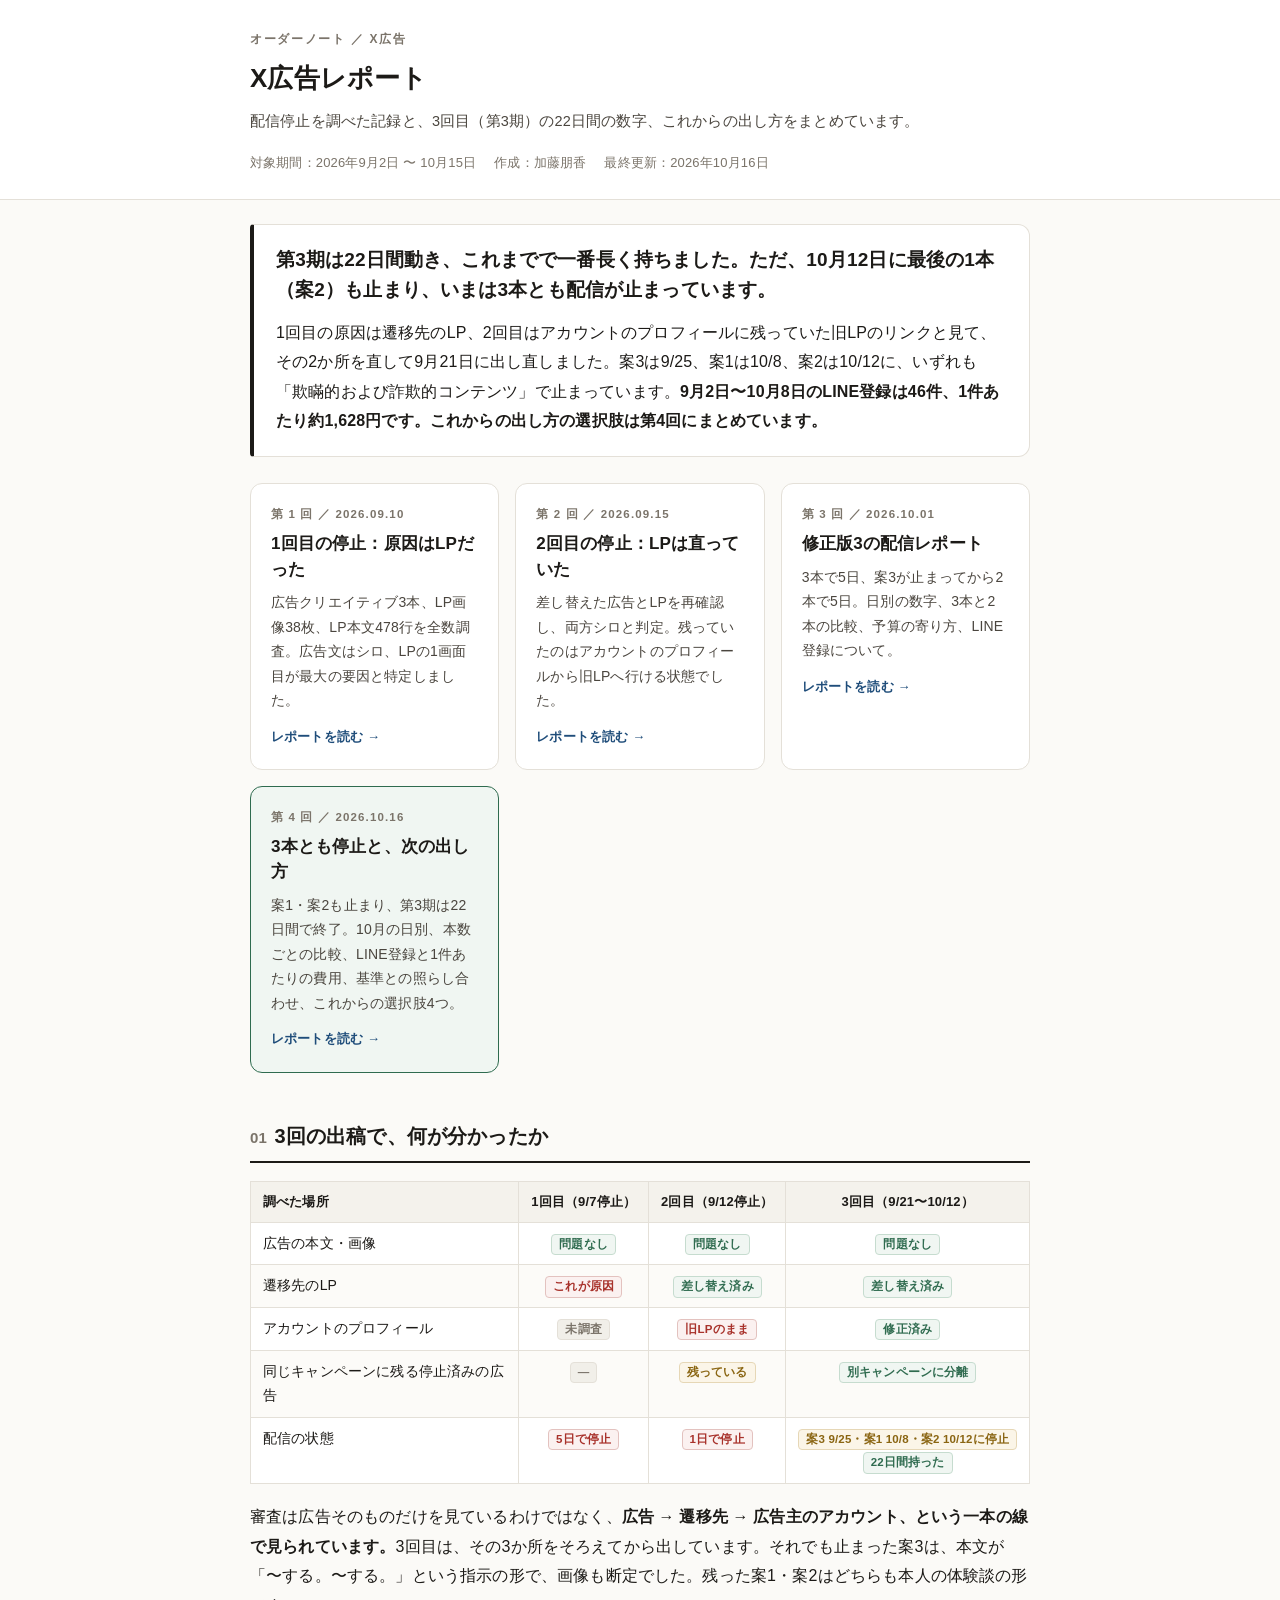
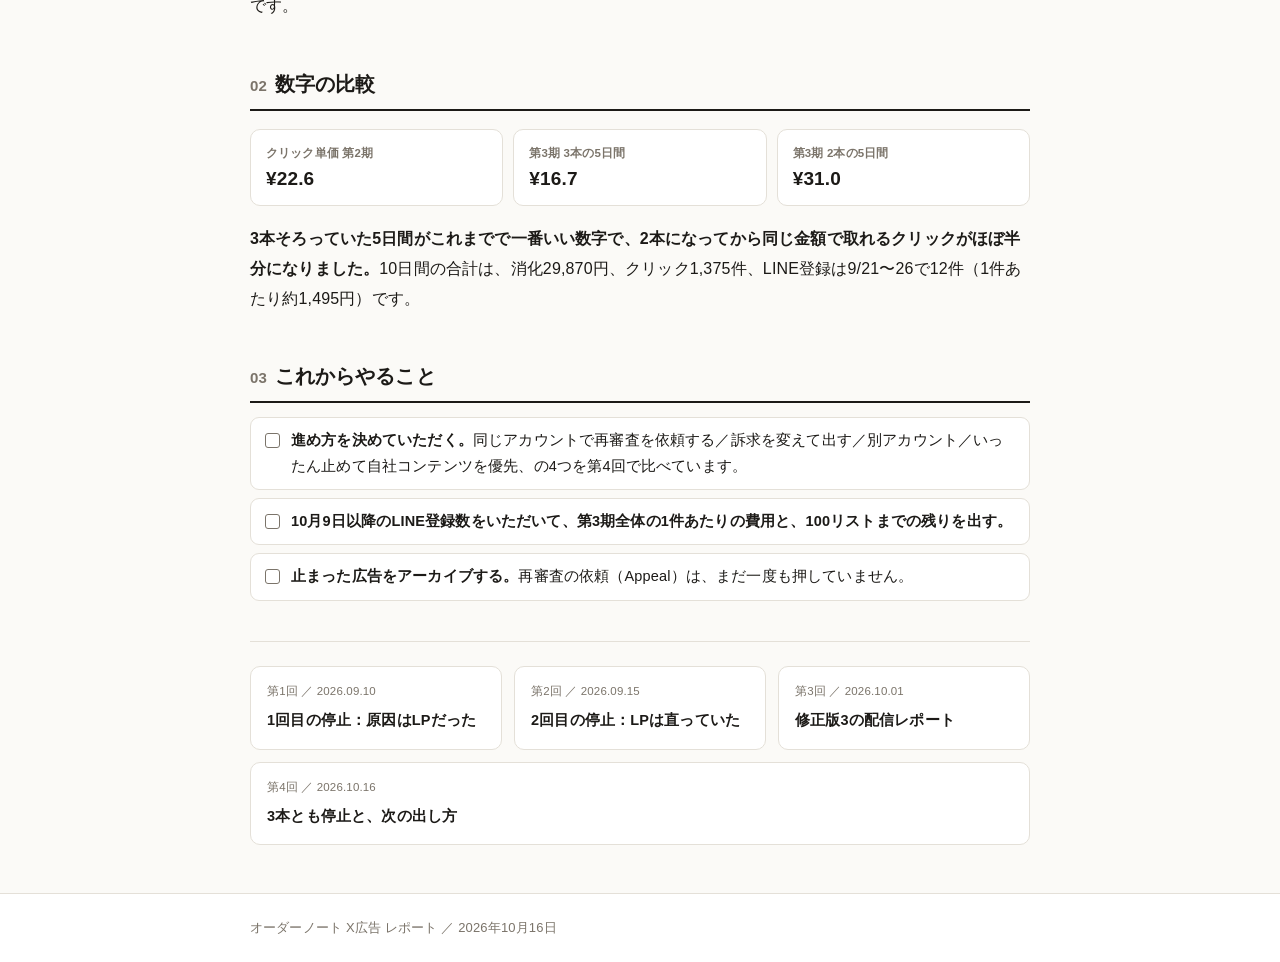
<file: index.html>
<!doctype html>
<html lang="ja">
<head>
<meta charset="utf-8">
<meta name="viewport" content="width=device-width,initial-scale=1,viewport-fit=cover">
<meta name="robots" content="noindex,nofollow">
<title>X広告レポート｜オーダーノート</title>
<link rel="stylesheet" href="style.css">
<style>
.cards.three{gap:16px}
@media(min-width:660px){.cards.three{grid-template-columns:1fr 1fr}}
@media(min-width:900px){.cards.three{grid-template-columns:repeat(3,1fr)}}
.card.now{border-color:var(--ok);background:var(--ok-bg)}
</style>
</head>
<body>

<header class="masthead">
  <div class="wrap">
    <p class="eyebrow">オーダーノート ／ X広告</p>
    <h1>X広告レポート</h1>
    <p class="sub">配信停止を調べた記録と、3回目（第3期）の22日間の数字、これからの出し方をまとめています。</p>
    <ul class="meta">
      <li>対象期間：2026年9月2日 〜 10月15日</li>
      <li>作成：加藤朋香</li>
      <li>最終更新：2026年10月16日</li>
    </ul>
  </div>
</header>

<main class="wrap">

  <div class="verdict">
    <p class="lead">第3期は22日間動き、これまでで一番長く持ちました。ただ、10月12日に最後の1本（案2）も止まり、いまは3本とも配信が止まっています。</p>
    <p>1回目の原因は遷移先のLP、2回目はアカウントのプロフィールに残っていた旧LPのリンクと見て、その2か所を直して9月21日に出し直しました。案3は9/25、案1は10/8、案2は10/12に、いずれも「欺瞞的および詐欺的コンテンツ」で止まっています。<strong>9月2日〜10月8日のLINE登録は46件、1件あたり約1,628円です。これからの出し方の選択肢は第4回にまとめています。</strong></p>
  </div>

  <div class="cards three">
    <a class="card" href="report1.html">
      <span class="k">第 1 回 ／ 2026.09.10</span>
      <span class="h">1回目の停止：原因はLPだった</span>
      <p class="d">広告クリエイティブ3本、LP画像38枚、LP本文478行を全数調査。広告文はシロ、LPの1画面目が最大の要因と特定しました。</p>
      <span class="go">レポートを読む →</span>
    </a>
    <a class="card" href="report2.html">
      <span class="k">第 2 回 ／ 2026.09.15</span>
      <span class="h">2回目の停止：LPは直っていた</span>
      <p class="d">差し替えた広告とLPを再確認し、両方シロと判定。残っていたのはアカウントのプロフィールから旧LPへ行ける状態でした。</p>
      <span class="go">レポートを読む →</span>
    </a>
    <a class="card" href="report3.html">
      <span class="k">第 3 回 ／ 2026.10.01</span>
      <span class="h">修正版3の配信レポート</span>
      <p class="d">3本で5日、案3が止まってから2本で5日。日別の数字、3本と2本の比較、予算の寄り方、LINE登録について。</p>
      <span class="go">レポートを読む →</span>
    </a>
    <a class="card now" href="report4.html">
      <span class="k">第 4 回 ／ 2026.10.16</span>
      <span class="h">3本とも停止と、次の出し方</span>
      <p class="d">案1・案2も止まり、第3期は22日間で終了。10月の日別、本数ごとの比較、LINE登録と1件あたりの費用、基準との照らし合わせ、これからの選択肢4つ。</p>
      <span class="go">レポートを読む →</span>
    </a>
  </div>

  <h2><span class="num">01</span>3回の出稿で、何が分かったか</h2>

  <div class="tw">
  <table>
    <thead>
      <tr><th>調べた場所</th><th class="c">1回目（9/7停止）</th><th class="c">2回目（9/12停止）</th><th class="c">3回目（9/21〜10/12）</th></tr>
    </thead>
    <tbody>
      <tr><td>広告の本文・画像</td><td class="c"><span class="tag ok">問題なし</span></td><td class="c"><span class="tag ok">問題なし</span></td><td class="c"><span class="tag ok">問題なし</span></td></tr>
      <tr><td>遷移先のLP</td><td class="c"><span class="tag ng">これが原因</span></td><td class="c"><span class="tag ok">差し替え済み</span></td><td class="c"><span class="tag ok">差し替え済み</span></td></tr>
      <tr><td>アカウントのプロフィール</td><td class="c"><span class="tag flat">未調査</span></td><td class="c"><span class="tag ng">旧LPのまま</span></td><td class="c"><span class="tag ok">修正済み</span></td></tr>
      <tr><td>同じキャンペーンに残る停止済みの広告</td><td class="c"><span class="tag flat">—</span></td><td class="c"><span class="tag warn">残っている</span></td><td class="c"><span class="tag ok">別キャンペーンに分離</span></td></tr>
      <tr><td>配信の状態</td><td class="c"><span class="tag ng">5日で停止</span></td><td class="c"><span class="tag ng">1日で停止</span></td><td class="c"><span class="tag warn">案3 9/25・案1 10/8・案2 10/12に停止</span><br><span class="tag ok">22日間持った</span></td></tr>
    </tbody>
  </table>
  </div>

  <p>審査は広告そのものだけを見ているわけではなく、<strong>広告 → 遷移先 → 広告主のアカウント、という一本の線で見られています。</strong>3回目は、その3か所をそろえてから出しています。それでも止まった案3は、本文が「〜する。〜する。」という指示の形で、画像も断定でした。残った案1・案2はどちらも本人の体験談の形です。</p>

  <h2><span class="num">02</span>数字の比較</h2>

  <div class="strip">
    <div class="stat"><div class="l">クリック単価 第2期</div><div class="v">¥22.6</div></div>
    <div class="stat"><div class="l">第3期 3本の5日間</div><div class="v">¥16.7</div></div>
    <div class="stat"><div class="l">第3期 2本の5日間</div><div class="v">¥31.0</div></div>
  </div>

  <p><strong>3本そろっていた5日間がこれまでで一番いい数字で、2本になってから同じ金額で取れるクリックがほぼ半分になりました。</strong>10日間の合計は、消化29,870円、クリック1,375件、LINE登録は9/21〜26で12件（1件あたり約1,495円）です。</p>

  <h2><span class="num">03</span>これからやること</h2>

  <ul class="check">
    <li><strong>進め方を決めていただく。</strong>同じアカウントで再審査を依頼する／訴求を変えて出す／別アカウント／いったん止めて自社コンテンツを優先、の4つを第4回で比べています。</li>
    <li><strong>10月9日以降のLINE登録数をいただいて、第3期全体の1件あたりの費用と、100リストまでの残りを出す。</strong></li>
    <li><strong>止まった広告をアーカイブする。</strong>再審査の依頼（Appeal）は、まだ一度も押していません。</li>
  </ul>

  <div class="pager">
    <a href="report1.html"><span class="label">第1回 ／ 2026.09.10</span><span class="name">1回目の停止：原因はLPだった</span></a>
    <a href="report2.html"><span class="label">第2回 ／ 2026.09.15</span><span class="name">2回目の停止：LPは直っていた</span></a>
    <a href="report3.html"><span class="label">第3回 ／ 2026.10.01</span><span class="name">修正版3の配信レポート</span></a>
    <a href="report4.html"><span class="label">第4回 ／ 2026.10.16</span><span class="name">3本とも停止と、次の出し方</span></a>
  </div>

</main>

<footer class="foot">
  <div class="wrap">オーダーノート X広告 レポート ／ 2026年10月16日</div>
</footer>

</body>
</html>
</file>
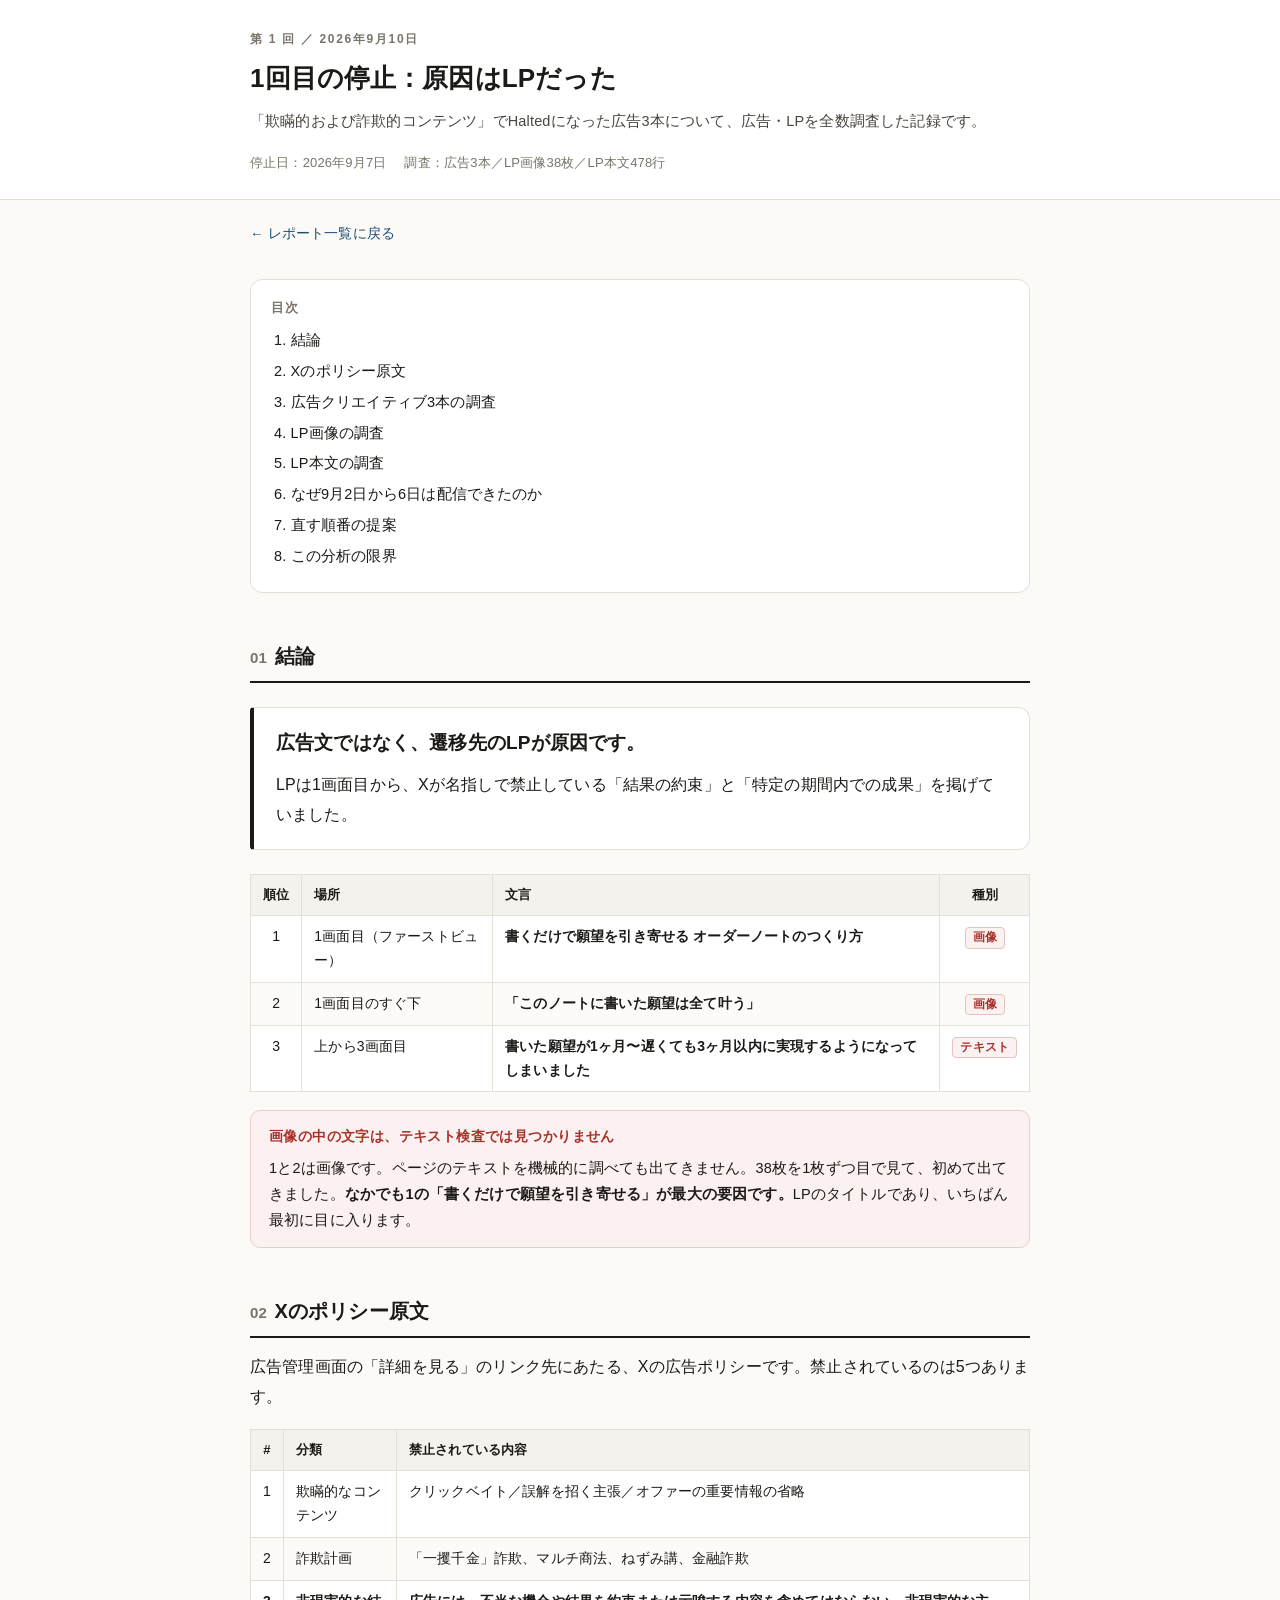
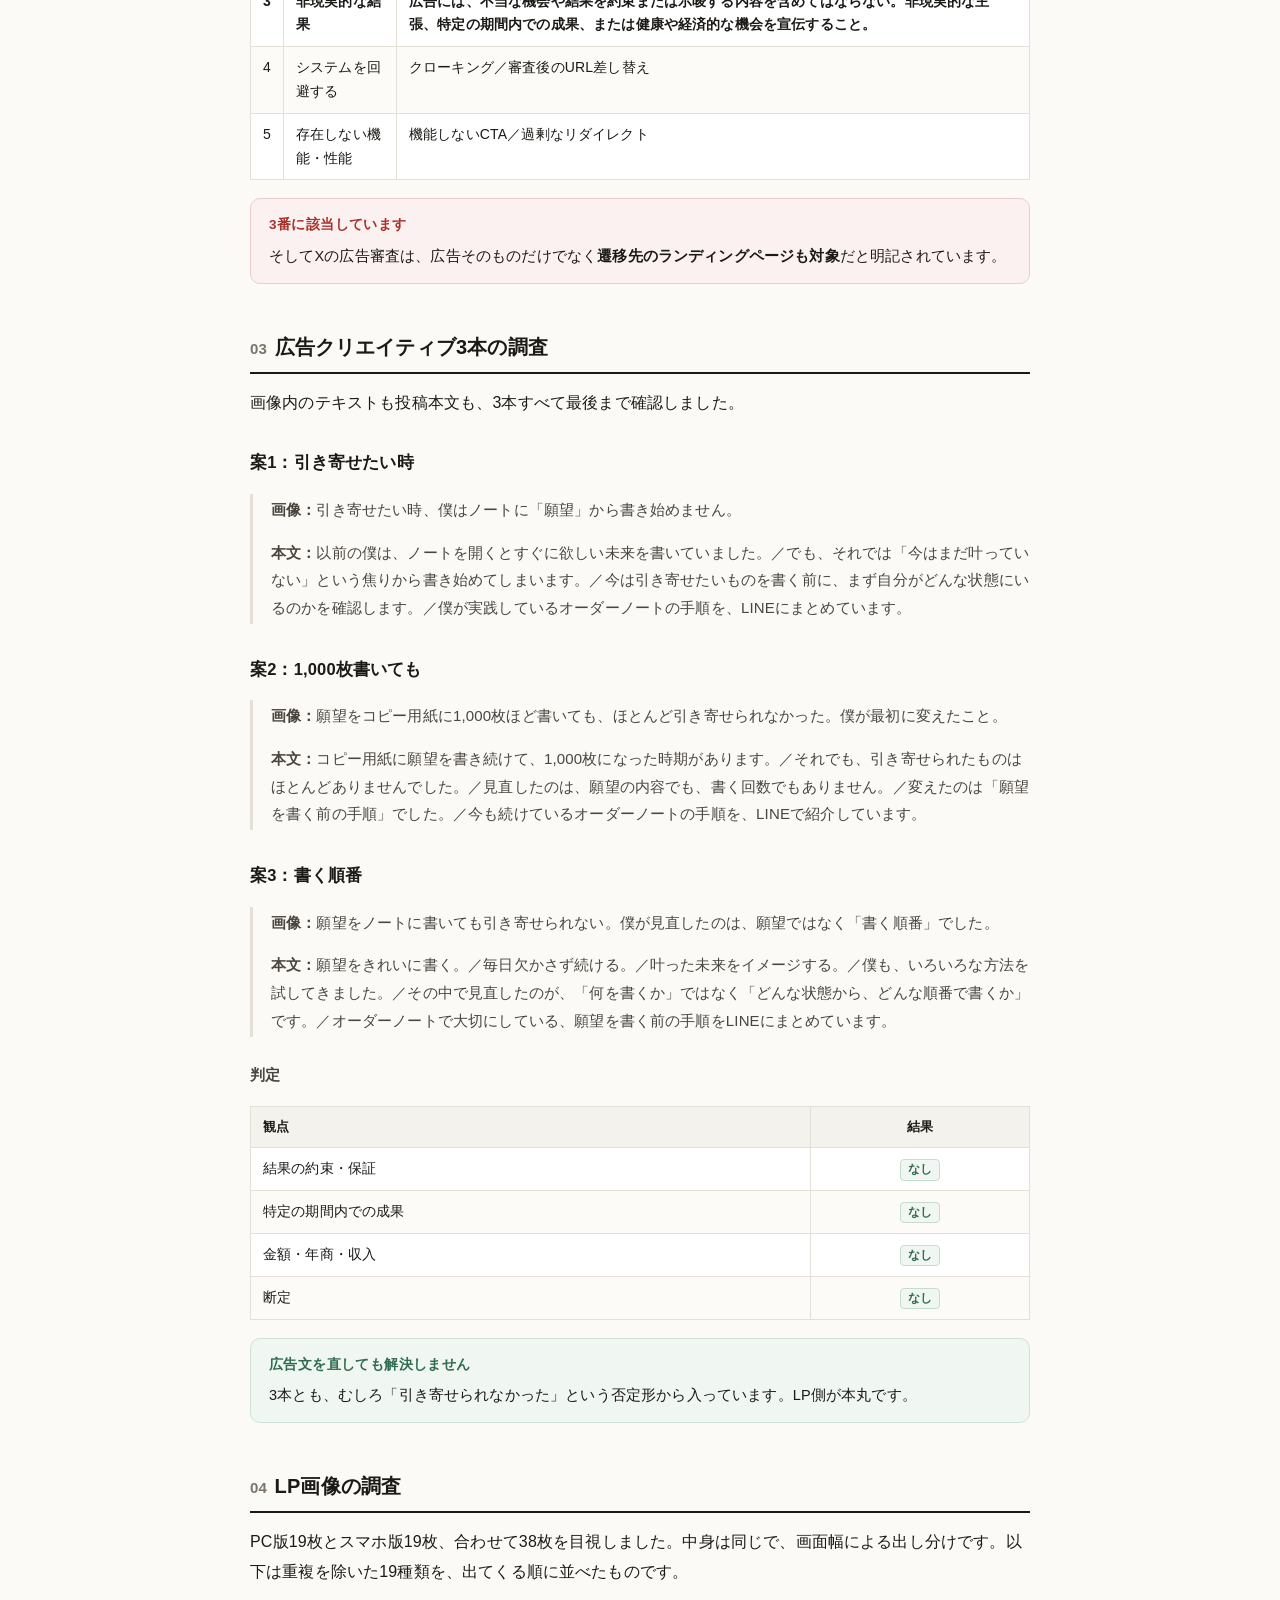
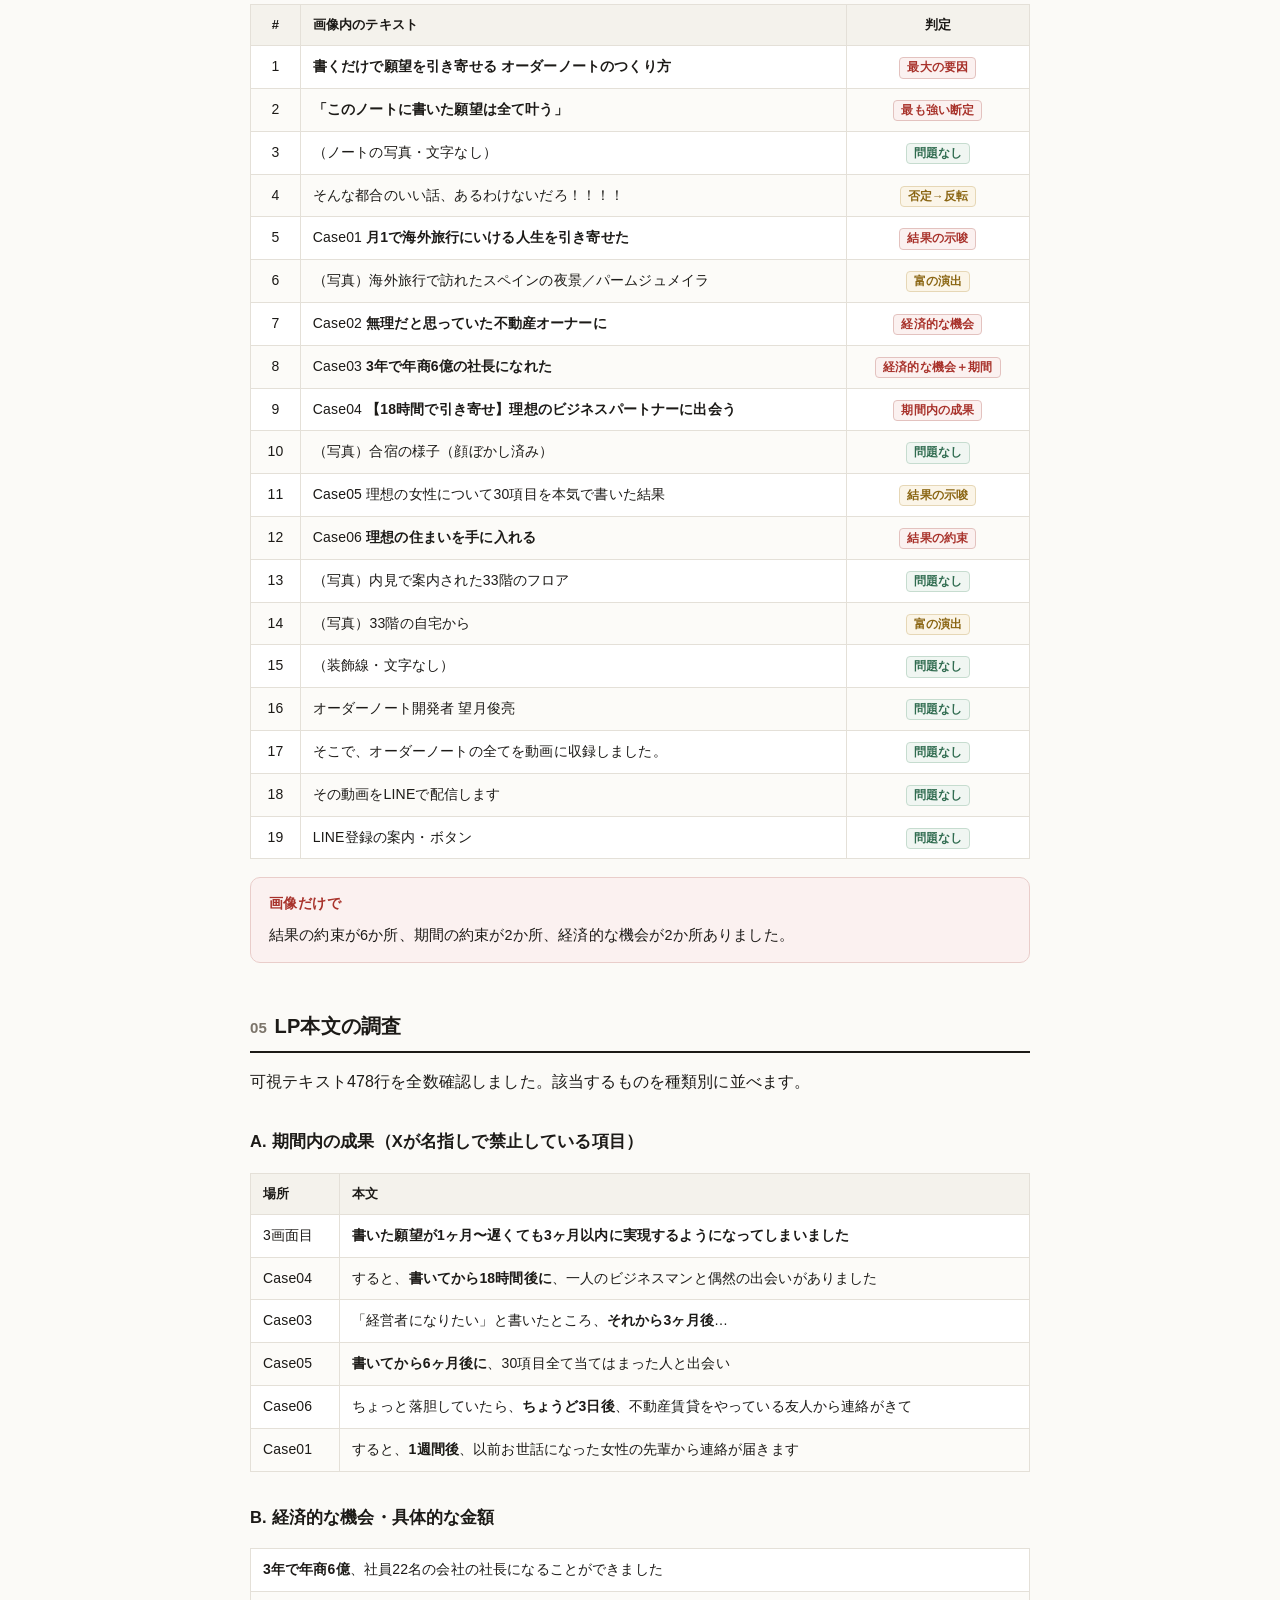
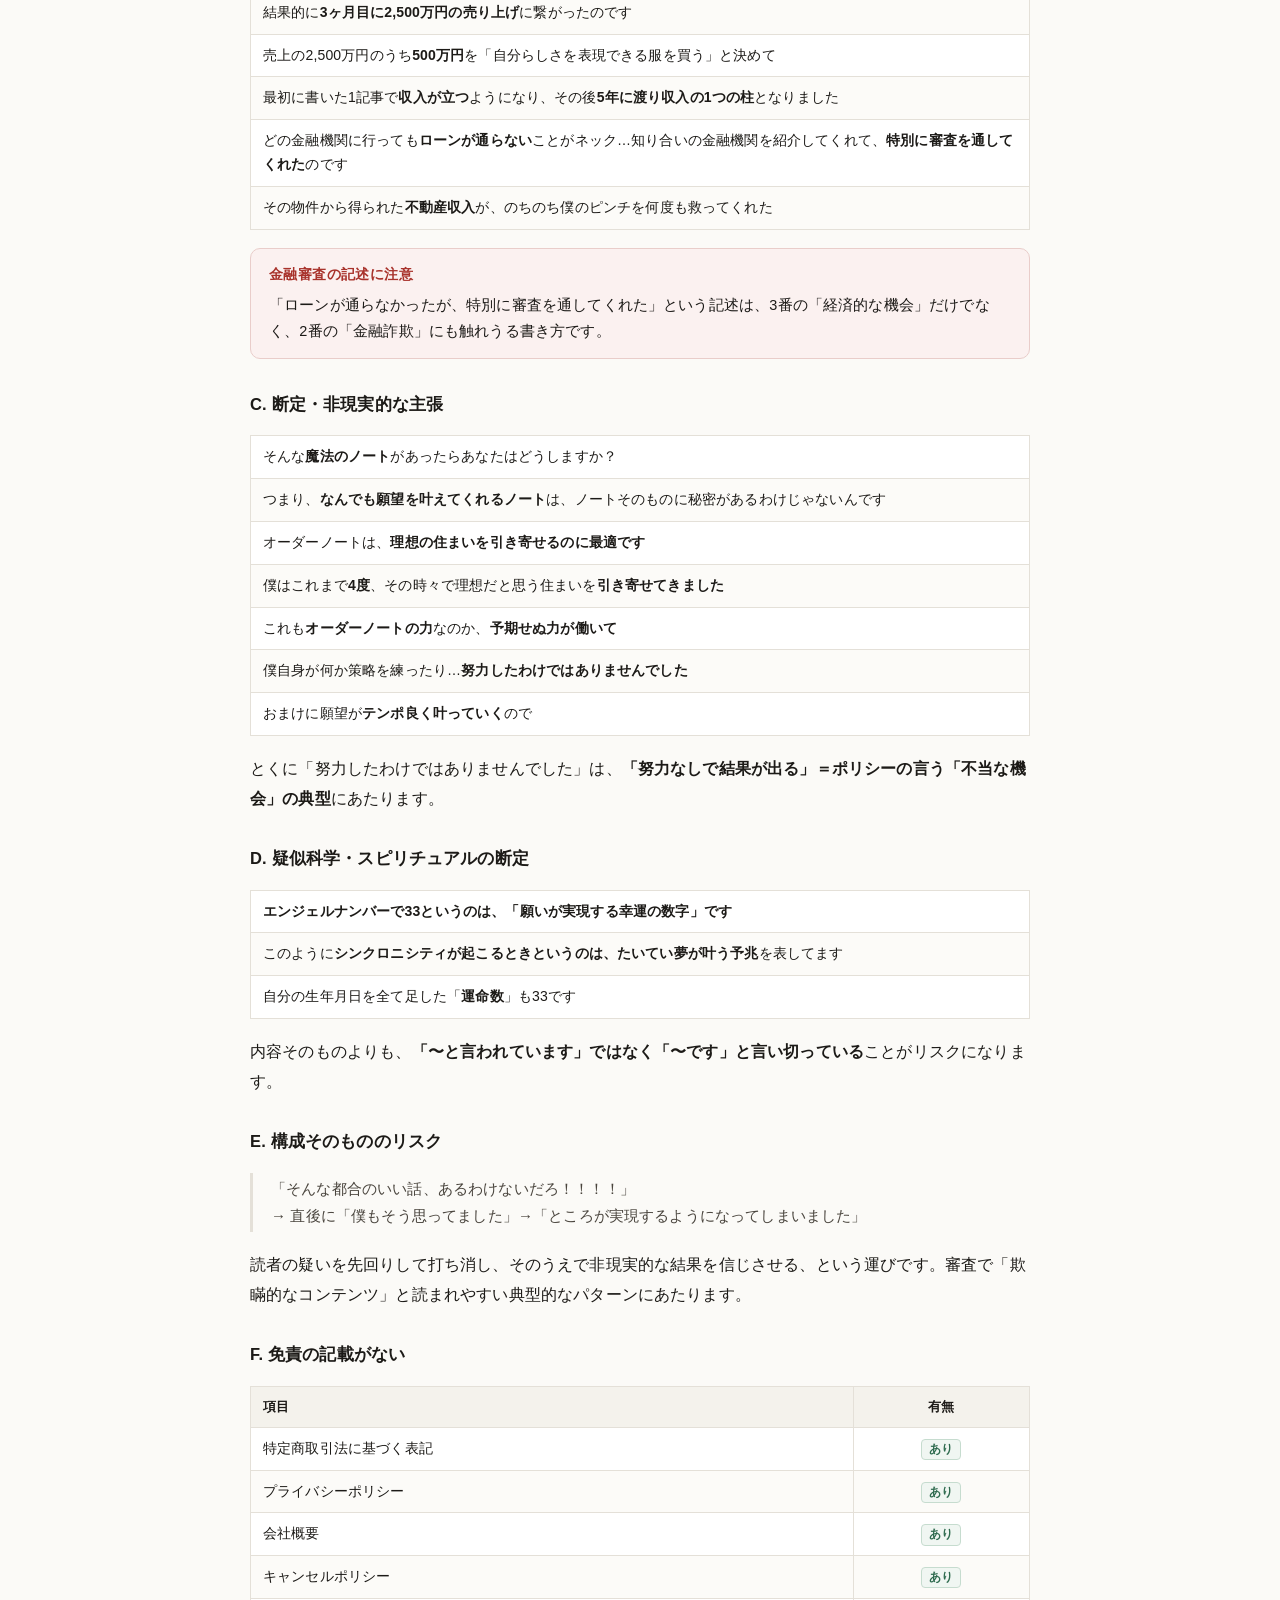
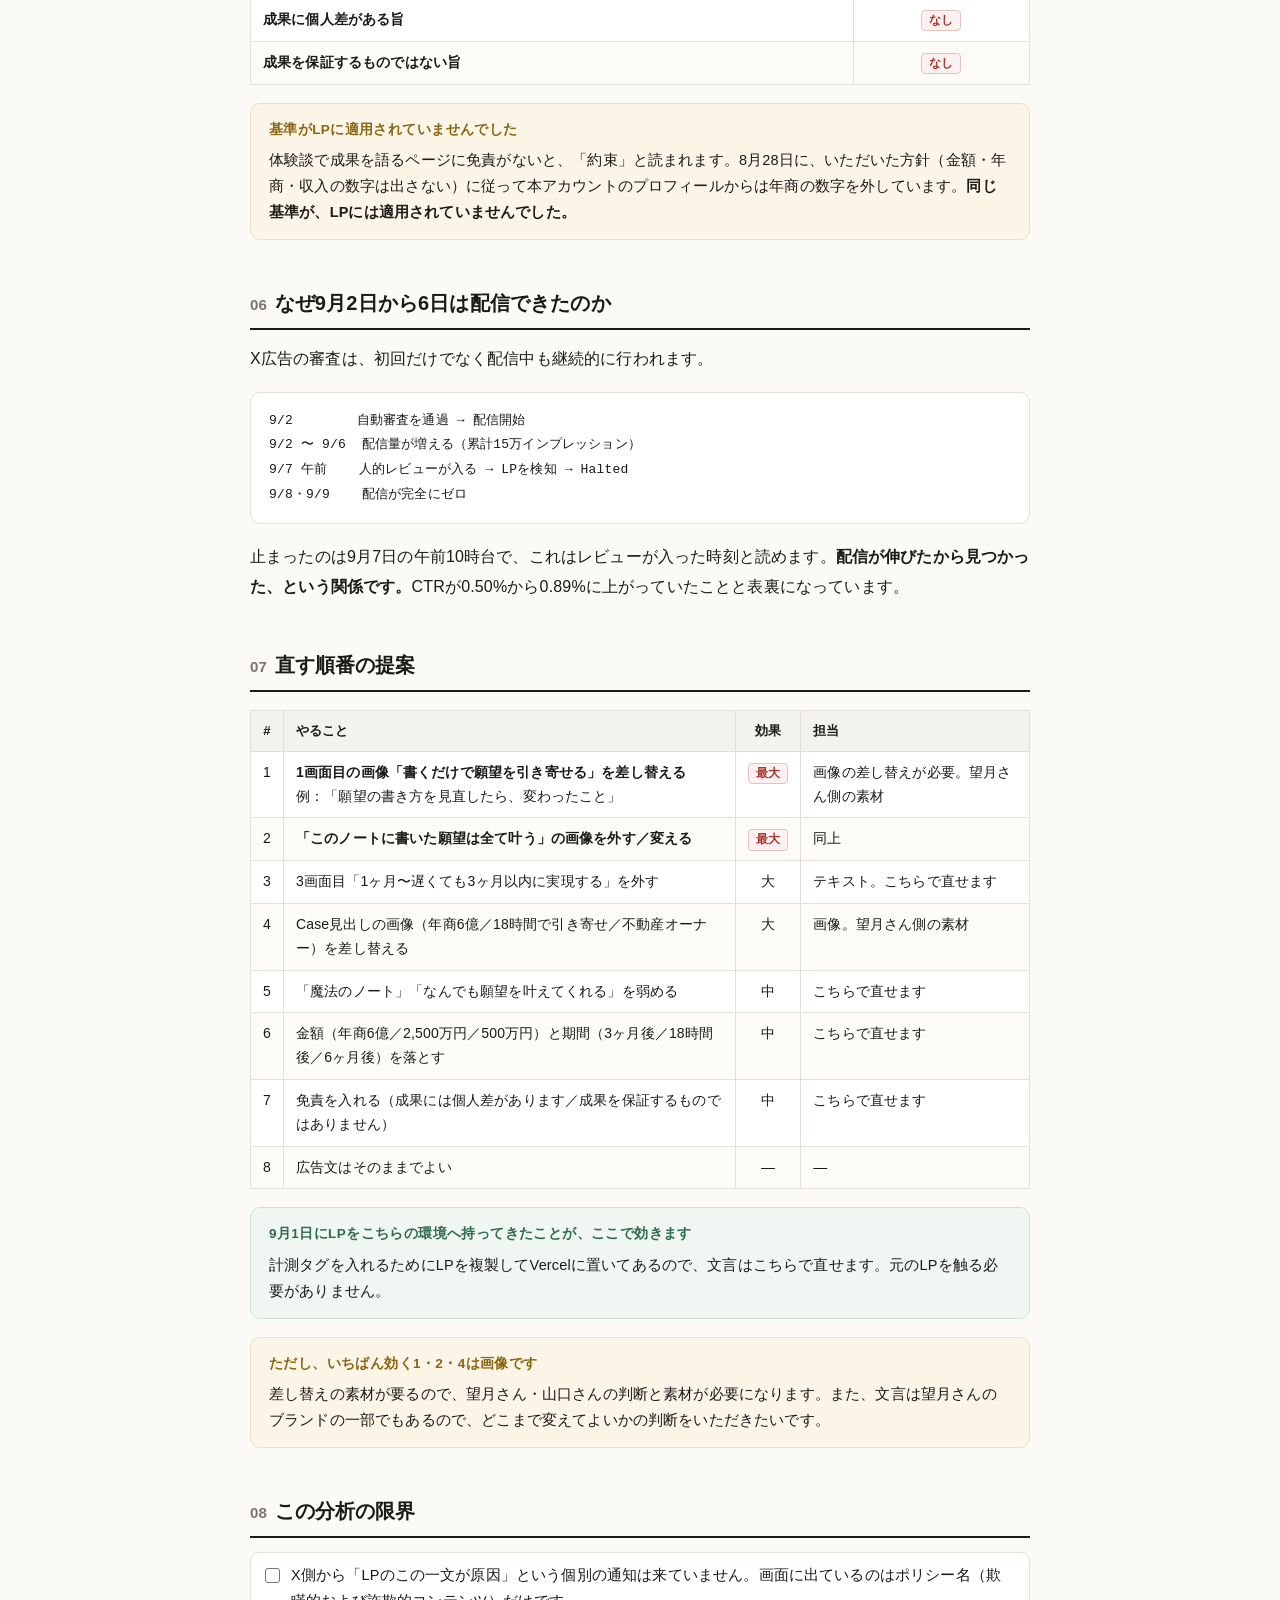
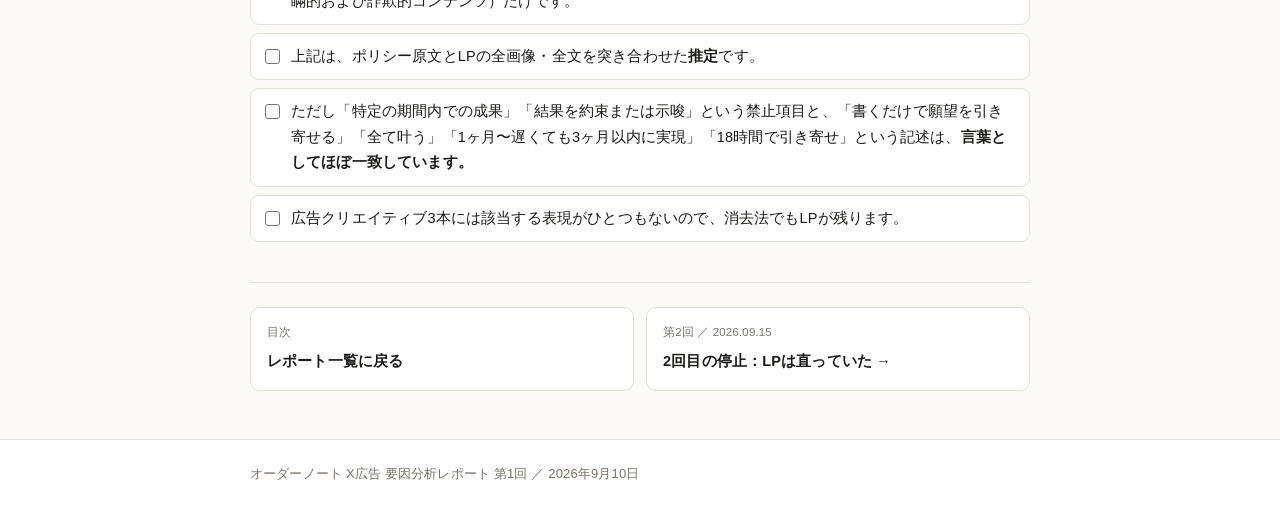
<file: report1.html>
<!doctype html>
<html lang="ja">
<head>
<meta charset="utf-8">
<meta name="viewport" content="width=device-width,initial-scale=1,viewport-fit=cover">
<meta name="robots" content="noindex,nofollow">
<title>第1回 要因分析｜X広告 審査落ち</title>
<link rel="stylesheet" href="style.css">
</head>
<body>

<header class="masthead">
  <div class="wrap">
    <p class="eyebrow">第 1 回 ／ 2026年9月10日</p>
    <h1>1回目の停止：原因はLPだった</h1>
    <p class="sub">「欺瞞的および詐欺的コンテンツ」でHaltedになった広告3本について、広告・LPを全数調査した記録です。</p>
    <ul class="meta">
      <li>停止日：2026年9月7日</li>
      <li>調査：広告3本／LP画像38枚／LP本文478行</li>
    </ul>
  </div>
</header>

<main class="wrap">

  <a class="backlink" href="index.html">← レポート一覧に戻る</a>

  <nav class="toc">
    <h2>目次</h2>
    <ol>
      <li><a href="#s1">結論</a></li>
      <li><a href="#s2">Xのポリシー原文</a></li>
      <li><a href="#s3">広告クリエイティブ3本の調査</a></li>
      <li><a href="#s4">LP画像の調査</a></li>
      <li><a href="#s5">LP本文の調査</a></li>
      <li><a href="#s6">なぜ9月2日から6日は配信できたのか</a></li>
      <li><a href="#s7">直す順番の提案</a></li>
      <li><a href="#s8">この分析の限界</a></li>
    </ol>
  </nav>

  <h2 id="s1"><span class="num">01</span>結論</h2>

  <div class="verdict">
    <p class="lead">広告文ではなく、遷移先のLPが原因です。</p>
    <p>LPは1画面目から、Xが名指しで禁止している「結果の約束」と「特定の期間内での成果」を掲げていました。</p>
  </div>

  <div class="tw">
  <table>
    <thead><tr><th class="c">順位</th><th>場所</th><th>文言</th><th class="c">種別</th></tr></thead>
    <tbody>
      <tr><td class="c">1</td><td>1画面目（ファーストビュー）</td><td><strong>書くだけで願望を引き寄せる オーダーノートのつくり方</strong></td><td class="c"><span class="tag ng">画像</span></td></tr>
      <tr><td class="c">2</td><td>1画面目のすぐ下</td><td><strong>「このノートに書いた願望は全て叶う」</strong></td><td class="c"><span class="tag ng">画像</span></td></tr>
      <tr><td class="c">3</td><td>上から3画面目</td><td><strong>書いた願望が1ヶ月〜遅くても3ヶ月以内に実現するようになってしまいました</strong></td><td class="c"><span class="tag ng">テキスト</span></td></tr>
    </tbody>
  </table>
  </div>

  <div class="note ng">
    <span class="t">画像の中の文字は、テキスト検査では見つかりません</span>
    <p>1と2は画像です。ページのテキストを機械的に調べても出てきません。38枚を1枚ずつ目で見て、初めて出てきました。<strong>なかでも1の「書くだけで願望を引き寄せる」が最大の要因です。</strong>LPのタイトルであり、いちばん最初に目に入ります。</p>
  </div>

  <h2 id="s2"><span class="num">02</span>Xのポリシー原文</h2>

  <p>広告管理画面の「詳細を見る」のリンク先にあたる、Xの広告ポリシーです。禁止されているのは5つあります。</p>

  <div class="tw">
  <table>
    <thead><tr><th class="c">#</th><th>分類</th><th>禁止されている内容</th></tr></thead>
    <tbody>
      <tr><td class="c">1</td><td>欺瞞的なコンテンツ</td><td>クリックベイト／誤解を招く主張／オファーの重要情報の省略</td></tr>
      <tr><td class="c">2</td><td>詐欺計画</td><td>「一攫千金」詐欺、マルチ商法、ねずみ講、金融詐欺</td></tr>
      <tr><td class="c"><strong>3</strong></td><td><strong>非現実的な結果</strong></td><td><strong>広告には、不当な機会や結果を約束または示唆する内容を含めてはならない。非現実的な主張、特定の期間内での成果、または健康や経済的な機会を宣伝すること。</strong></td></tr>
      <tr><td class="c">4</td><td>システムを回避する</td><td>クローキング／審査後のURL差し替え</td></tr>
      <tr><td class="c">5</td><td>存在しない機能・性能</td><td>機能しないCTA／過剰なリダイレクト</td></tr>
    </tbody>
  </table>
  </div>

  <div class="note ng">
    <span class="t">3番に該当しています</span>
    <p>そしてXの広告審査は、広告そのものだけでなく<strong>遷移先のランディングページも対象</strong>だと明記されています。</p>
  </div>

  <h2 id="s3"><span class="num">03</span>広告クリエイティブ3本の調査</h2>

  <p>画像内のテキストも投稿本文も、3本すべて最後まで確認しました。</p>

  <h3>案1：引き寄せたい時</h3>
  <blockquote>
    <p><strong>画像：</strong>引き寄せたい時、僕はノートに「願望」から書き始めません。</p>
    <p><strong>本文：</strong>以前の僕は、ノートを開くとすぐに欲しい未来を書いていました。／でも、それでは「今はまだ叶っていない」という焦りから書き始めてしまいます。／今は引き寄せたいものを書く前に、まず自分がどんな状態にいるのかを確認します。／僕が実践しているオーダーノートの手順を、LINEにまとめています。</p>
  </blockquote>

  <h3>案2：1,000枚書いても</h3>
  <blockquote>
    <p><strong>画像：</strong>願望をコピー用紙に1,000枚ほど書いても、ほとんど引き寄せられなかった。僕が最初に変えたこと。</p>
    <p><strong>本文：</strong>コピー用紙に願望を書き続けて、1,000枚になった時期があります。／それでも、引き寄せられたものはほとんどありませんでした。／見直したのは、願望の内容でも、書く回数でもありません。／変えたのは「願望を書く前の手順」でした。／今も続けているオーダーノートの手順を、LINEで紹介しています。</p>
  </blockquote>

  <h3>案3：書く順番</h3>
  <blockquote>
    <p><strong>画像：</strong>願望をノートに書いても引き寄せられない。僕が見直したのは、願望ではなく「書く順番」でした。</p>
    <p><strong>本文：</strong>願望をきれいに書く。／毎日欠かさず続ける。／叶った未来をイメージする。／僕も、いろいろな方法を試してきました。／その中で見直したのが、「何を書くか」ではなく「どんな状態から、どんな順番で書くか」です。／オーダーノートで大切にしている、願望を書く前の手順をLINEにまとめています。</p>
  </blockquote>

  <h4>判定</h4>
  <div class="tw">
  <table>
    <thead><tr><th>観点</th><th class="c">結果</th></tr></thead>
    <tbody>
      <tr><td>結果の約束・保証</td><td class="c"><span class="tag ok">なし</span></td></tr>
      <tr><td>特定の期間内での成果</td><td class="c"><span class="tag ok">なし</span></td></tr>
      <tr><td>金額・年商・収入</td><td class="c"><span class="tag ok">なし</span></td></tr>
      <tr><td>断定</td><td class="c"><span class="tag ok">なし</span></td></tr>
    </tbody>
  </table>
  </div>

  <div class="note ok">
    <span class="t">広告文を直しても解決しません</span>
    <p>3本とも、むしろ「引き寄せられなかった」という否定形から入っています。LP側が本丸です。</p>
  </div>

  <h2 id="s4"><span class="num">04</span>LP画像の調査</h2>

  <p>PC版19枚とスマホ版19枚、合わせて38枚を目視しました。中身は同じで、画面幅による出し分けです。以下は重複を除いた19種類を、出てくる順に並べたものです。</p>

  <div class="tw">
  <table>
    <thead><tr><th class="c">#</th><th>画像内のテキスト</th><th class="c">判定</th></tr></thead>
    <tbody>
      <tr><td class="c">1</td><td><strong>書くだけで願望を引き寄せる オーダーノートのつくり方</strong></td><td class="c"><span class="tag ng">最大の要因</span></td></tr>
      <tr><td class="c">2</td><td><strong>「このノートに書いた願望は全て叶う」</strong></td><td class="c"><span class="tag ng">最も強い断定</span></td></tr>
      <tr><td class="c">3</td><td>（ノートの写真・文字なし）</td><td class="c"><span class="tag ok">問題なし</span></td></tr>
      <tr><td class="c">4</td><td>そんな都合のいい話、あるわけないだろ！！！！</td><td class="c"><span class="tag warn">否定→反転</span></td></tr>
      <tr><td class="c">5</td><td>Case01 <strong>月1で海外旅行にいける人生を引き寄せた</strong></td><td class="c"><span class="tag ng">結果の示唆</span></td></tr>
      <tr><td class="c">6</td><td>（写真）海外旅行で訪れたスペインの夜景／パームジュメイラ</td><td class="c"><span class="tag warn">富の演出</span></td></tr>
      <tr><td class="c">7</td><td>Case02 <strong>無理だと思っていた不動産オーナーに</strong></td><td class="c"><span class="tag ng">経済的な機会</span></td></tr>
      <tr><td class="c">8</td><td>Case03 <strong>3年で年商6億の社長になれた</strong></td><td class="c"><span class="tag ng">経済的な機会＋期間</span></td></tr>
      <tr><td class="c">9</td><td>Case04 <strong>【18時間で引き寄せ】理想のビジネスパートナーに出会う</strong></td><td class="c"><span class="tag ng">期間内の成果</span></td></tr>
      <tr><td class="c">10</td><td>（写真）合宿の様子（顔ぼかし済み）</td><td class="c"><span class="tag ok">問題なし</span></td></tr>
      <tr><td class="c">11</td><td>Case05 理想の女性について30項目を本気で書いた結果</td><td class="c"><span class="tag warn">結果の示唆</span></td></tr>
      <tr><td class="c">12</td><td>Case06 <strong>理想の住まいを手に入れる</strong></td><td class="c"><span class="tag ng">結果の約束</span></td></tr>
      <tr><td class="c">13</td><td>（写真）内見で案内された33階のフロア</td><td class="c"><span class="tag ok">問題なし</span></td></tr>
      <tr><td class="c">14</td><td>（写真）33階の自宅から</td><td class="c"><span class="tag warn">富の演出</span></td></tr>
      <tr><td class="c">15</td><td>（装飾線・文字なし）</td><td class="c"><span class="tag ok">問題なし</span></td></tr>
      <tr><td class="c">16</td><td>オーダーノート開発者 望月俊亮</td><td class="c"><span class="tag ok">問題なし</span></td></tr>
      <tr><td class="c">17</td><td>そこで、オーダーノートの全てを動画に収録しました。</td><td class="c"><span class="tag ok">問題なし</span></td></tr>
      <tr><td class="c">18</td><td>その動画をLINEで配信します</td><td class="c"><span class="tag ok">問題なし</span></td></tr>
      <tr><td class="c">19</td><td>LINE登録の案内・ボタン</td><td class="c"><span class="tag ok">問題なし</span></td></tr>
    </tbody>
  </table>
  </div>

  <div class="note ng">
    <span class="t">画像だけで</span>
    <p>結果の約束が6か所、期間の約束が2か所、経済的な機会が2か所ありました。</p>
  </div>

  <h2 id="s5"><span class="num">05</span>LP本文の調査</h2>

  <p>可視テキスト478行を全数確認しました。該当するものを種類別に並べます。</p>

  <h3>A. 期間内の成果（Xが名指しで禁止している項目）</h3>
  <div class="tw">
  <table>
    <thead><tr><th>場所</th><th>本文</th></tr></thead>
    <tbody>
      <tr><td>3画面目</td><td><strong>書いた願望が1ヶ月〜遅くても3ヶ月以内に実現するようになってしまいました</strong></td></tr>
      <tr><td>Case04</td><td>すると、<strong>書いてから18時間後に</strong>、一人のビジネスマンと偶然の出会いがありました</td></tr>
      <tr><td>Case03</td><td>「経営者になりたい」と書いたところ、<strong>それから3ヶ月後</strong>…</td></tr>
      <tr><td>Case05</td><td><strong>書いてから6ヶ月後に</strong>、30項目全て当てはまった人と出会い</td></tr>
      <tr><td>Case06</td><td>ちょっと落胆していたら、<strong>ちょうど3日後</strong>、不動産賃貸をやっている友人から連絡がきて</td></tr>
      <tr><td>Case01</td><td>すると、<strong>1週間後</strong>、以前お世話になった女性の先輩から連絡が届きます</td></tr>
    </tbody>
  </table>
  </div>

  <h3>B. 経済的な機会・具体的な金額</h3>
  <div class="tw">
  <table>
    <tbody>
      <tr><td><strong>3年で年商6億</strong>、社員22名の会社の社長になることができました</td></tr>
      <tr><td>結果的に<strong>3ヶ月目に2,500万円の売り上げ</strong>に繋がったのです</td></tr>
      <tr><td>売上の2,500万円のうち<strong>500万円</strong>を「自分らしさを表現できる服を買う」と決めて</td></tr>
      <tr><td>最初に書いた1記事で<strong>収入が立つ</strong>ようになり、その後<strong>5年に渡り収入の1つの柱</strong>となりました</td></tr>
      <tr><td>どの金融機関に行っても<strong>ローンが通らない</strong>ことがネック…知り合いの金融機関を紹介してくれて、<strong>特別に審査を通してくれた</strong>のです</td></tr>
      <tr><td>その物件から得られた<strong>不動産収入</strong>が、のちのち僕のピンチを何度も救ってくれた</td></tr>
    </tbody>
  </table>
  </div>

  <div class="note ng">
    <span class="t">金融審査の記述に注意</span>
    <p>「ローンが通らなかったが、特別に審査を通してくれた」という記述は、3番の「経済的な機会」だけでなく、2番の「金融詐欺」にも触れうる書き方です。</p>
  </div>

  <h3>C. 断定・非現実的な主張</h3>
  <div class="tw">
  <table>
    <tbody>
      <tr><td>そんな<strong>魔法のノート</strong>があったらあなたはどうしますか？</td></tr>
      <tr><td>つまり、<strong>なんでも願望を叶えてくれるノート</strong>は、ノートそのものに秘密があるわけじゃないんです</td></tr>
      <tr><td>オーダーノートは、<strong>理想の住まいを引き寄せるのに最適です</strong></td></tr>
      <tr><td>僕はこれまで<strong>4度</strong>、その時々で理想だと思う住まいを<strong>引き寄せてきました</strong></td></tr>
      <tr><td>これも<strong>オーダーノートの力</strong>なのか、<strong>予期せぬ力が働いて</strong></td></tr>
      <tr><td>僕自身が何か策略を練ったり…<strong>努力したわけではありませんでした</strong></td></tr>
      <tr><td>おまけに願望が<strong>テンポ良く叶っていく</strong>ので</td></tr>
    </tbody>
  </table>
  </div>

  <p>とくに「努力したわけではありませんでした」は、<strong>「努力なしで結果が出る」＝ポリシーの言う「不当な機会」の典型</strong>にあたります。</p>

  <h3>D. 疑似科学・スピリチュアルの断定</h3>
  <div class="tw">
  <table>
    <tbody>
      <tr><td><strong>エンジェルナンバーで33というのは、「願いが実現する幸運の数字」です</strong></td></tr>
      <tr><td>このように<strong>シンクロニシティが起こるときというのは、たいてい夢が叶う予兆</strong>を表してます</td></tr>
      <tr><td>自分の生年月日を全て足した「<strong>運命数</strong>」も33です</td></tr>
    </tbody>
  </table>
  </div>

  <p>内容そのものよりも、<strong>「〜と言われています」ではなく「〜です」と言い切っている</strong>ことがリスクになります。</p>

  <h3>E. 構成そのもののリスク</h3>
  <blockquote>
    <p>「そんな都合のいい話、あるわけないだろ！！！！」<br>→ 直後に「僕もそう思ってました」→「ところが実現するようになってしまいました」</p>
  </blockquote>
  <p>読者の疑いを先回りして打ち消し、そのうえで非現実的な結果を信じさせる、という運びです。審査で「欺瞞的なコンテンツ」と読まれやすい典型的なパターンにあたります。</p>

  <h3>F. 免責の記載がない</h3>
  <div class="tw">
  <table>
    <thead><tr><th>項目</th><th class="c">有無</th></tr></thead>
    <tbody>
      <tr><td>特定商取引法に基づく表記</td><td class="c"><span class="tag ok">あり</span></td></tr>
      <tr><td>プライバシーポリシー</td><td class="c"><span class="tag ok">あり</span></td></tr>
      <tr><td>会社概要</td><td class="c"><span class="tag ok">あり</span></td></tr>
      <tr><td>キャンセルポリシー</td><td class="c"><span class="tag ok">あり</span></td></tr>
      <tr><td><strong>成果に個人差がある旨</strong></td><td class="c"><span class="tag ng">なし</span></td></tr>
      <tr><td><strong>成果を保証するものではない旨</strong></td><td class="c"><span class="tag ng">なし</span></td></tr>
    </tbody>
  </table>
  </div>

  <div class="note warn">
    <span class="t">基準がLPに適用されていませんでした</span>
    <p>体験談で成果を語るページに免責がないと、「約束」と読まれます。8月28日に、いただいた方針（金額・年商・収入の数字は出さない）に従って本アカウントのプロフィールからは年商の数字を外しています。<strong>同じ基準が、LPには適用されていませんでした。</strong></p>
  </div>

  <h2 id="s6"><span class="num">06</span>なぜ9月2日から6日は配信できたのか</h2>

  <p>X広告の審査は、初回だけでなく配信中も継続的に行われます。</p>

  <pre class="flow">9/2        自動審査を通過 → 配信開始
9/2 〜 9/6  配信量が増える（累計15万インプレッション）
9/7 午前    人的レビューが入る → LPを検知 → Halted
9/8・9/9    配信が完全にゼロ</pre>

  <p>止まったのは9月7日の午前10時台で、これはレビューが入った時刻と読めます。<strong>配信が伸びたから見つかった、という関係です。</strong>CTRが0.50%から0.89%に上がっていたことと表裏になっています。</p>

  <h2 id="s7"><span class="num">07</span>直す順番の提案</h2>

  <div class="tw">
  <table>
    <thead><tr><th class="c">#</th><th>やること</th><th class="c">効果</th><th>担当</th></tr></thead>
    <tbody>
      <tr><td class="c">1</td><td><strong>1画面目の画像「書くだけで願望を引き寄せる」を差し替える</strong><br>例：「願望の書き方を見直したら、変わったこと」</td><td class="c"><span class="tag ng">最大</span></td><td>画像の差し替えが必要。望月さん側の素材</td></tr>
      <tr><td class="c">2</td><td><strong>「このノートに書いた願望は全て叶う」の画像を外す／変える</strong></td><td class="c"><span class="tag ng">最大</span></td><td>同上</td></tr>
      <tr><td class="c">3</td><td>3画面目「1ヶ月〜遅くても3ヶ月以内に実現する」を外す</td><td class="c">大</td><td>テキスト。こちらで直せます</td></tr>
      <tr><td class="c">4</td><td>Case見出しの画像（年商6億／18時間で引き寄せ／不動産オーナー）を差し替える</td><td class="c">大</td><td>画像。望月さん側の素材</td></tr>
      <tr><td class="c">5</td><td>「魔法のノート」「なんでも願望を叶えてくれる」を弱める</td><td class="c">中</td><td>こちらで直せます</td></tr>
      <tr><td class="c">6</td><td>金額（年商6億／2,500万円／500万円）と期間（3ヶ月後／18時間後／6ヶ月後）を落とす</td><td class="c">中</td><td>こちらで直せます</td></tr>
      <tr><td class="c">7</td><td>免責を入れる（成果には個人差があります／成果を保証するものではありません）</td><td class="c">中</td><td>こちらで直せます</td></tr>
      <tr><td class="c">8</td><td>広告文はそのままでよい</td><td class="c">—</td><td>—</td></tr>
    </tbody>
  </table>
  </div>

  <div class="note ok">
    <span class="t">9月1日にLPをこちらの環境へ持ってきたことが、ここで効きます</span>
    <p>計測タグを入れるためにLPを複製してVercelに置いてあるので、文言はこちらで直せます。元のLPを触る必要がありません。</p>
  </div>

  <div class="note warn">
    <span class="t">ただし、いちばん効く1・2・4は画像です</span>
    <p>差し替えの素材が要るので、望月さん・山口さんの判断と素材が必要になります。また、文言は望月さんのブランドの一部でもあるので、どこまで変えてよいかの判断をいただきたいです。</p>
  </div>

  <h2 id="s8"><span class="num">08</span>この分析の限界</h2>

  <ul class="check">
    <li>X側から「LPのこの一文が原因」という個別の通知は来ていません。画面に出ているのはポリシー名（欺瞞的および詐欺的コンテンツ）だけです。</li>
    <li>上記は、ポリシー原文とLPの全画像・全文を突き合わせた<strong>推定</strong>です。</li>
    <li>ただし「特定の期間内での成果」「結果を約束または示唆」という禁止項目と、「書くだけで願望を引き寄せる」「全て叶う」「1ヶ月〜遅くても3ヶ月以内に実現」「18時間で引き寄せ」という記述は、<strong>言葉としてほぼ一致しています。</strong></li>
    <li>広告クリエイティブ3本には該当する表現がひとつもないので、消去法でもLPが残ります。</li>
  </ul>

  <div class="pager">
    <a href="index.html"><span class="label">目次</span><span class="name">レポート一覧に戻る</span></a>
    <a href="report2.html"><span class="label">第2回 ／ 2026.09.15</span><span class="name">2回目の停止：LPは直っていた →</span></a>
  </div>

</main>

<footer class="foot">
  <div class="wrap">オーダーノート X広告 要因分析レポート 第1回 ／ 2026年9月10日</div>
</footer>

</body>
</html>
</file>
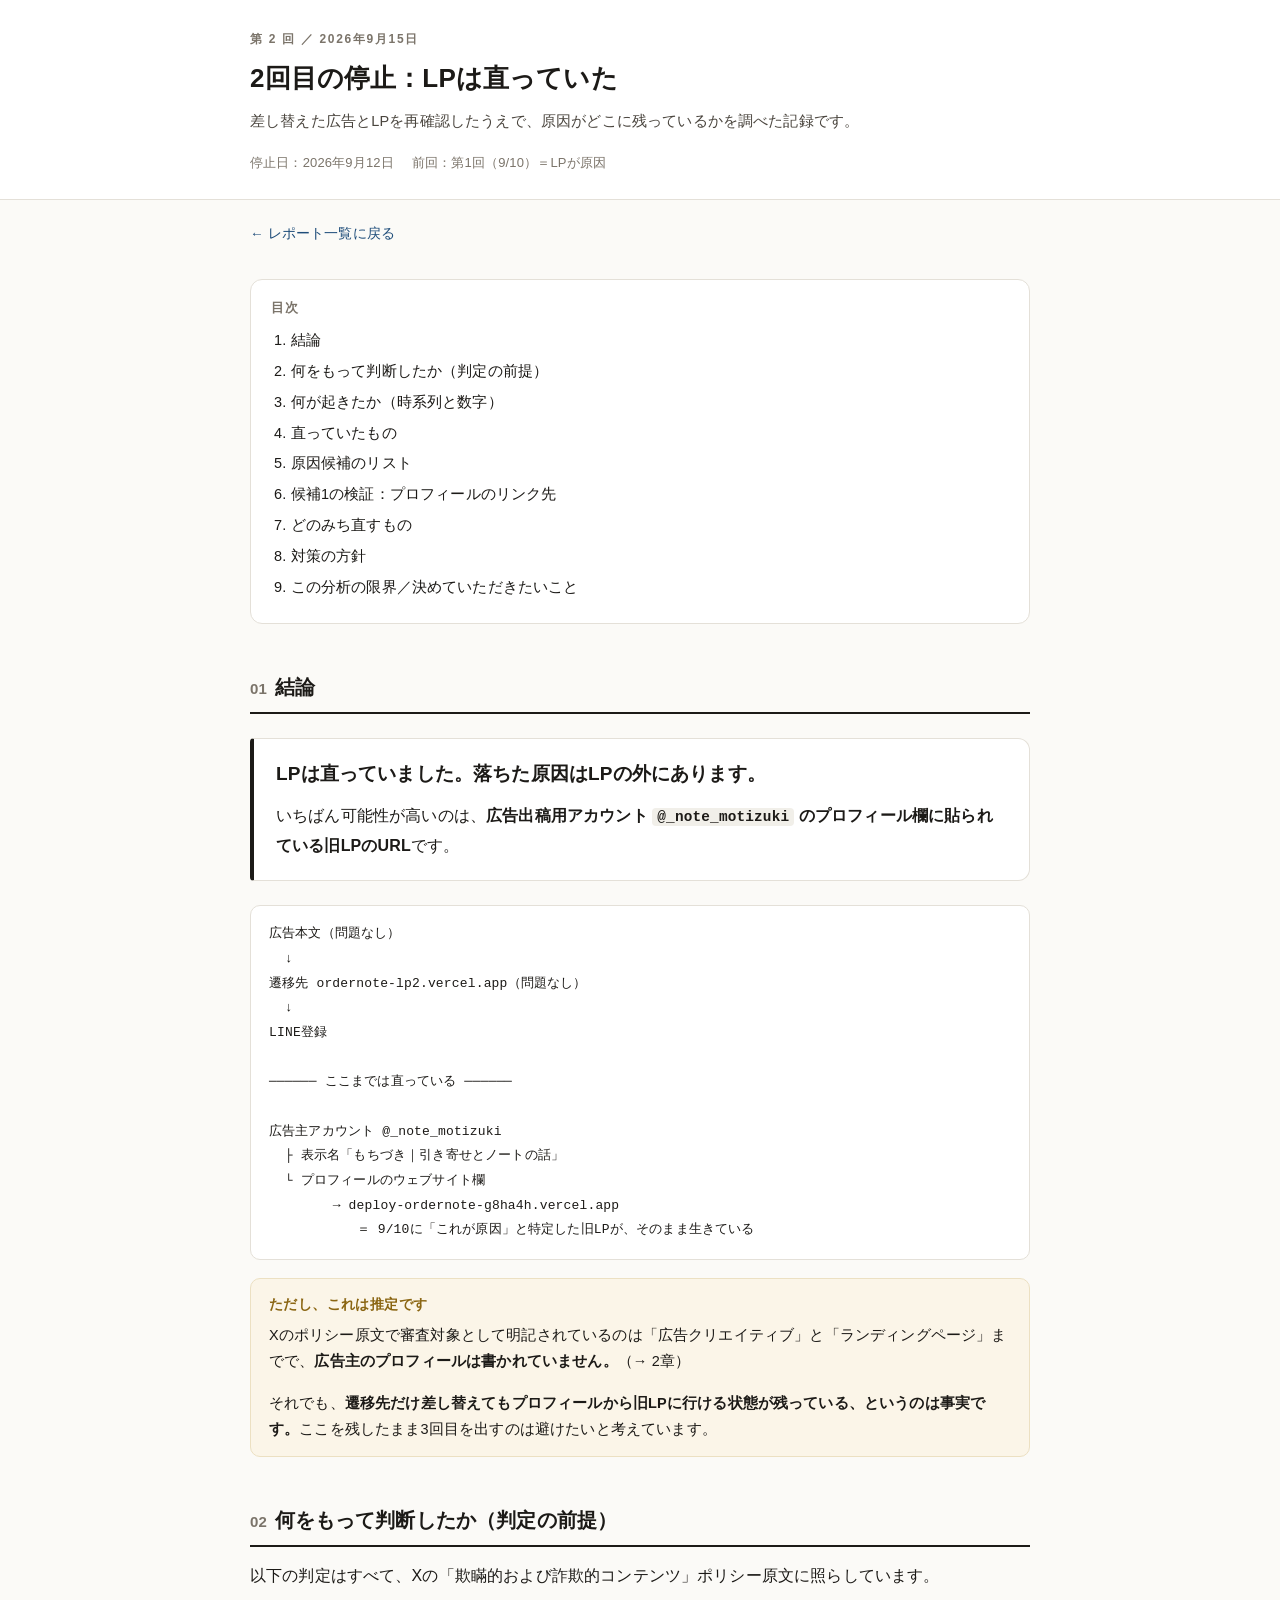
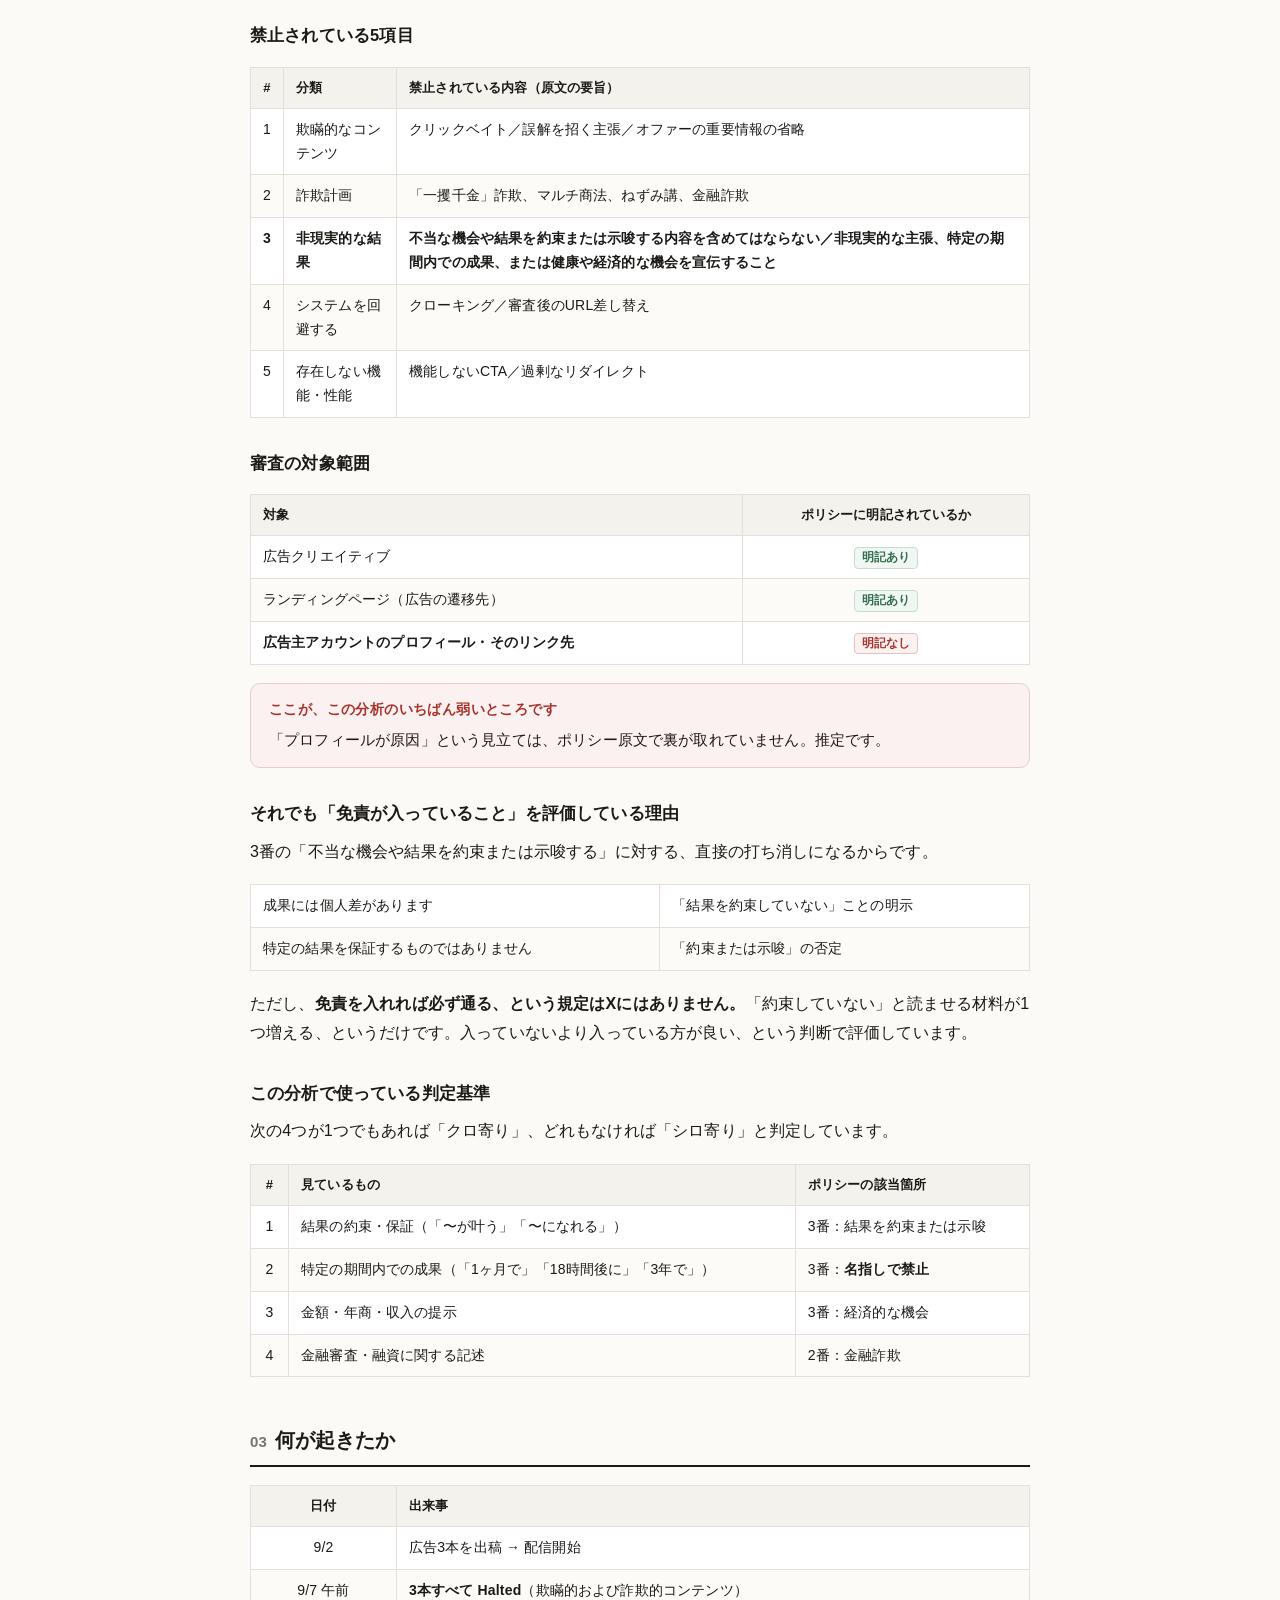
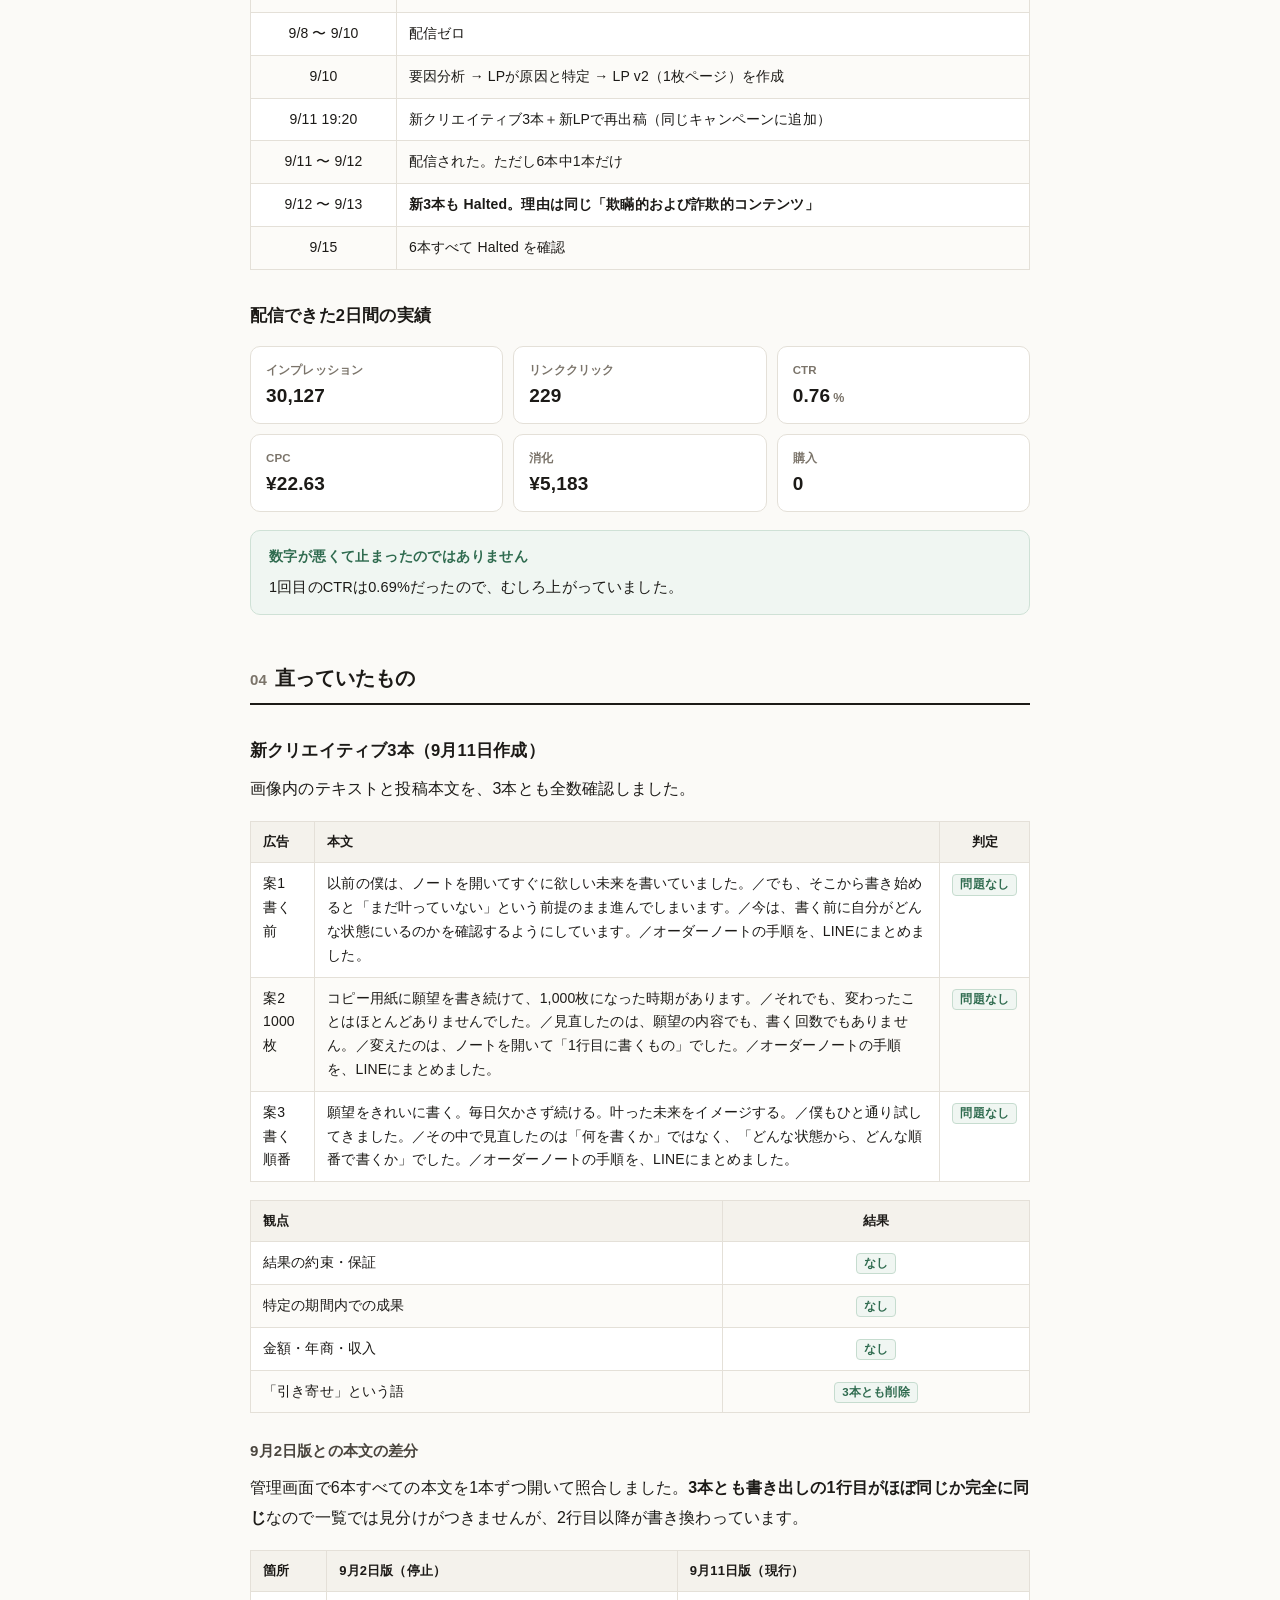
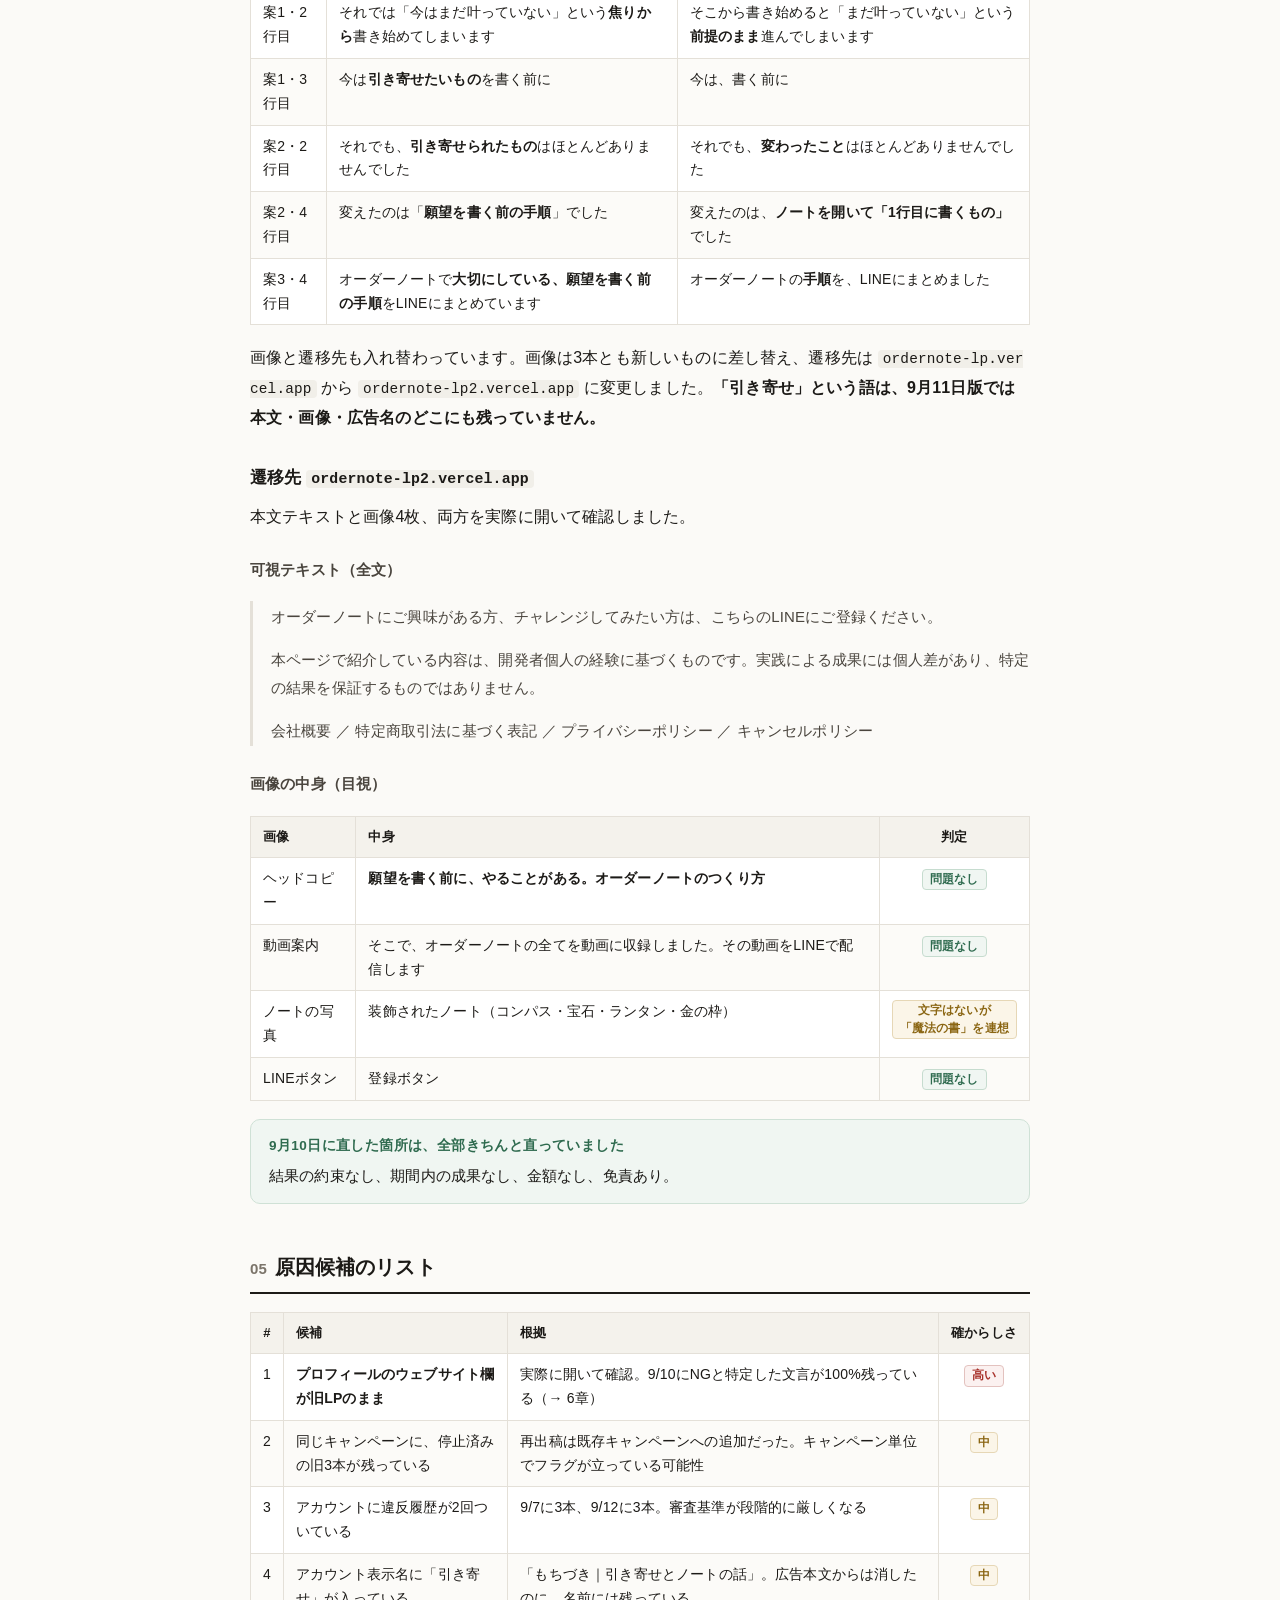
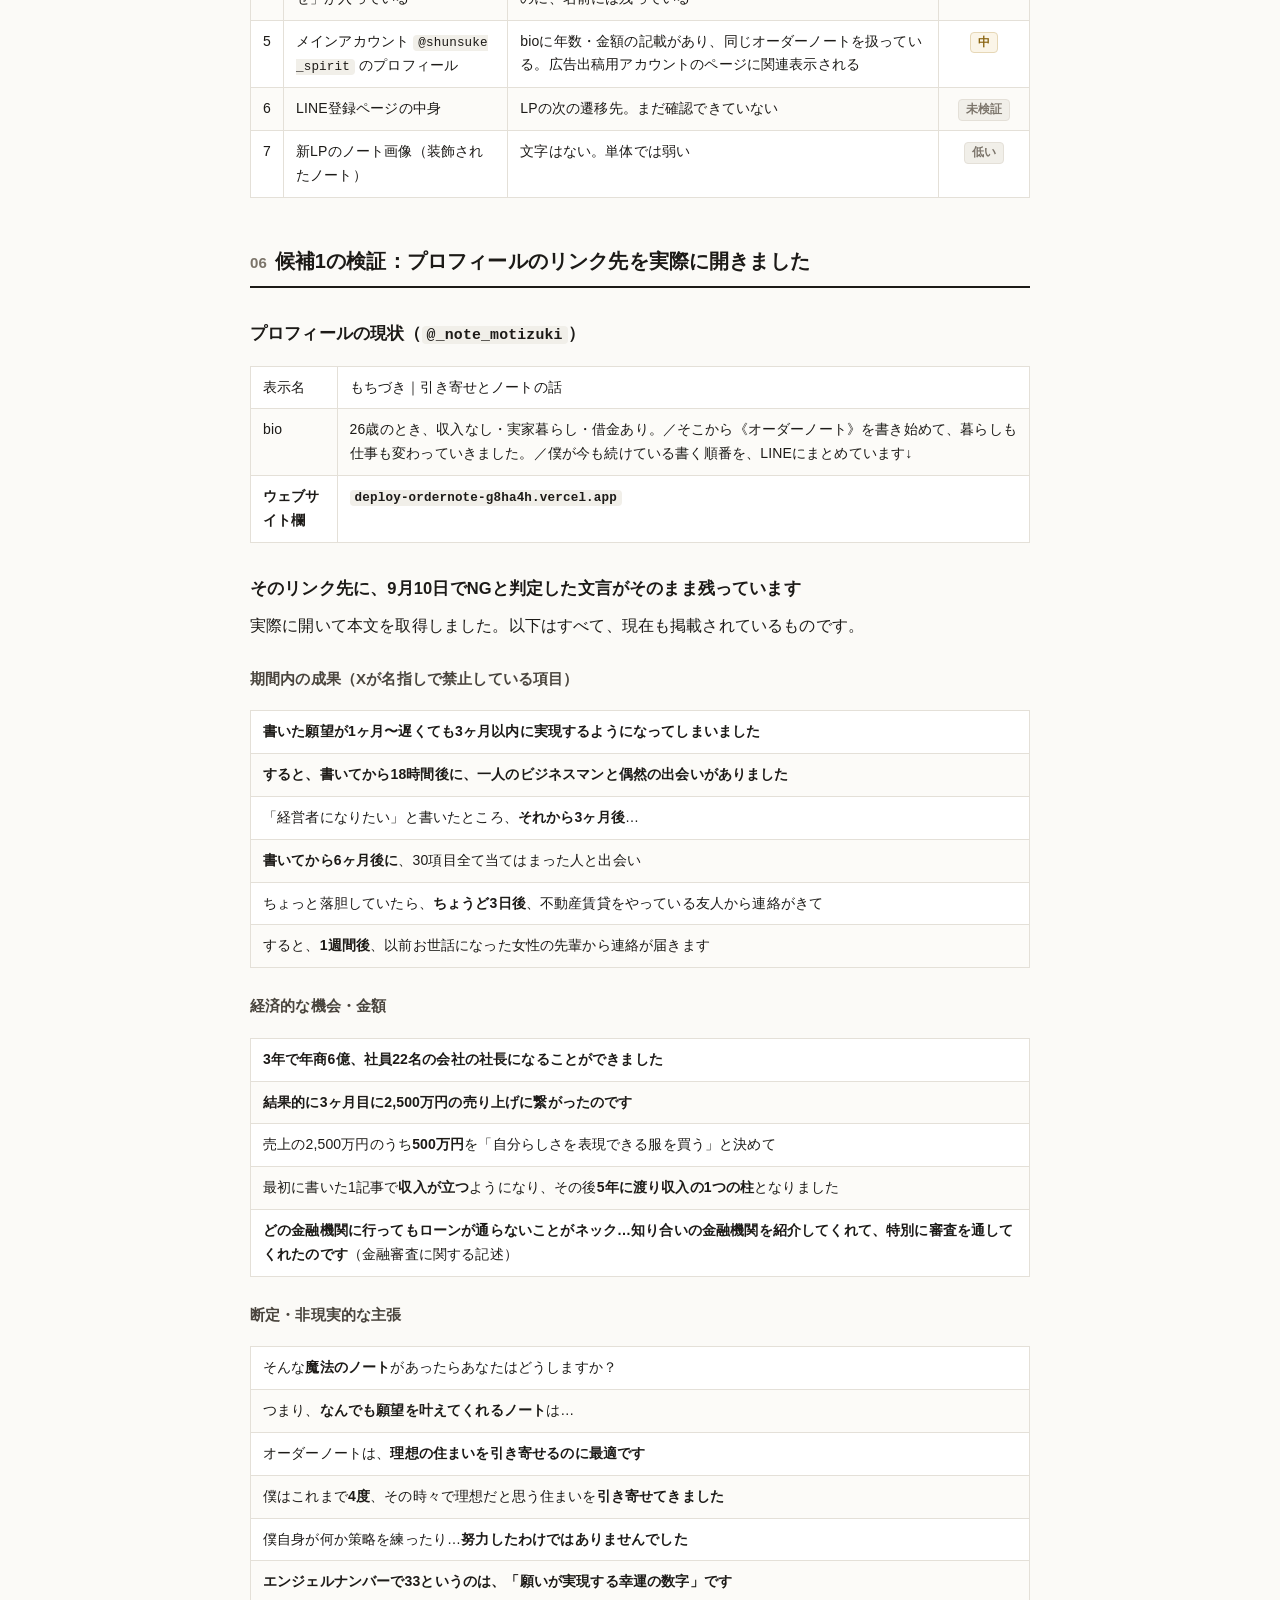
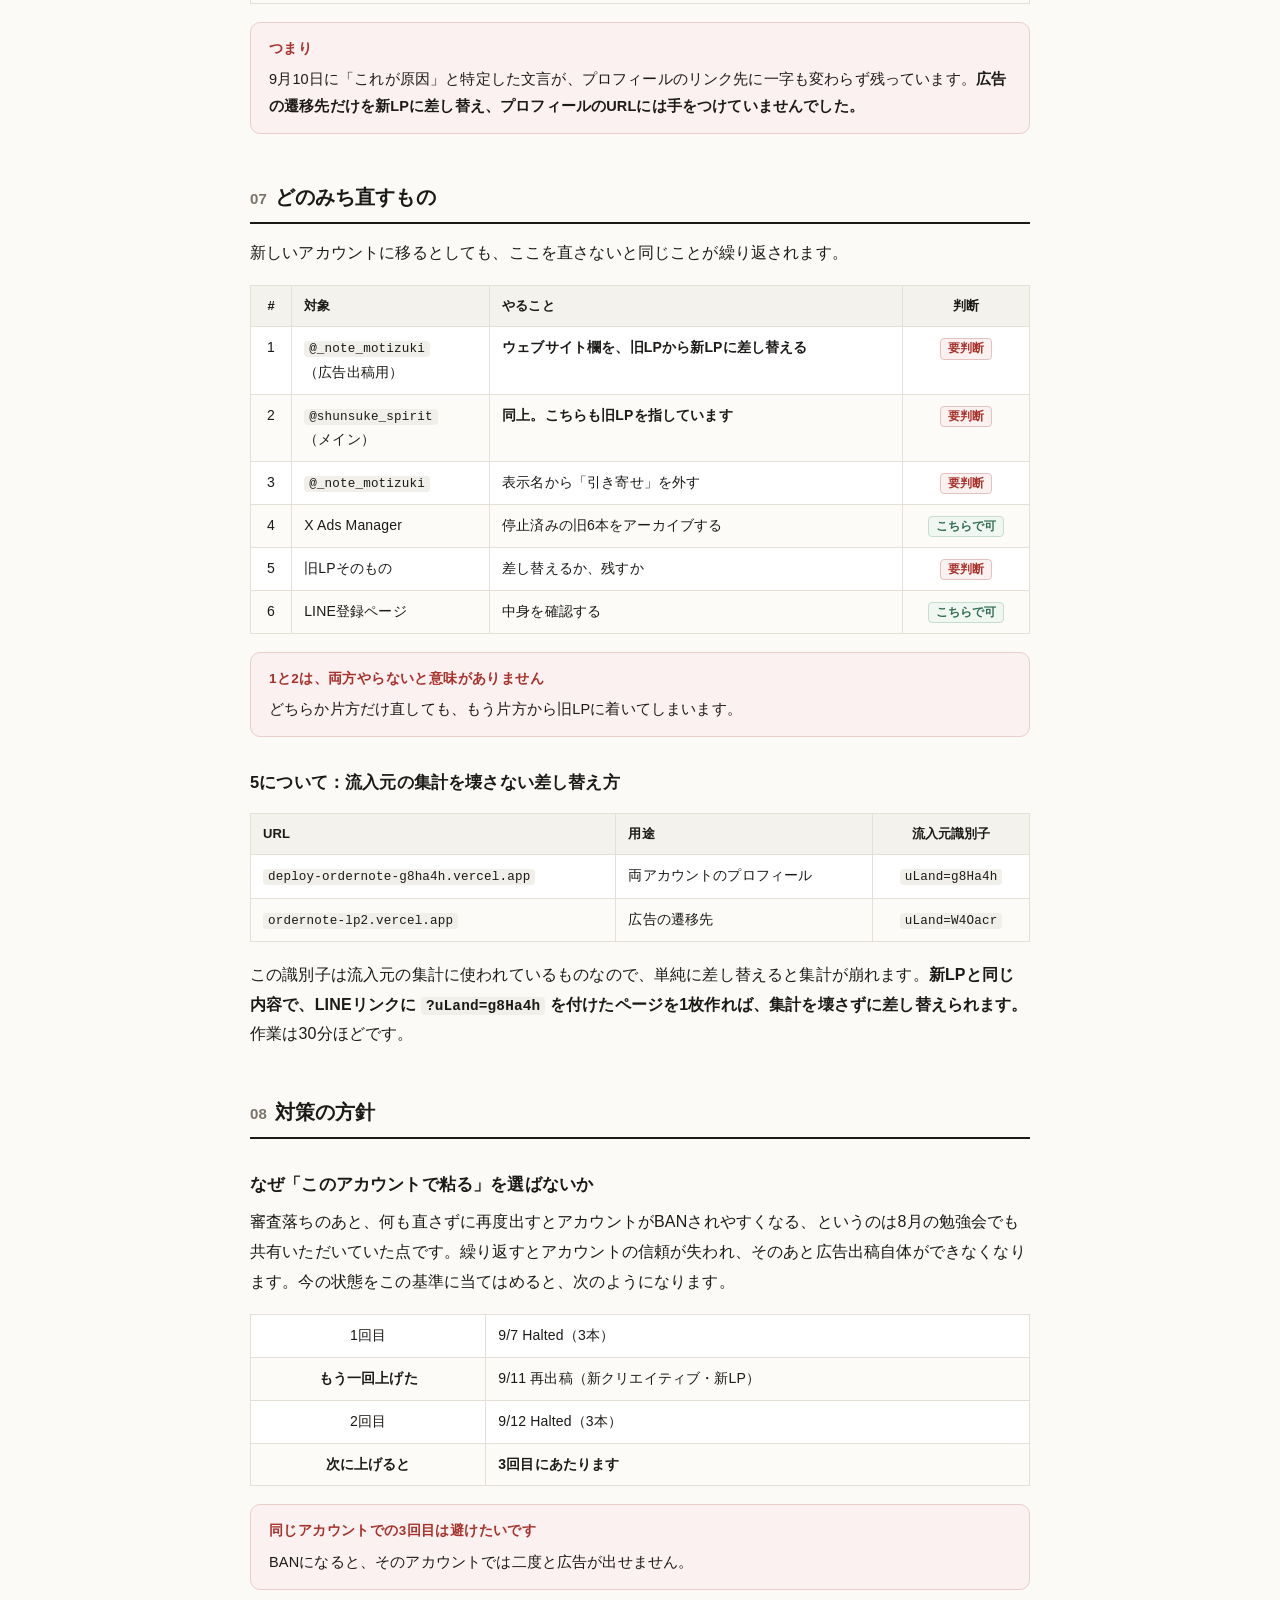
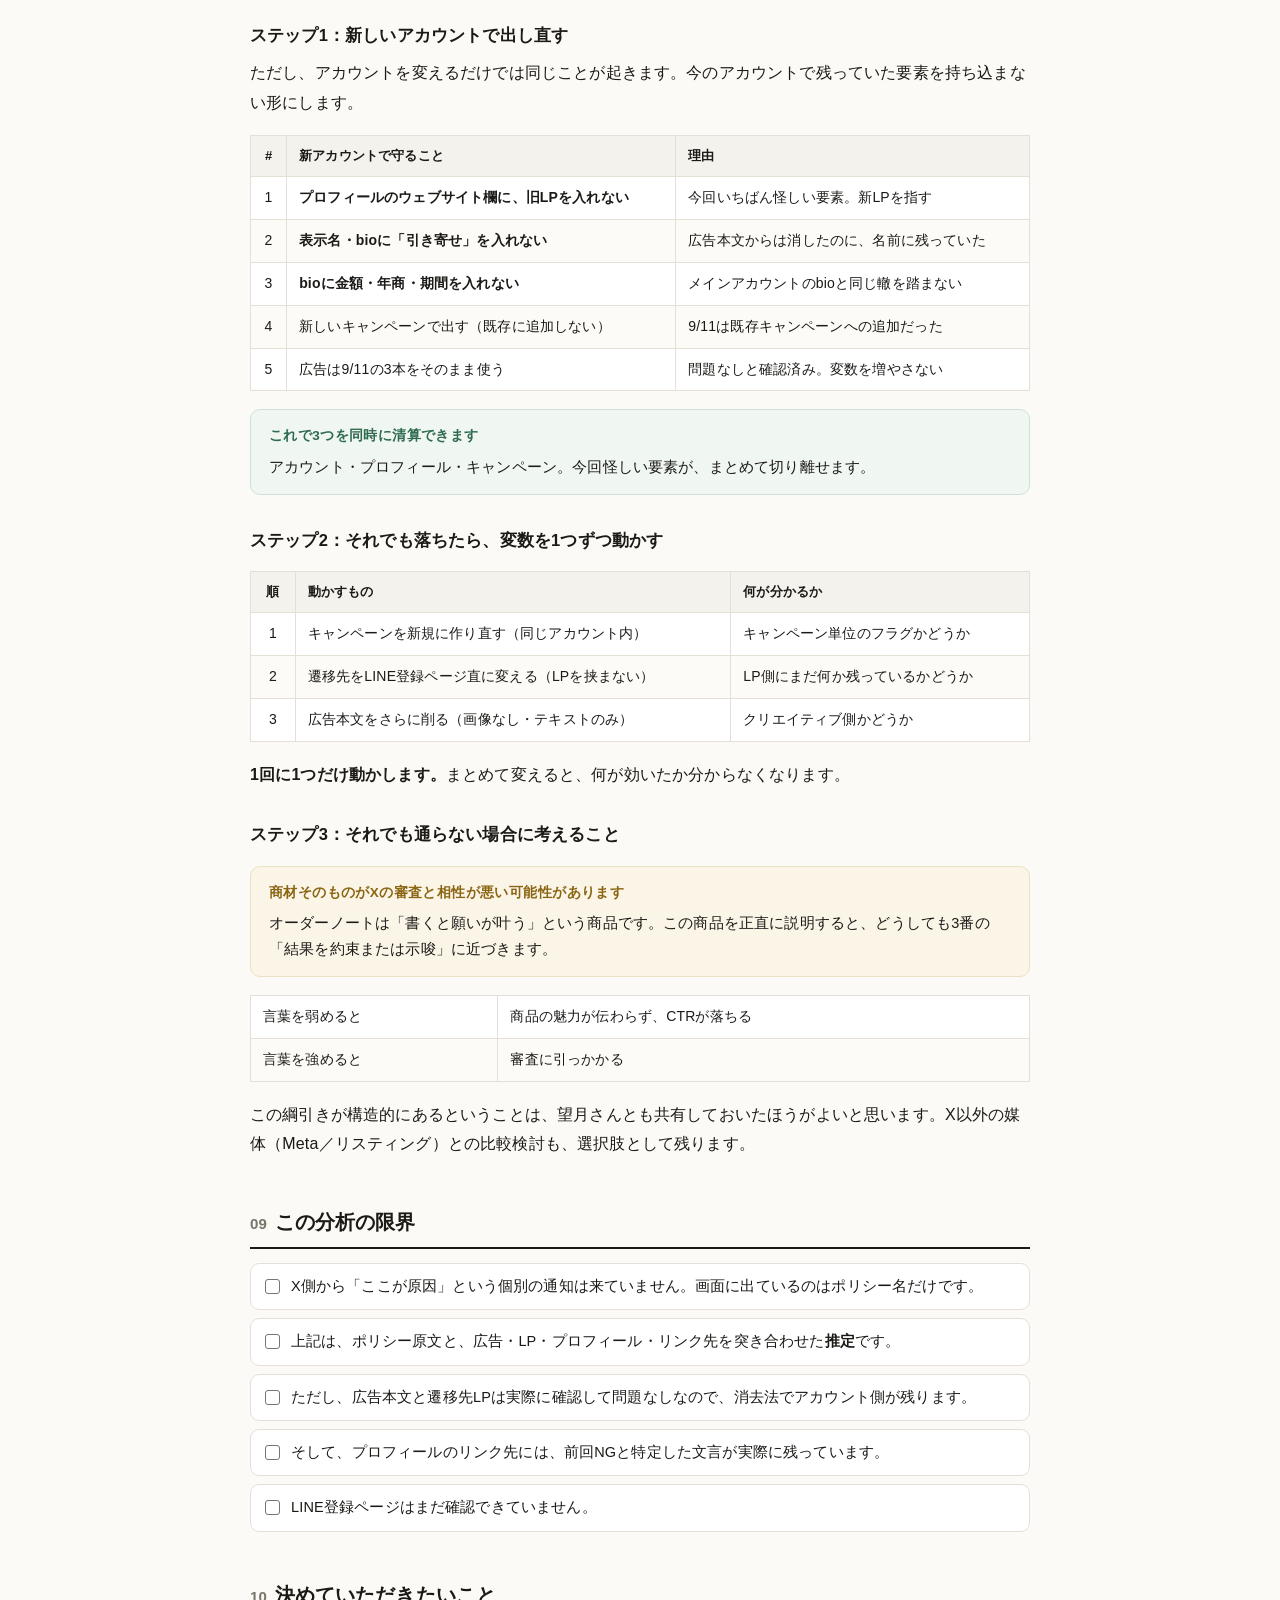
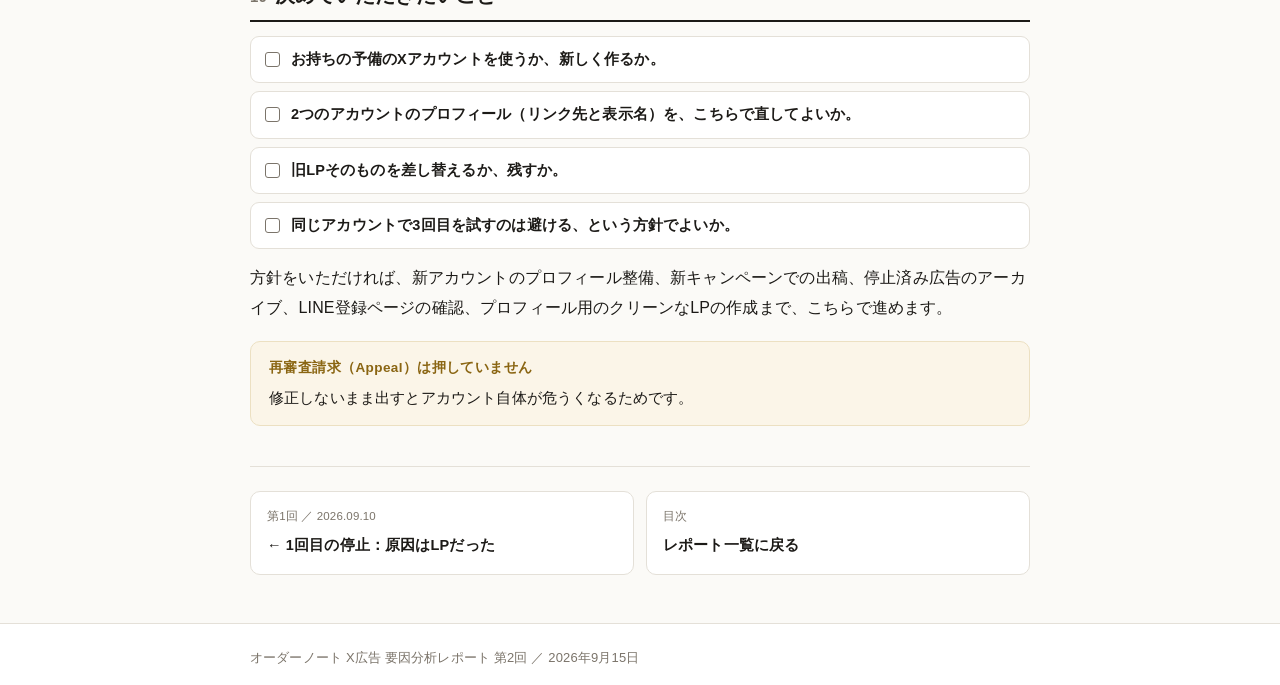
<file: report2.html>
<!doctype html>
<html lang="ja">
<head>
<meta charset="utf-8">
<meta name="viewport" content="width=device-width,initial-scale=1,viewport-fit=cover">
<meta name="robots" content="noindex,nofollow">
<title>第2回 要因分析｜X広告 再審査落ち</title>
<link rel="stylesheet" href="style.css">
</head>
<body>

<header class="masthead">
  <div class="wrap">
    <p class="eyebrow">第 2 回 ／ 2026年9月15日</p>
    <h1>2回目の停止：LPは直っていた</h1>
    <p class="sub">差し替えた広告とLPを再確認したうえで、原因がどこに残っているかを調べた記録です。</p>
    <ul class="meta">
      <li>停止日：2026年9月12日</li>
      <li>前回：第1回（9/10）＝LPが原因</li>
    </ul>
  </div>
</header>

<main class="wrap">

  <a class="backlink" href="index.html">← レポート一覧に戻る</a>

  <nav class="toc">
    <h2>目次</h2>
    <ol>
      <li><a href="#s1">結論</a></li>
      <li><a href="#s2">何をもって判断したか（判定の前提）</a></li>
      <li><a href="#s3">何が起きたか（時系列と数字）</a></li>
      <li><a href="#s4">直っていたもの</a></li>
      <li><a href="#s5">原因候補のリスト</a></li>
      <li><a href="#s6">候補1の検証：プロフィールのリンク先</a></li>
      <li><a href="#s7">どのみち直すもの</a></li>
      <li><a href="#s8">対策の方針</a></li>
      <li><a href="#s9">この分析の限界／決めていただきたいこと</a></li>
    </ol>
  </nav>

  <h2 id="s1"><span class="num">01</span>結論</h2>

  <div class="verdict">
    <p class="lead">LPは直っていました。落ちた原因はLPの外にあります。</p>
    <p>いちばん可能性が高いのは、<strong>広告出稿用アカウント <code>@_note_motizuki</code> のプロフィール欄に貼られている旧LPのURL</strong>です。</p>
  </div>

  <pre class="flow">広告本文（問題なし）
  ↓
遷移先 ordernote-lp2.vercel.app（問題なし）
  ↓
LINE登録

────── ここまでは直っている ──────

広告主アカウント @_note_motizuki
  ├ 表示名「もちづき｜引き寄せとノートの話」
  └ プロフィールのウェブサイト欄
        → deploy-ordernote-g8ha4h.vercel.app
           ＝ 9/10に「これが原因」と特定した旧LPが、そのまま生きている</pre>

  <div class="note warn">
    <span class="t">ただし、これは推定です</span>
    <p>Xのポリシー原文で審査対象として明記されているのは「広告クリエイティブ」と「ランディングページ」までで、<strong>広告主のプロフィールは書かれていません。</strong>（→ 2章）</p>
    <p>それでも、<strong>遷移先だけ差し替えてもプロフィールから旧LPに行ける状態が残っている、というのは事実です。</strong>ここを残したまま3回目を出すのは避けたいと考えています。</p>
  </div>

  <h2 id="s2"><span class="num">02</span>何をもって判断したか（判定の前提）</h2>

  <p>以下の判定はすべて、Xの「欺瞞的および詐欺的コンテンツ」ポリシー原文に照らしています。</p>

  <h3>禁止されている5項目</h3>
  <div class="tw">
  <table>
    <thead><tr><th class="c">#</th><th>分類</th><th>禁止されている内容（原文の要旨）</th></tr></thead>
    <tbody>
      <tr><td class="c">1</td><td>欺瞞的なコンテンツ</td><td>クリックベイト／誤解を招く主張／オファーの重要情報の省略</td></tr>
      <tr><td class="c">2</td><td>詐欺計画</td><td>「一攫千金」詐欺、マルチ商法、ねずみ講、金融詐欺</td></tr>
      <tr><td class="c"><strong>3</strong></td><td><strong>非現実的な結果</strong></td><td><strong>不当な機会や結果を約束または示唆する内容を含めてはならない／非現実的な主張、特定の期間内での成果、または健康や経済的な機会を宣伝すること</strong></td></tr>
      <tr><td class="c">4</td><td>システムを回避する</td><td>クローキング／審査後のURL差し替え</td></tr>
      <tr><td class="c">5</td><td>存在しない機能・性能</td><td>機能しないCTA／過剰なリダイレクト</td></tr>
    </tbody>
  </table>
  </div>

  <h3>審査の対象範囲</h3>
  <div class="tw">
  <table>
    <thead><tr><th>対象</th><th class="c">ポリシーに明記されているか</th></tr></thead>
    <tbody>
      <tr><td>広告クリエイティブ</td><td class="c"><span class="tag ok">明記あり</span></td></tr>
      <tr><td>ランディングページ（広告の遷移先）</td><td class="c"><span class="tag ok">明記あり</span></td></tr>
      <tr><td><strong>広告主アカウントのプロフィール・そのリンク先</strong></td><td class="c"><span class="tag ng">明記なし</span></td></tr>
    </tbody>
  </table>
  </div>

  <div class="note ng">
    <span class="t">ここが、この分析のいちばん弱いところです</span>
    <p>「プロフィールが原因」という見立ては、ポリシー原文で裏が取れていません。推定です。</p>
  </div>

  <h3>それでも「免責が入っていること」を評価している理由</h3>
  <p>3番の「不当な機会や結果を約束または示唆する」に対する、直接の打ち消しになるからです。</p>
  <div class="tw">
  <table>
    <tbody>
      <tr><td>成果には個人差があります</td><td>「結果を約束していない」ことの明示</td></tr>
      <tr><td>特定の結果を保証するものではありません</td><td>「約束または示唆」の否定</td></tr>
    </tbody>
  </table>
  </div>
  <p>ただし、<strong>免責を入れれば必ず通る、という規定はXにはありません。</strong>「約束していない」と読ませる材料が1つ増える、というだけです。入っていないより入っている方が良い、という判断で評価しています。</p>

  <h3>この分析で使っている判定基準</h3>
  <p>次の4つが1つでもあれば「クロ寄り」、どれもなければ「シロ寄り」と判定しています。</p>
  <div class="tw">
  <table>
    <thead><tr><th class="c">#</th><th>見ているもの</th><th>ポリシーの該当箇所</th></tr></thead>
    <tbody>
      <tr><td class="c">1</td><td>結果の約束・保証（「〜が叶う」「〜になれる」）</td><td>3番：結果を約束または示唆</td></tr>
      <tr><td class="c">2</td><td>特定の期間内での成果（「1ヶ月で」「18時間後に」「3年で」）</td><td>3番：<strong>名指しで禁止</strong></td></tr>
      <tr><td class="c">3</td><td>金額・年商・収入の提示</td><td>3番：経済的な機会</td></tr>
      <tr><td class="c">4</td><td>金融審査・融資に関する記述</td><td>2番：金融詐欺</td></tr>
    </tbody>
  </table>
  </div>

  <h2 id="s3"><span class="num">03</span>何が起きたか</h2>

  <div class="tw">
  <table>
    <thead><tr><th class="c">日付</th><th>出来事</th></tr></thead>
    <tbody>
      <tr><td class="c">9/2</td><td>広告3本を出稿 → 配信開始</td></tr>
      <tr><td class="c">9/7 午前</td><td><strong>3本すべて Halted</strong>（欺瞞的および詐欺的コンテンツ）</td></tr>
      <tr><td class="c">9/8 〜 9/10</td><td>配信ゼロ</td></tr>
      <tr><td class="c">9/10</td><td>要因分析 → LPが原因と特定 → LP v2（1枚ページ）を作成</td></tr>
      <tr><td class="c">9/11 19:20</td><td>新クリエイティブ3本＋新LPで再出稿（同じキャンペーンに追加）</td></tr>
      <tr><td class="c">9/11 〜 9/12</td><td>配信された。ただし6本中1本だけ</td></tr>
      <tr><td class="c">9/12 〜 9/13</td><td><strong>新3本も Halted。理由は同じ「欺瞞的および詐欺的コンテンツ」</strong></td></tr>
      <tr><td class="c">9/15</td><td>6本すべて Halted を確認</td></tr>
    </tbody>
  </table>
  </div>

  <h3>配信できた2日間の実績</h3>
  <div class="strip">
    <div class="stat"><div class="l">インプレッション</div><div class="v">30,127</div></div>
    <div class="stat"><div class="l">リンククリック</div><div class="v">229</div></div>
    <div class="stat"><div class="l">CTR</div><div class="v">0.76<small>%</small></div></div>
    <div class="stat"><div class="l">CPC</div><div class="v">¥22.63</div></div>
    <div class="stat"><div class="l">消化</div><div class="v">¥5,183</div></div>
    <div class="stat"><div class="l">購入</div><div class="v">0</div></div>
  </div>

  <div class="note ok">
    <span class="t">数字が悪くて止まったのではありません</span>
    <p>1回目のCTRは0.69%だったので、むしろ上がっていました。</p>
  </div>

  <h2 id="s4"><span class="num">04</span>直っていたもの</h2>

  <h3>新クリエイティブ3本（9月11日作成）</h3>
  <p>画像内のテキストと投稿本文を、3本とも全数確認しました。</p>

  <div class="tw">
  <table>
    <thead><tr><th>広告</th><th>本文</th><th class="c">判定</th></tr></thead>
    <tbody>
      <tr><td>案1<br>書く前</td><td>以前の僕は、ノートを開いてすぐに欲しい未来を書いていました。／でも、そこから書き始めると「まだ叶っていない」という前提のまま進んでしまいます。／今は、書く前に自分がどんな状態にいるのかを確認するようにしています。／オーダーノートの手順を、LINEにまとめました。</td><td class="c"><span class="tag ok">問題なし</span></td></tr>
      <tr><td>案2<br>1000枚</td><td>コピー用紙に願望を書き続けて、1,000枚になった時期があります。／それでも、変わったことはほとんどありませんでした。／見直したのは、願望の内容でも、書く回数でもありません。／変えたのは、ノートを開いて「1行目に書くもの」でした。／オーダーノートの手順を、LINEにまとめました。</td><td class="c"><span class="tag ok">問題なし</span></td></tr>
      <tr><td>案3<br>書く順番</td><td>願望をきれいに書く。毎日欠かさず続ける。叶った未来をイメージする。／僕もひと通り試してきました。／その中で見直したのは「何を書くか」ではなく、「どんな状態から、どんな順番で書くか」でした。／オーダーノートの手順を、LINEにまとめました。</td><td class="c"><span class="tag ok">問題なし</span></td></tr>
    </tbody>
  </table>
  </div>

  <div class="tw">
  <table>
    <thead><tr><th>観点</th><th class="c">結果</th></tr></thead>
    <tbody>
      <tr><td>結果の約束・保証</td><td class="c"><span class="tag ok">なし</span></td></tr>
      <tr><td>特定の期間内での成果</td><td class="c"><span class="tag ok">なし</span></td></tr>
      <tr><td>金額・年商・収入</td><td class="c"><span class="tag ok">なし</span></td></tr>
      <tr><td>「引き寄せ」という語</td><td class="c"><span class="tag ok">3本とも削除</span></td></tr>
    </tbody>
  </table>
  </div>

  <h4>9月2日版との本文の差分</h4>
  <p>管理画面で6本すべての本文を1本ずつ開いて照合しました。<strong>3本とも書き出しの1行目がほぼ同じか完全に同じ</strong>なので一覧では見分けがつきませんが、2行目以降が書き換わっています。</p>

  <div class="tw">
  <table>
    <thead><tr><th>箇所</th><th>9月2日版（停止）</th><th>9月11日版（現行）</th></tr></thead>
    <tbody>
      <tr><td>案1・2行目</td><td>それでは「今はまだ叶っていない」という<strong>焦りから</strong>書き始めてしまいます</td><td>そこから書き始めると「まだ叶っていない」という<strong>前提のまま</strong>進んでしまいます</td></tr>
      <tr><td>案1・3行目</td><td>今は<strong>引き寄せたいもの</strong>を書く前に</td><td>今は、書く前に</td></tr>
      <tr><td>案2・2行目</td><td>それでも、<strong>引き寄せられたもの</strong>はほとんどありませんでした</td><td>それでも、<strong>変わったこと</strong>はほとんどありませんでした</td></tr>
      <tr><td>案2・4行目</td><td>変えたのは「<strong>願望を書く前の手順</strong>」でした</td><td>変えたのは、<strong>ノートを開いて「1行目に書くもの」</strong>でした</td></tr>
      <tr><td>案3・4行目</td><td>オーダーノートで<strong>大切にしている、願望を書く前の手順</strong>をLINEにまとめています</td><td>オーダーノートの<strong>手順</strong>を、LINEにまとめました</td></tr>
    </tbody>
  </table>
  </div>

  <p>画像と遷移先も入れ替わっています。画像は3本とも新しいものに差し替え、遷移先は <code>ordernote-lp.vercel.app</code> から <code>ordernote-lp2.vercel.app</code> に変更しました。<strong>「引き寄せ」という語は、9月11日版では本文・画像・広告名のどこにも残っていません。</strong></p>

  <h3>遷移先 <code>ordernote-lp2.vercel.app</code></h3>
  <p>本文テキストと画像4枚、両方を実際に開いて確認しました。</p>

  <h4>可視テキスト（全文）</h4>
  <blockquote>
    <p>オーダーノートにご興味がある方、チャレンジしてみたい方は、こちらのLINEにご登録ください。</p>
    <p>本ページで紹介している内容は、開発者個人の経験に基づくものです。実践による成果には個人差があり、特定の結果を保証するものではありません。</p>
    <p>会社概要 ／ 特定商取引法に基づく表記 ／ プライバシーポリシー ／ キャンセルポリシー</p>
  </blockquote>

  <h4>画像の中身（目視）</h4>
  <div class="tw">
  <table>
    <thead><tr><th>画像</th><th>中身</th><th class="c">判定</th></tr></thead>
    <tbody>
      <tr><td>ヘッドコピー</td><td><strong>願望を書く前に、やることがある。オーダーノートのつくり方</strong></td><td class="c"><span class="tag ok">問題なし</span></td></tr>
      <tr><td>動画案内</td><td>そこで、オーダーノートの全てを動画に収録しました。その動画をLINEで配信します</td><td class="c"><span class="tag ok">問題なし</span></td></tr>
      <tr><td>ノートの写真</td><td>装飾されたノート（コンパス・宝石・ランタン・金の枠）</td><td class="c"><span class="tag warn">文字はないが<br>「魔法の書」を連想</span></td></tr>
      <tr><td>LINEボタン</td><td>登録ボタン</td><td class="c"><span class="tag ok">問題なし</span></td></tr>
    </tbody>
  </table>
  </div>

  <div class="note ok">
    <span class="t">9月10日に直した箇所は、全部きちんと直っていました</span>
    <p>結果の約束なし、期間内の成果なし、金額なし、免責あり。</p>
  </div>

  <h2 id="s5"><span class="num">05</span>原因候補のリスト</h2>

  <div class="tw">
  <table>
    <thead><tr><th class="c">#</th><th>候補</th><th>根拠</th><th class="c">確からしさ</th></tr></thead>
    <tbody>
      <tr><td class="c">1</td><td><strong>プロフィールのウェブサイト欄が旧LPのまま</strong></td><td>実際に開いて確認。9/10にNGと特定した文言が100%残っている（→ 6章）</td><td class="c"><span class="tag ng">高い</span></td></tr>
      <tr><td class="c">2</td><td>同じキャンペーンに、停止済みの旧3本が残っている</td><td>再出稿は既存キャンペーンへの追加だった。キャンペーン単位でフラグが立っている可能性</td><td class="c"><span class="tag warn">中</span></td></tr>
      <tr><td class="c">3</td><td>アカウントに違反履歴が2回ついている</td><td>9/7に3本、9/12に3本。審査基準が段階的に厳しくなる</td><td class="c"><span class="tag warn">中</span></td></tr>
      <tr><td class="c">4</td><td>アカウント表示名に「引き寄せ」が入っている</td><td>「もちづき｜引き寄せとノートの話」。広告本文からは消したのに、名前には残っている</td><td class="c"><span class="tag warn">中</span></td></tr>
      <tr><td class="c">5</td><td>メインアカウント <code>@shunsuke_spirit</code> のプロフィール</td><td>bioに年数・金額の記載があり、同じオーダーノートを扱っている。広告出稿用アカウントのページに関連表示される</td><td class="c"><span class="tag warn">中</span></td></tr>
      <tr><td class="c">6</td><td>LINE登録ページの中身</td><td>LPの次の遷移先。まだ確認できていない</td><td class="c"><span class="tag flat">未検証</span></td></tr>
      <tr><td class="c">7</td><td>新LPのノート画像（装飾されたノート）</td><td>文字はない。単体では弱い</td><td class="c"><span class="tag flat">低い</span></td></tr>
    </tbody>
  </table>
  </div>

  <h2 id="s6"><span class="num">06</span>候補1の検証：プロフィールのリンク先を実際に開きました</h2>

  <h3>プロフィールの現状（<code>@_note_motizuki</code>）</h3>
  <div class="tw">
  <table>
    <tbody>
      <tr><td>表示名</td><td>もちづき｜引き寄せとノートの話</td></tr>
      <tr><td>bio</td><td>26歳のとき、収入なし・実家暮らし・借金あり。／そこから《オーダーノート》を書き始めて、暮らしも仕事も変わっていきました。／僕が今も続けている書く順番を、LINEにまとめています↓</td></tr>
      <tr><td><strong>ウェブサイト欄</strong></td><td><strong><code>deploy-ordernote-g8ha4h.vercel.app</code></strong></td></tr>
    </tbody>
  </table>
  </div>

  <h3>そのリンク先に、9月10日でNGと判定した文言がそのまま残っています</h3>
  <p>実際に開いて本文を取得しました。以下はすべて、現在も掲載されているものです。</p>

  <h4>期間内の成果（Xが名指しで禁止している項目）</h4>
  <div class="tw">
  <table>
    <tbody>
      <tr><td><strong>書いた願望が1ヶ月〜遅くても3ヶ月以内に実現するようになってしまいました</strong></td></tr>
      <tr><td><strong>すると、書いてから18時間後に、一人のビジネスマンと偶然の出会いがありました</strong></td></tr>
      <tr><td>「経営者になりたい」と書いたところ、<strong>それから3ヶ月後</strong>…</td></tr>
      <tr><td><strong>書いてから6ヶ月後に</strong>、30項目全て当てはまった人と出会い</td></tr>
      <tr><td>ちょっと落胆していたら、<strong>ちょうど3日後</strong>、不動産賃貸をやっている友人から連絡がきて</td></tr>
      <tr><td>すると、<strong>1週間後</strong>、以前お世話になった女性の先輩から連絡が届きます</td></tr>
    </tbody>
  </table>
  </div>

  <h4>経済的な機会・金額</h4>
  <div class="tw">
  <table>
    <tbody>
      <tr><td><strong>3年で年商6億、社員22名の会社の社長になることができました</strong></td></tr>
      <tr><td><strong>結果的に3ヶ月目に2,500万円の売り上げに繋がったのです</strong></td></tr>
      <tr><td>売上の2,500万円のうち<strong>500万円</strong>を「自分らしさを表現できる服を買う」と決めて</td></tr>
      <tr><td>最初に書いた1記事で<strong>収入が立つ</strong>ようになり、その後<strong>5年に渡り収入の1つの柱</strong>となりました</td></tr>
      <tr><td><strong>どの金融機関に行ってもローンが通らないことがネック…知り合いの金融機関を紹介してくれて、特別に審査を通してくれたのです</strong>（金融審査に関する記述）</td></tr>
    </tbody>
  </table>
  </div>

  <h4>断定・非現実的な主張</h4>
  <div class="tw">
  <table>
    <tbody>
      <tr><td>そんな<strong>魔法のノート</strong>があったらあなたはどうしますか？</td></tr>
      <tr><td>つまり、<strong>なんでも願望を叶えてくれるノート</strong>は…</td></tr>
      <tr><td>オーダーノートは、<strong>理想の住まいを引き寄せるのに最適です</strong></td></tr>
      <tr><td>僕はこれまで<strong>4度</strong>、その時々で理想だと思う住まいを<strong>引き寄せてきました</strong></td></tr>
      <tr><td>僕自身が何か策略を練ったり…<strong>努力したわけではありませんでした</strong></td></tr>
      <tr><td><strong>エンジェルナンバーで33というのは、「願いが実現する幸運の数字」です</strong></td></tr>
    </tbody>
  </table>
  </div>

  <div class="note ng">
    <span class="t">つまり</span>
    <p>9月10日に「これが原因」と特定した文言が、プロフィールのリンク先に一字も変わらず残っています。<strong>広告の遷移先だけを新LPに差し替え、プロフィールのURLには手をつけていませんでした。</strong></p>
  </div>

  <h2 id="s7"><span class="num">07</span>どのみち直すもの</h2>

  <p>新しいアカウントに移るとしても、ここを直さないと同じことが繰り返されます。</p>

  <div class="tw">
  <table>
    <thead><tr><th class="c">#</th><th>対象</th><th>やること</th><th class="c">判断</th></tr></thead>
    <tbody>
      <tr><td class="c">1</td><td><code>@_note_motizuki</code><br>（広告出稿用）</td><td><strong>ウェブサイト欄を、旧LPから新LPに差し替える</strong></td><td class="c"><span class="tag ng">要判断</span></td></tr>
      <tr><td class="c">2</td><td><code>@shunsuke_spirit</code><br>（メイン）</td><td><strong>同上。こちらも旧LPを指しています</strong></td><td class="c"><span class="tag ng">要判断</span></td></tr>
      <tr><td class="c">3</td><td><code>@_note_motizuki</code></td><td>表示名から「引き寄せ」を外す</td><td class="c"><span class="tag ng">要判断</span></td></tr>
      <tr><td class="c">4</td><td>X Ads Manager</td><td>停止済みの旧6本をアーカイブする</td><td class="c"><span class="tag ok">こちらで可</span></td></tr>
      <tr><td class="c">5</td><td>旧LPそのもの</td><td>差し替えるか、残すか</td><td class="c"><span class="tag ng">要判断</span></td></tr>
      <tr><td class="c">6</td><td>LINE登録ページ</td><td>中身を確認する</td><td class="c"><span class="tag ok">こちらで可</span></td></tr>
    </tbody>
  </table>
  </div>

  <div class="note ng">
    <span class="t">1と2は、両方やらないと意味がありません</span>
    <p>どちらか片方だけ直しても、もう片方から旧LPに着いてしまいます。</p>
  </div>

  <h3>5について：流入元の集計を壊さない差し替え方</h3>
  <div class="tw">
  <table>
    <thead><tr><th>URL</th><th>用途</th><th class="c">流入元識別子</th></tr></thead>
    <tbody>
      <tr><td><code>deploy-ordernote-g8ha4h.vercel.app</code></td><td>両アカウントのプロフィール</td><td class="c"><code>uLand=g8Ha4h</code></td></tr>
      <tr><td><code>ordernote-lp2.vercel.app</code></td><td>広告の遷移先</td><td class="c"><code>uLand=W4Oacr</code></td></tr>
    </tbody>
  </table>
  </div>
  <p>この識別子は流入元の集計に使われているものなので、単純に差し替えると集計が崩れます。<strong>新LPと同じ内容で、LINEリンクに <code>?uLand=g8Ha4h</code> を付けたページを1枚作れば、集計を壊さずに差し替えられます。</strong>作業は30分ほどです。</p>

  <h2 id="s8"><span class="num">08</span>対策の方針</h2>

  <h3>なぜ「このアカウントで粘る」を選ばないか</h3>

  <p>審査落ちのあと、何も直さずに再度出すとアカウントがBANされやすくなる、というのは8月の勉強会でも共有いただいていた点です。繰り返すとアカウントの信頼が失われ、そのあと広告出稿自体ができなくなります。今の状態をこの基準に当てはめると、次のようになります。</p>

  <div class="tw">
  <table>
    <tbody>
      <tr><td class="c">1回目</td><td>9/7 Halted（3本）</td></tr>
      <tr><td class="c"><strong>もう一回上げた</strong></td><td>9/11 再出稿（新クリエイティブ・新LP）</td></tr>
      <tr><td class="c">2回目</td><td>9/12 Halted（3本）</td></tr>
      <tr><td class="c"><strong>次に上げると</strong></td><td><strong>3回目にあたります</strong></td></tr>
    </tbody>
  </table>
  </div>

  <div class="note ng">
    <span class="t">同じアカウントでの3回目は避けたいです</span>
    <p>BANになると、そのアカウントでは二度と広告が出せません。</p>
  </div>

  <h3>ステップ1：新しいアカウントで出し直す</h3>
  <p>ただし、アカウントを変えるだけでは同じことが起きます。今のアカウントで残っていた要素を持ち込まない形にします。</p>

  <div class="tw">
  <table>
    <thead><tr><th class="c">#</th><th>新アカウントで守ること</th><th>理由</th></tr></thead>
    <tbody>
      <tr><td class="c">1</td><td><strong>プロフィールのウェブサイト欄に、旧LPを入れない</strong></td><td>今回いちばん怪しい要素。新LPを指す</td></tr>
      <tr><td class="c">2</td><td><strong>表示名・bioに「引き寄せ」を入れない</strong></td><td>広告本文からは消したのに、名前に残っていた</td></tr>
      <tr><td class="c">3</td><td><strong>bioに金額・年商・期間を入れない</strong></td><td>メインアカウントのbioと同じ轍を踏まない</td></tr>
      <tr><td class="c">4</td><td>新しいキャンペーンで出す（既存に追加しない）</td><td>9/11は既存キャンペーンへの追加だった</td></tr>
      <tr><td class="c">5</td><td>広告は9/11の3本をそのまま使う</td><td>問題なしと確認済み。変数を増やさない</td></tr>
    </tbody>
  </table>
  </div>

  <div class="note ok">
    <span class="t">これで3つを同時に清算できます</span>
    <p>アカウント・プロフィール・キャンペーン。今回怪しい要素が、まとめて切り離せます。</p>
  </div>

  <h3>ステップ2：それでも落ちたら、変数を1つずつ動かす</h3>
  <div class="tw">
  <table>
    <thead><tr><th class="c">順</th><th>動かすもの</th><th>何が分かるか</th></tr></thead>
    <tbody>
      <tr><td class="c">1</td><td>キャンペーンを新規に作り直す（同じアカウント内）</td><td>キャンペーン単位のフラグかどうか</td></tr>
      <tr><td class="c">2</td><td>遷移先をLINE登録ページ直に変える（LPを挟まない）</td><td>LP側にまだ何か残っているかどうか</td></tr>
      <tr><td class="c">3</td><td>広告本文をさらに削る（画像なし・テキストのみ）</td><td>クリエイティブ側かどうか</td></tr>
    </tbody>
  </table>
  </div>
  <p><strong>1回に1つだけ動かします。</strong>まとめて変えると、何が効いたか分からなくなります。</p>

  <h3>ステップ3：それでも通らない場合に考えること</h3>

  <div class="note warn">
    <span class="t">商材そのものがXの審査と相性が悪い可能性があります</span>
    <p>オーダーノートは「書くと願いが叶う」という商品です。この商品を正直に説明すると、どうしても3番の「結果を約束または示唆」に近づきます。</p>
  </div>

  <div class="tw">
  <table>
    <tbody>
      <tr><td>言葉を弱めると</td><td>商品の魅力が伝わらず、CTRが落ちる</td></tr>
      <tr><td>言葉を強めると</td><td>審査に引っかかる</td></tr>
    </tbody>
  </table>
  </div>

  <p>この綱引きが構造的にあるということは、望月さんとも共有しておいたほうがよいと思います。X以外の媒体（Meta／リスティング）との比較検討も、選択肢として残ります。</p>

  <h2 id="s9"><span class="num">09</span>この分析の限界</h2>

  <ul class="check">
    <li>X側から「ここが原因」という個別の通知は来ていません。画面に出ているのはポリシー名だけです。</li>
    <li>上記は、ポリシー原文と、広告・LP・プロフィール・リンク先を突き合わせた<strong>推定</strong>です。</li>
    <li>ただし、広告本文と遷移先LPは実際に確認して問題なしなので、消去法でアカウント側が残ります。</li>
    <li>そして、プロフィールのリンク先には、前回NGと特定した文言が実際に残っています。</li>
    <li>LINE登録ページはまだ確認できていません。</li>
  </ul>

  <h2><span class="num">10</span>決めていただきたいこと</h2>

  <ul class="check">
    <li><strong>お持ちの予備のXアカウントを使うか、新しく作るか。</strong></li>
    <li><strong>2つのアカウントのプロフィール（リンク先と表示名）を、こちらで直してよいか。</strong></li>
    <li><strong>旧LPそのものを差し替えるか、残すか。</strong></li>
    <li><strong>同じアカウントで3回目を試すのは避ける、という方針でよいか。</strong></li>
  </ul>

  <p>方針をいただければ、新アカウントのプロフィール整備、新キャンペーンでの出稿、停止済み広告のアーカイブ、LINE登録ページの確認、プロフィール用のクリーンなLPの作成まで、こちらで進めます。</p>

  <div class="note warn">
    <span class="t">再審査請求（Appeal）は押していません</span>
    <p>修正しないまま出すとアカウント自体が危うくなるためです。</p>
  </div>

  <div class="pager">
    <a href="report1.html"><span class="label">第1回 ／ 2026.09.10</span><span class="name">← 1回目の停止：原因はLPだった</span></a>
    <a href="index.html"><span class="label">目次</span><span class="name">レポート一覧に戻る</span></a>
  </div>

</main>

<footer class="foot">
  <div class="wrap">オーダーノート X広告 要因分析レポート 第2回 ／ 2026年9月15日</div>
</footer>

</body>
</html>
</file>
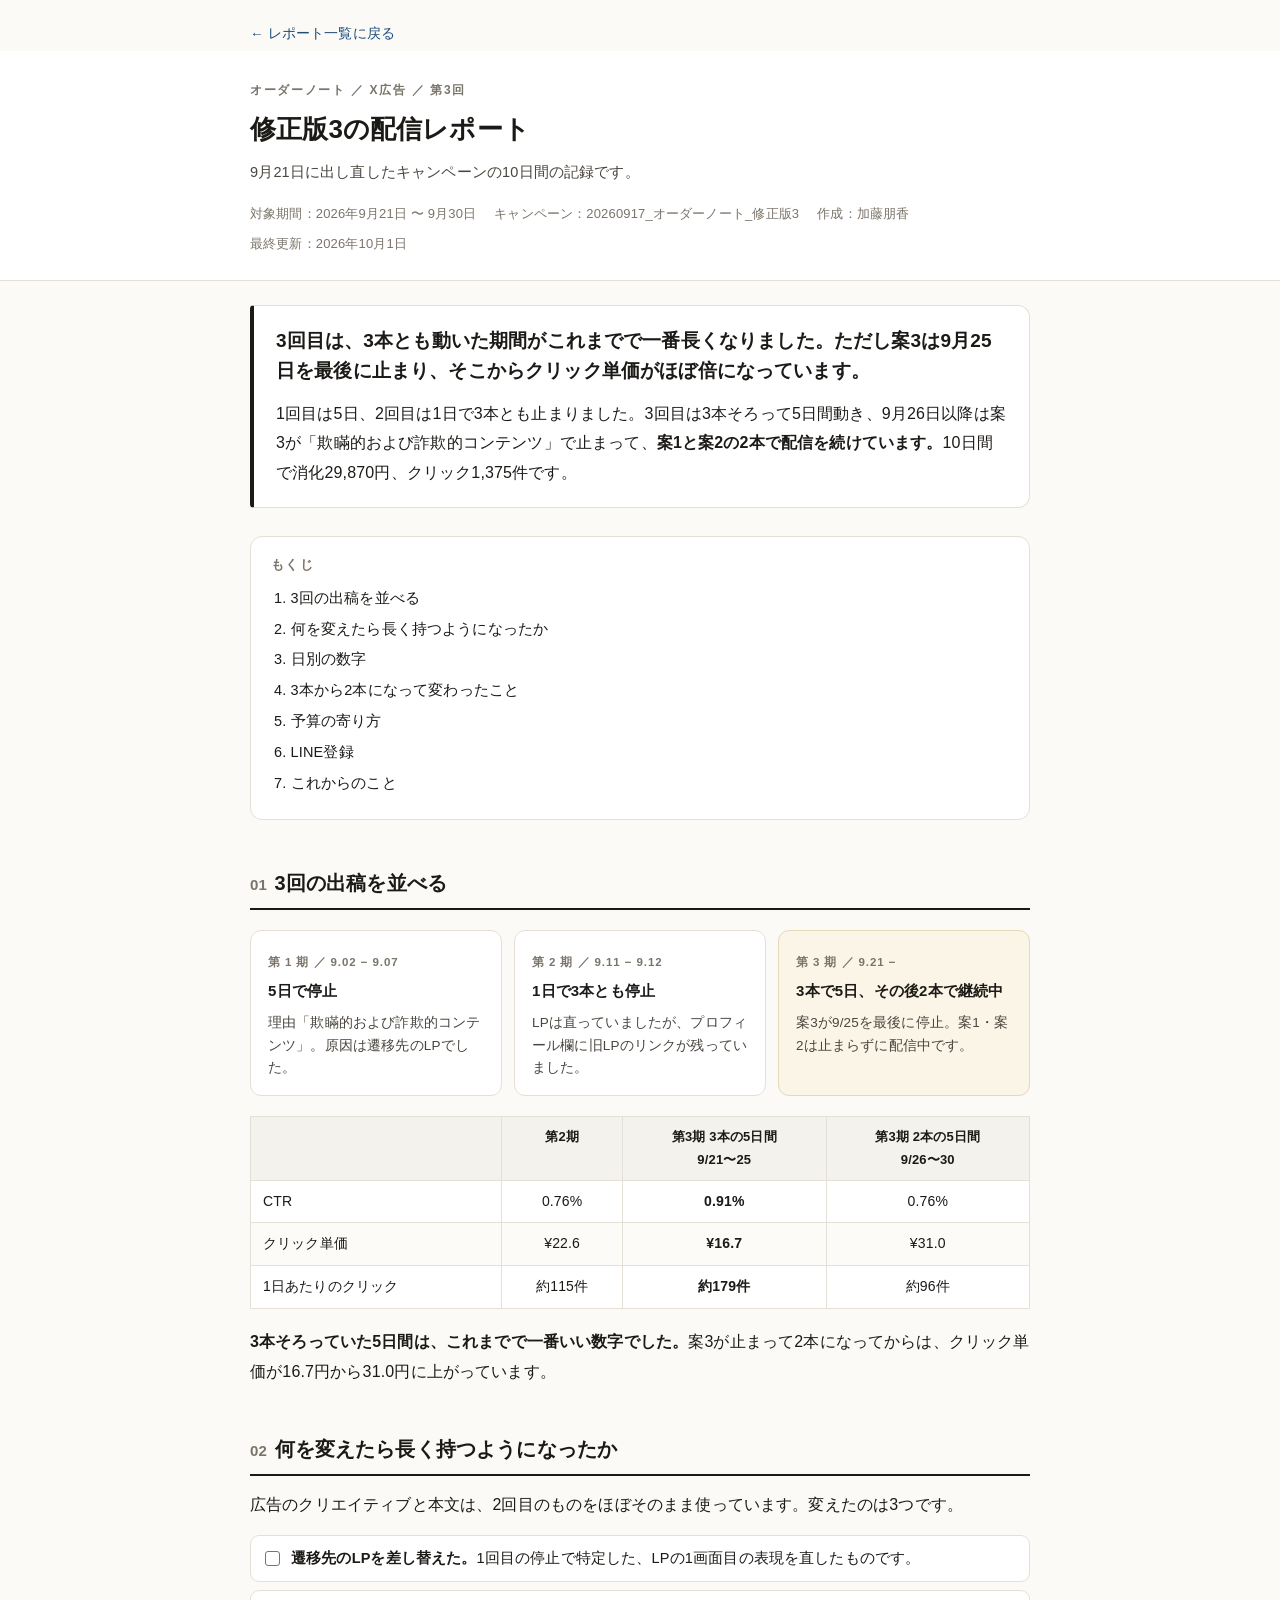
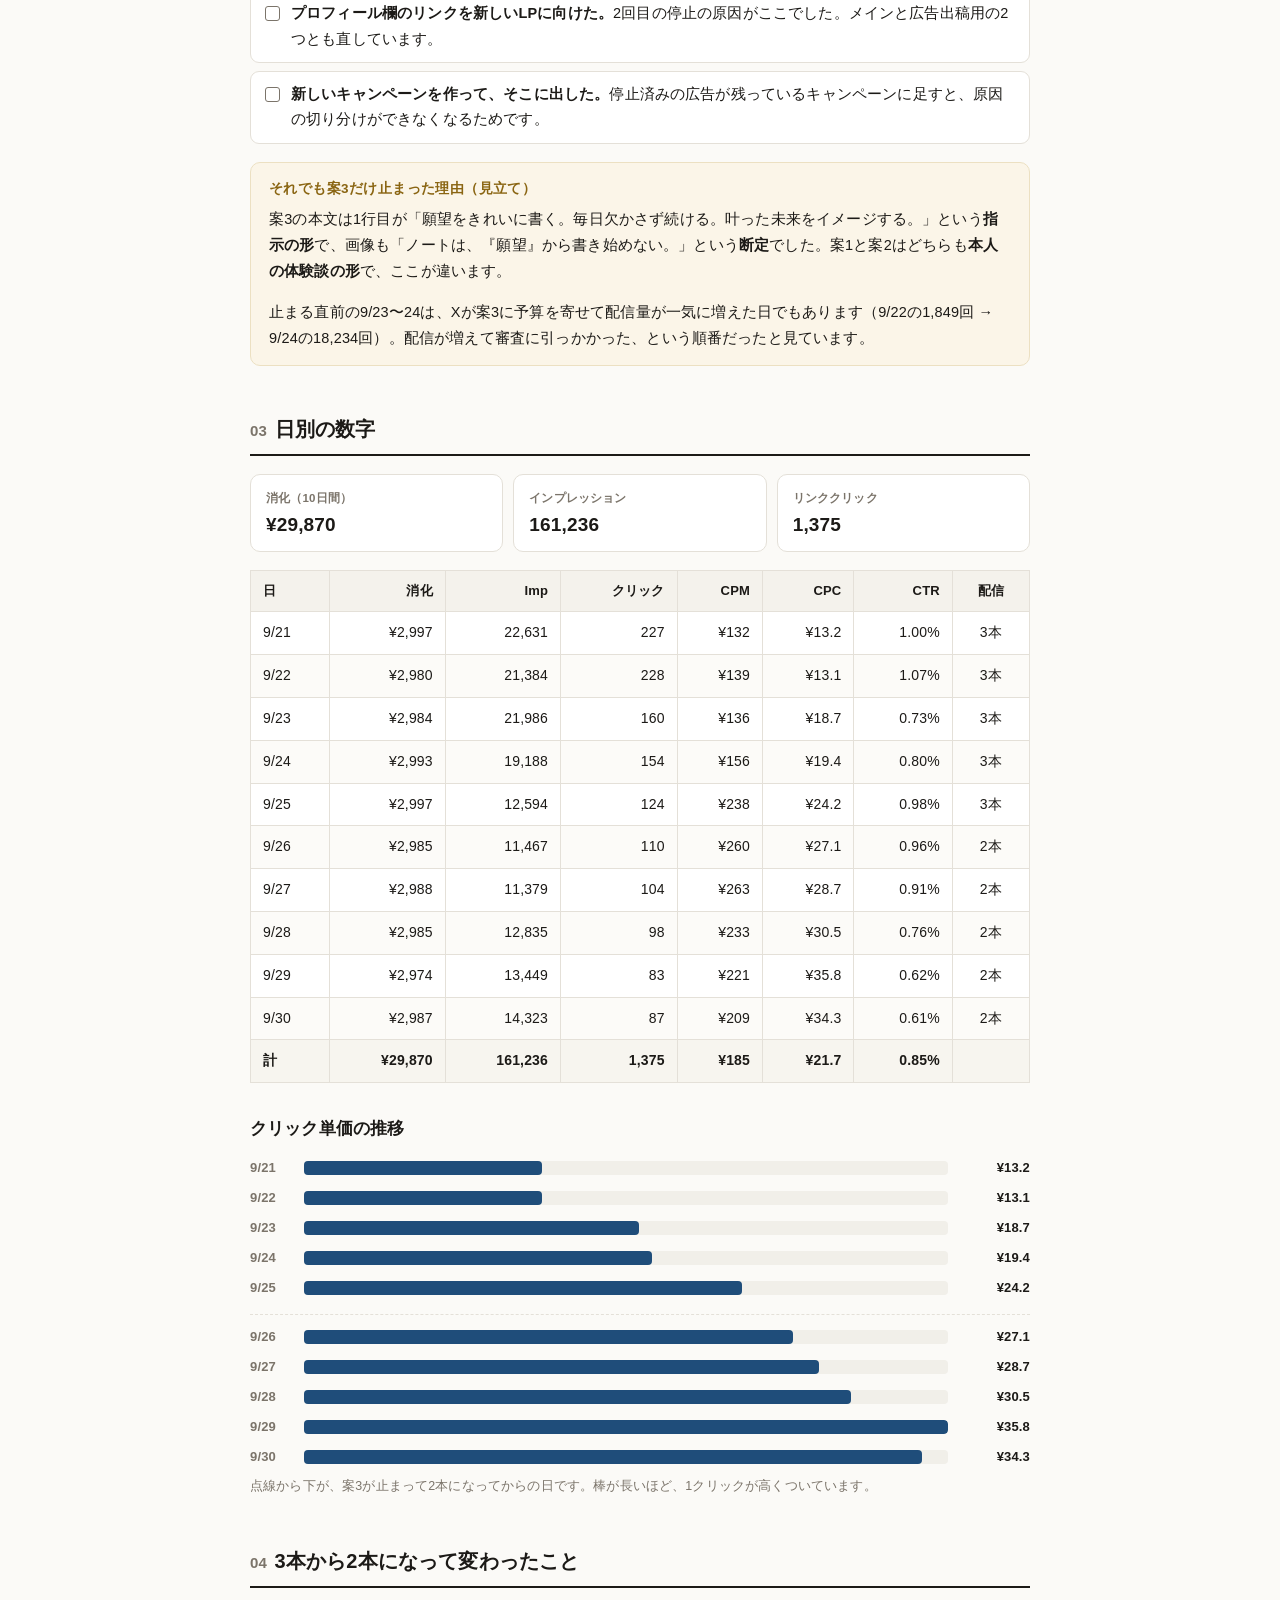
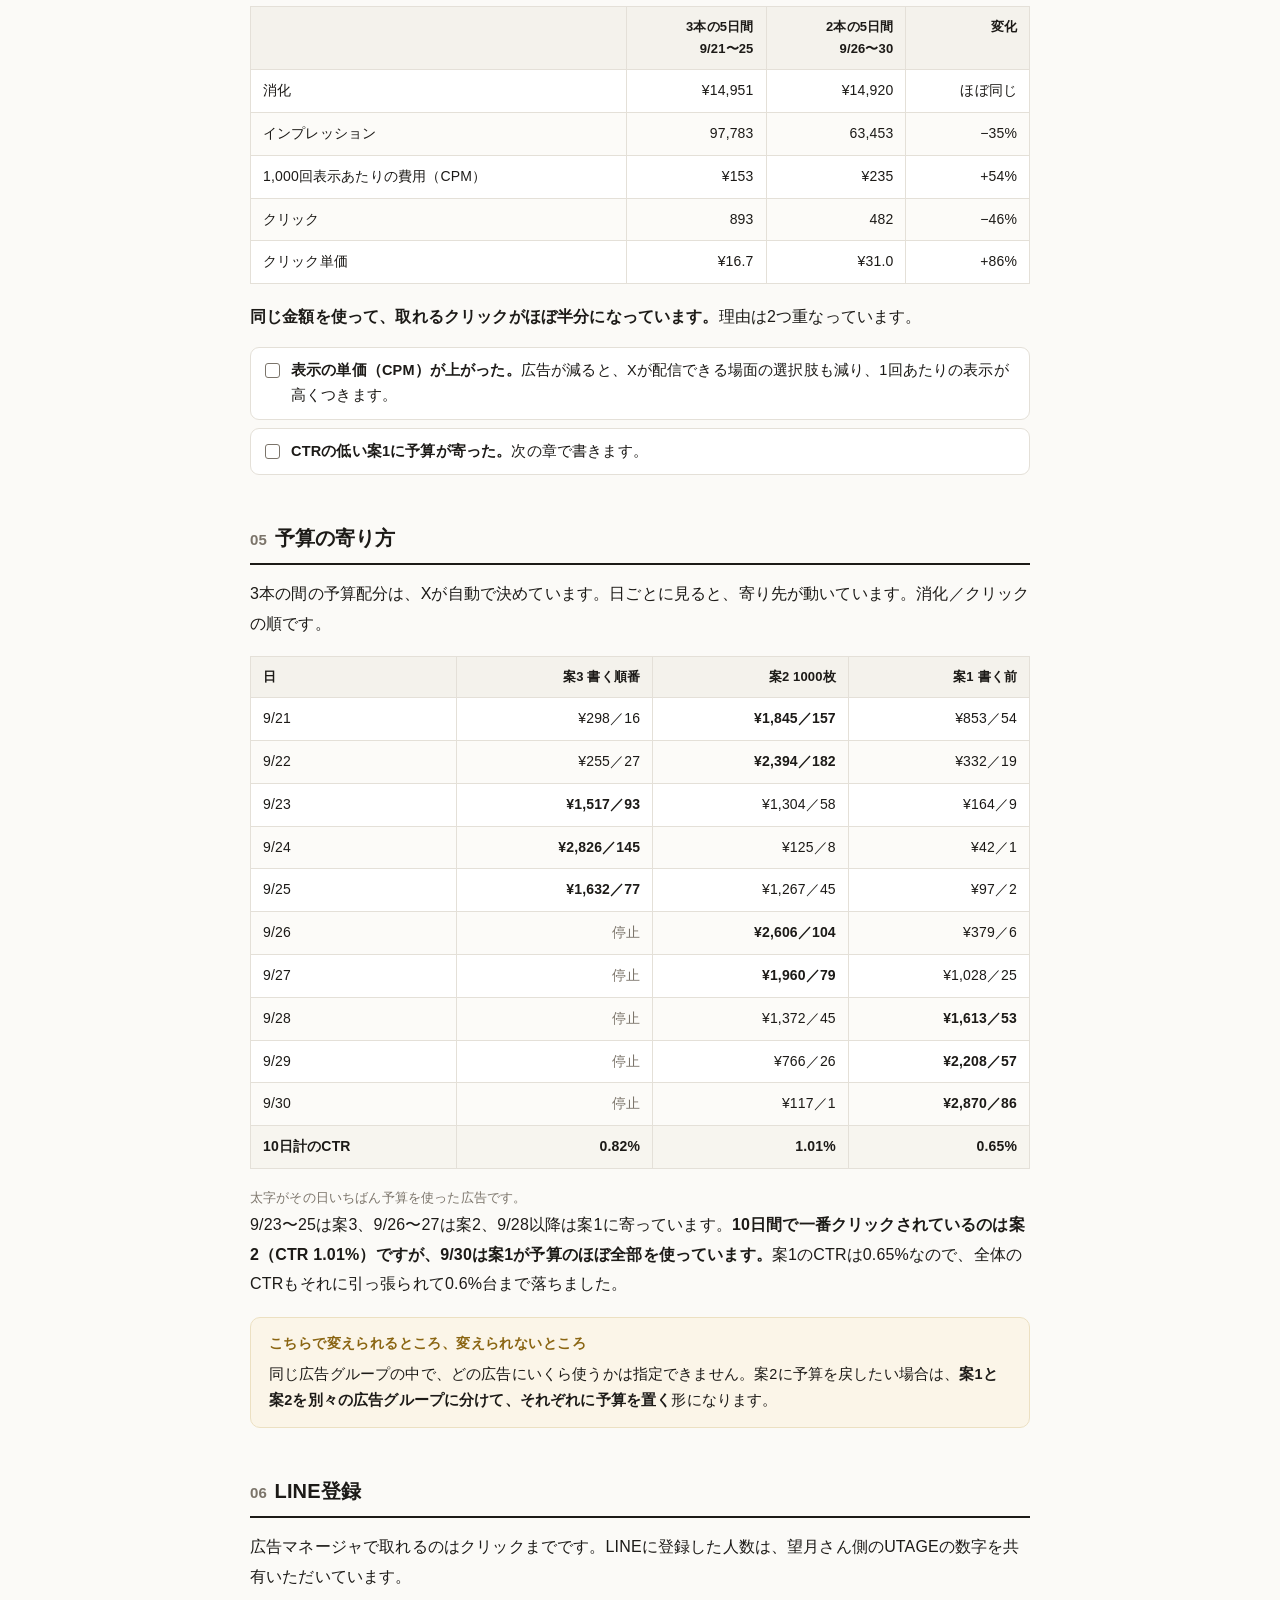
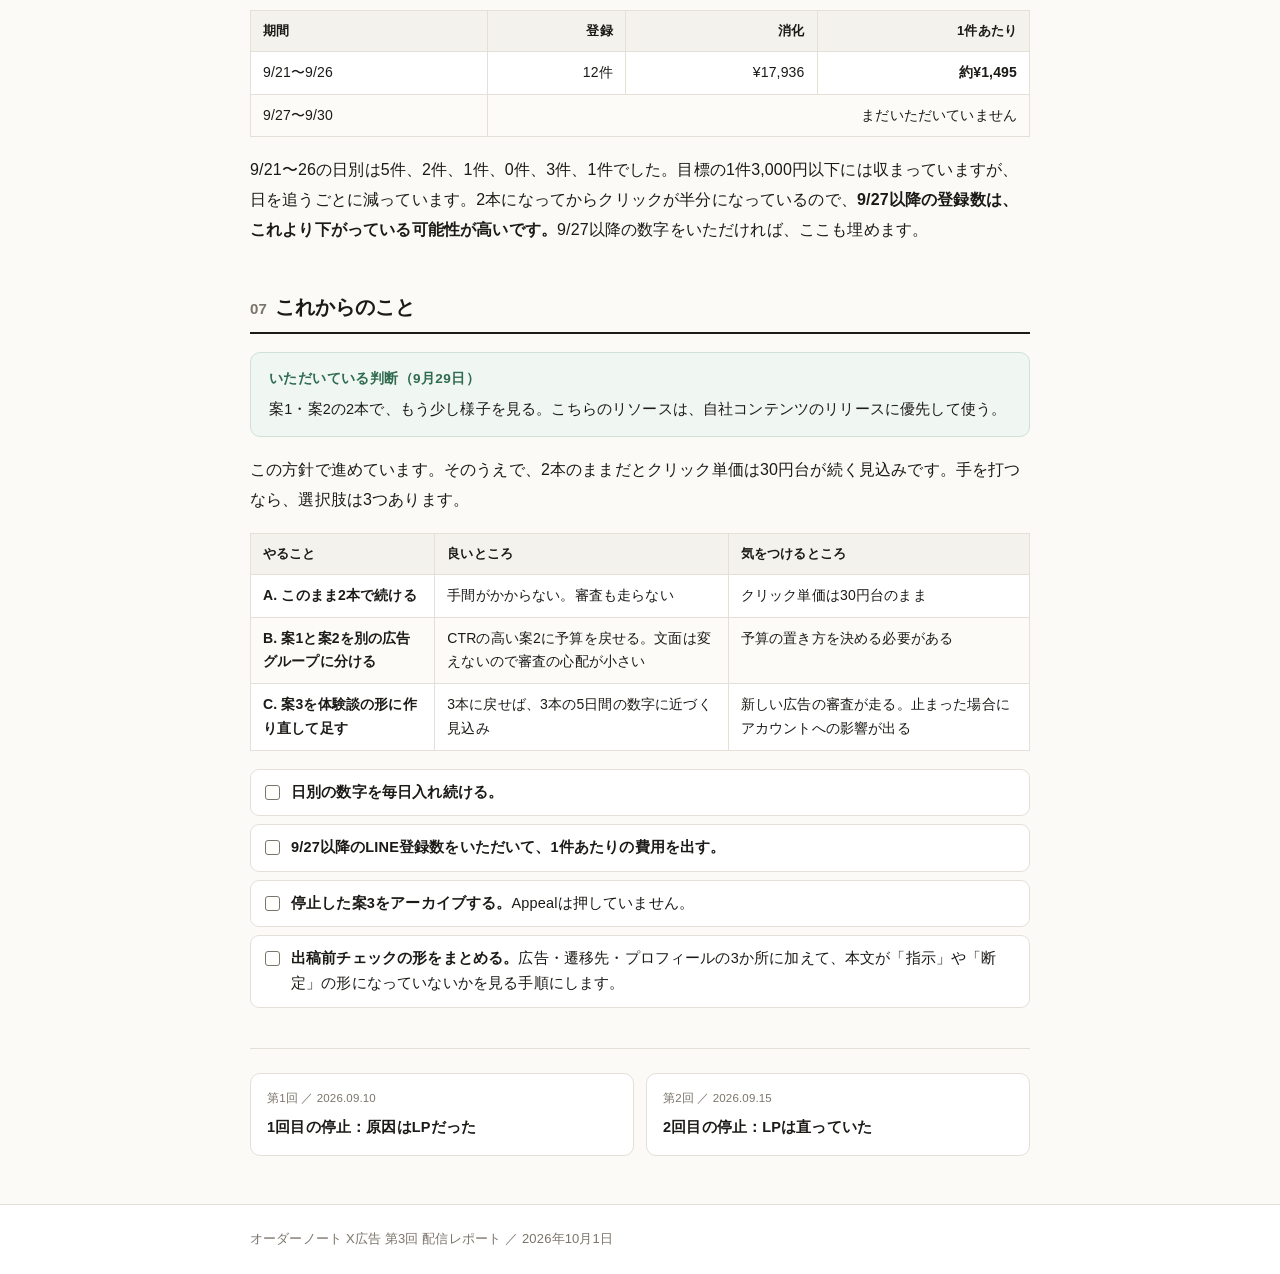
<file: report3.html>
<!doctype html>
<html lang="ja">
<head>
<meta charset="utf-8">
<meta name="viewport" content="width=device-width,initial-scale=1,viewport-fit=cover">
<meta name="robots" content="noindex,nofollow">
<title>第3回 ／ 修正版3の配信レポート｜オーダーノート X広告</title>
<link rel="stylesheet" href="style.css">
<style>
/* 第3回でだけ使う表示 */
.bars{margin:14px 0 6px}
.bar{display:grid;grid-template-columns:44px 1fr 72px;gap:10px;align-items:center;margin:6px 0;font-size:13px}
.bar .d{color:var(--ink-3);font-weight:600;white-space:nowrap}
.bar .t{display:block;background:#f1efe9;border-radius:4px;height:14px;overflow:hidden}
.bar .f{display:block;height:100%;background:var(--accent);border-radius:0 4px 4px 0}
.bar .n{text-align:right;font-weight:700;white-space:nowrap;font-variant-numeric:tabular-nums;color:var(--ink)}
.bar.sep{margin-top:14px;padding-top:10px;border-top:1px dashed var(--line)}
.legend{font-size:12.5px;color:var(--ink-3);margin:4px 0 0}
.period{display:grid;gap:12px;margin:20px 0}
@media(min-width:660px){.period{grid-template-columns:repeat(3,1fr)}}
.period .p{background:var(--card);border:1px solid var(--line);border-radius:11px;padding:15px 17px}
.period .p.now{border-color:#e6d7b6;background:var(--warn-bg)}
.period .p .k{font-size:11.5px;letter-spacing:.08em;color:var(--ink-3);font-weight:700}
.period .p .h{font-size:15px;font-weight:700;margin:5px 0 9px;line-height:1.5}
.period .p .r{font-size:13.5px;color:var(--ink-2);margin:0;line-height:1.7}
td.off{color:var(--ink-3)}
tr.sum td{font-weight:700;background:#f7f5ef}
</style>
</head>
<body>

<div class="wrap"><a class="backlink" href="index.html">← レポート一覧に戻る</a></div>

<header class="masthead">
  <div class="wrap">
    <p class="eyebrow">オーダーノート ／ X広告 ／ 第3回</p>
    <h1>修正版3の配信レポート</h1>
    <p class="sub">9月21日に出し直したキャンペーンの10日間の記録です。</p>
    <ul class="meta">
      <li>対象期間：2026年9月21日 〜 9月30日</li>
      <li>キャンペーン：20260917_オーダーノート_修正版3</li>
      <li>作成：加藤朋香</li>
      <li>最終更新：2026年10月1日</li>
    </ul>
  </div>
</header>

<main class="wrap">

  <div class="verdict">
    <p class="lead">3回目は、3本とも動いた期間がこれまでで一番長くなりました。ただし案3は9月25日を最後に止まり、そこからクリック単価がほぼ倍になっています。</p>
    <p>1回目は5日、2回目は1日で3本とも止まりました。3回目は3本そろって5日間動き、9月26日以降は案3が「欺瞞的および詐欺的コンテンツ」で止まって、<strong>案1と案2の2本で配信を続けています。</strong>10日間で消化29,870円、クリック1,375件です。</p>
  </div>

  <div class="toc">
    <h2>もくじ</h2>
    <ol>
      <li><a href="#s1">3回の出稿を並べる</a></li>
      <li><a href="#s2">何を変えたら長く持つようになったか</a></li>
      <li><a href="#s3">日別の数字</a></li>
      <li><a href="#s4">3本から2本になって変わったこと</a></li>
      <li><a href="#s5">予算の寄り方</a></li>
      <li><a href="#s6">LINE登録</a></li>
      <li><a href="#s7">これからのこと</a></li>
    </ol>
  </div>

  <h2 id="s1"><span class="num">01</span>3回の出稿を並べる</h2>

  <div class="period">
    <div class="p">
      <span class="k">第 1 期 ／ 9.02 − 9.07</span>
      <div class="h">5日で停止</div>
      <p class="r">理由「欺瞞的および詐欺的コンテンツ」。原因は遷移先のLPでした。</p>
    </div>
    <div class="p">
      <span class="k">第 2 期 ／ 9.11 − 9.12</span>
      <div class="h">1日で3本とも停止</div>
      <p class="r">LPは直っていましたが、プロフィール欄に旧LPのリンクが残っていました。</p>
    </div>
    <div class="p now">
      <span class="k">第 3 期 ／ 9.21 −</span>
      <div class="h">3本で5日、その後2本で継続中</div>
      <p class="r">案3が9/25を最後に停止。案1・案2は止まらずに配信中です。</p>
    </div>
  </div>

  <div class="tw">
  <table>
    <thead>
      <tr><th>　</th><th class="c">第2期</th><th class="c">第3期 3本の5日間<br>9/21〜25</th><th class="c">第3期 2本の5日間<br>9/26〜30</th></tr>
    </thead>
    <tbody>
      <tr><td>CTR</td><td class="c">0.76%</td><td class="c"><strong>0.91%</strong></td><td class="c">0.76%</td></tr>
      <tr><td>クリック単価</td><td class="c">¥22.6</td><td class="c"><strong>¥16.7</strong></td><td class="c">¥31.0</td></tr>
      <tr><td>1日あたりのクリック</td><td class="c">約115件</td><td class="c"><strong>約179件</strong></td><td class="c">約96件</td></tr>
    </tbody>
  </table>
  </div>

  <p><strong>3本そろっていた5日間は、これまでで一番いい数字でした。</strong>案3が止まって2本になってからは、クリック単価が16.7円から31.0円に上がっています。</p>

  <h2 id="s2"><span class="num">02</span>何を変えたら長く持つようになったか</h2>

  <p>広告のクリエイティブと本文は、2回目のものをほぼそのまま使っています。変えたのは3つです。</p>

  <ul class="check">
    <li><strong>遷移先のLPを差し替えた。</strong>1回目の停止で特定した、LPの1画面目の表現を直したものです。</li>
    <li><strong>プロフィール欄のリンクを新しいLPに向けた。</strong>2回目の停止の原因がここでした。メインと広告出稿用の2つとも直しています。</li>
    <li><strong>新しいキャンペーンを作って、そこに出した。</strong>停止済みの広告が残っているキャンペーンに足すと、原因の切り分けができなくなるためです。</li>
  </ul>

  <div class="note warn">
    <span class="t">それでも案3だけ止まった理由（見立て）</span>
    <p>案3の本文は1行目が「願望をきれいに書く。毎日欠かさず続ける。叶った未来をイメージする。」という<strong>指示の形</strong>で、画像も「ノートは、『願望』から書き始めない。」という<strong>断定</strong>でした。案1と案2はどちらも<strong>本人の体験談の形</strong>で、ここが違います。</p>
    <p>止まる直前の9/23〜24は、Xが案3に予算を寄せて配信量が一気に増えた日でもあります（9/22の1,849回 → 9/24の18,234回）。配信が増えて審査に引っかかった、という順番だったと見ています。</p>
  </div>

  <h2 id="s3"><span class="num">03</span>日別の数字</h2>

  <div class="strip">
    <div class="stat"><div class="l">消化（10日間）</div><div class="v">¥29,870</div></div>
    <div class="stat"><div class="l">インプレッション</div><div class="v">161,236</div></div>
    <div class="stat"><div class="l">リンククリック</div><div class="v">1,375</div></div>
  </div>

  <div class="tw">
  <table>
    <thead>
      <tr><th>日</th><th class="num">消化</th><th class="num">Imp</th><th class="num">クリック</th><th class="num">CPM</th><th class="num">CPC</th><th class="num">CTR</th><th class="c">配信</th></tr>
    </thead>
    <tbody>
      <tr><td>9/21</td><td class="num">¥2,997</td><td class="num">22,631</td><td class="num">227</td><td class="num">¥132</td><td class="num">¥13.2</td><td class="num">1.00%</td><td class="c">3本</td></tr>
      <tr><td>9/22</td><td class="num">¥2,980</td><td class="num">21,384</td><td class="num">228</td><td class="num">¥139</td><td class="num">¥13.1</td><td class="num">1.07%</td><td class="c">3本</td></tr>
      <tr><td>9/23</td><td class="num">¥2,984</td><td class="num">21,986</td><td class="num">160</td><td class="num">¥136</td><td class="num">¥18.7</td><td class="num">0.73%</td><td class="c">3本</td></tr>
      <tr><td>9/24</td><td class="num">¥2,993</td><td class="num">19,188</td><td class="num">154</td><td class="num">¥156</td><td class="num">¥19.4</td><td class="num">0.80%</td><td class="c">3本</td></tr>
      <tr><td>9/25</td><td class="num">¥2,997</td><td class="num">12,594</td><td class="num">124</td><td class="num">¥238</td><td class="num">¥24.2</td><td class="num">0.98%</td><td class="c">3本</td></tr>
      <tr><td>9/26</td><td class="num">¥2,985</td><td class="num">11,467</td><td class="num">110</td><td class="num">¥260</td><td class="num">¥27.1</td><td class="num">0.96%</td><td class="c">2本</td></tr>
      <tr><td>9/27</td><td class="num">¥2,988</td><td class="num">11,379</td><td class="num">104</td><td class="num">¥263</td><td class="num">¥28.7</td><td class="num">0.91%</td><td class="c">2本</td></tr>
      <tr><td>9/28</td><td class="num">¥2,985</td><td class="num">12,835</td><td class="num">98</td><td class="num">¥233</td><td class="num">¥30.5</td><td class="num">0.76%</td><td class="c">2本</td></tr>
      <tr><td>9/29</td><td class="num">¥2,974</td><td class="num">13,449</td><td class="num">83</td><td class="num">¥221</td><td class="num">¥35.8</td><td class="num">0.62%</td><td class="c">2本</td></tr>
      <tr><td>9/30</td><td class="num">¥2,987</td><td class="num">14,323</td><td class="num">87</td><td class="num">¥209</td><td class="num">¥34.3</td><td class="num">0.61%</td><td class="c">2本</td></tr>
      <tr class="sum"><td>計</td><td class="num">¥29,870</td><td class="num">161,236</td><td class="num">1,375</td><td class="num">¥185</td><td class="num">¥21.7</td><td class="num">0.85%</td><td class="c">　</td></tr>
    </tbody>
  </table>
  </div>

  <h3>クリック単価の推移</h3>

  <div class="bars" role="img" aria-label="日別のクリック単価。9/21の13.2円から9/29の35.8円まで上がっている">
    <div class="bar" title="9/21 ¥13.2"><span class="d">9/21</span><span class="t"><span class="f" style="width:37%"></span></span><span class="n">¥13.2</span></div>
    <div class="bar" title="9/22 ¥13.1"><span class="d">9/22</span><span class="t"><span class="f" style="width:37%"></span></span><span class="n">¥13.1</span></div>
    <div class="bar" title="9/23 ¥18.7"><span class="d">9/23</span><span class="t"><span class="f" style="width:52%"></span></span><span class="n">¥18.7</span></div>
    <div class="bar" title="9/24 ¥19.4"><span class="d">9/24</span><span class="t"><span class="f" style="width:54%"></span></span><span class="n">¥19.4</span></div>
    <div class="bar" title="9/25 ¥24.2"><span class="d">9/25</span><span class="t"><span class="f" style="width:68%"></span></span><span class="n">¥24.2</span></div>
    <div class="bar sep" title="9/26 ¥27.1 （ここから2本）"><span class="d">9/26</span><span class="t"><span class="f" style="width:76%"></span></span><span class="n">¥27.1</span></div>
    <div class="bar" title="9/27 ¥28.7"><span class="d">9/27</span><span class="t"><span class="f" style="width:80%"></span></span><span class="n">¥28.7</span></div>
    <div class="bar" title="9/28 ¥30.5"><span class="d">9/28</span><span class="t"><span class="f" style="width:85%"></span></span><span class="n">¥30.5</span></div>
    <div class="bar" title="9/29 ¥35.8"><span class="d">9/29</span><span class="t"><span class="f" style="width:100%"></span></span><span class="n">¥35.8</span></div>
    <div class="bar" title="9/30 ¥34.3"><span class="d">9/30</span><span class="t"><span class="f" style="width:96%"></span></span><span class="n">¥34.3</span></div>
  </div>
  <p class="legend">点線から下が、案3が止まって2本になってからの日です。棒が長いほど、1クリックが高くついています。</p>

  <h2 id="s4"><span class="num">04</span>3本から2本になって変わったこと</h2>

  <div class="tw">
  <table>
    <thead>
      <tr><th>　</th><th class="num">3本の5日間<br>9/21〜25</th><th class="num">2本の5日間<br>9/26〜30</th><th class="num">変化</th></tr>
    </thead>
    <tbody>
      <tr><td>消化</td><td class="num">¥14,951</td><td class="num">¥14,920</td><td class="num">ほぼ同じ</td></tr>
      <tr><td>インプレッション</td><td class="num">97,783</td><td class="num">63,453</td><td class="num">−35%</td></tr>
      <tr><td>1,000回表示あたりの費用（CPM）</td><td class="num">¥153</td><td class="num">¥235</td><td class="num">+54%</td></tr>
      <tr><td>クリック</td><td class="num">893</td><td class="num">482</td><td class="num">−46%</td></tr>
      <tr><td>クリック単価</td><td class="num">¥16.7</td><td class="num">¥31.0</td><td class="num">+86%</td></tr>
    </tbody>
  </table>
  </div>

  <p><strong>同じ金額を使って、取れるクリックがほぼ半分になっています。</strong>理由は2つ重なっています。</p>

  <ul class="check">
    <li><strong>表示の単価（CPM）が上がった。</strong>広告が減ると、Xが配信できる場面の選択肢も減り、1回あたりの表示が高くつきます。</li>
    <li><strong>CTRの低い案1に予算が寄った。</strong>次の章で書きます。</li>
  </ul>

  <h2 id="s5"><span class="num">05</span>予算の寄り方</h2>

  <p>3本の間の予算配分は、Xが自動で決めています。日ごとに見ると、寄り先が動いています。消化／クリックの順です。</p>

  <div class="tw">
  <table>
    <thead>
      <tr><th>日</th><th class="num">案3 書く順番</th><th class="num">案2 1000枚</th><th class="num">案1 書く前</th></tr>
    </thead>
    <tbody>
      <tr><td>9/21</td><td class="num">¥298／16</td><td class="num"><strong>¥1,845／157</strong></td><td class="num">¥853／54</td></tr>
      <tr><td>9/22</td><td class="num">¥255／27</td><td class="num"><strong>¥2,394／182</strong></td><td class="num">¥332／19</td></tr>
      <tr><td>9/23</td><td class="num"><strong>¥1,517／93</strong></td><td class="num">¥1,304／58</td><td class="num">¥164／9</td></tr>
      <tr><td>9/24</td><td class="num"><strong>¥2,826／145</strong></td><td class="num">¥125／8</td><td class="num">¥42／1</td></tr>
      <tr><td>9/25</td><td class="num"><strong>¥1,632／77</strong></td><td class="num">¥1,267／45</td><td class="num">¥97／2</td></tr>
      <tr><td>9/26</td><td class="num off">停止</td><td class="num"><strong>¥2,606／104</strong></td><td class="num">¥379／6</td></tr>
      <tr><td>9/27</td><td class="num off">停止</td><td class="num"><strong>¥1,960／79</strong></td><td class="num">¥1,028／25</td></tr>
      <tr><td>9/28</td><td class="num off">停止</td><td class="num">¥1,372／45</td><td class="num"><strong>¥1,613／53</strong></td></tr>
      <tr><td>9/29</td><td class="num off">停止</td><td class="num">¥766／26</td><td class="num"><strong>¥2,208／57</strong></td></tr>
      <tr><td>9/30</td><td class="num off">停止</td><td class="num">¥117／1</td><td class="num"><strong>¥2,870／86</strong></td></tr>
      <tr class="sum"><td>10日計のCTR</td><td class="num">0.82%</td><td class="num">1.01%</td><td class="num">0.65%</td></tr>
    </tbody>
  </table>
  </div>

  <p class="legend">太字がその日いちばん予算を使った広告です。</p>

  <p>9/23〜25は案3、9/26〜27は案2、9/28以降は案1に寄っています。<strong>10日間で一番クリックされているのは案2（CTR 1.01%）ですが、9/30は案1が予算のほぼ全部を使っています。</strong>案1のCTRは0.65%なので、全体のCTRもそれに引っ張られて0.6%台まで落ちました。</p>

  <div class="note warn">
    <span class="t">こちらで変えられるところ、変えられないところ</span>
    <p>同じ広告グループの中で、どの広告にいくら使うかは指定できません。案2に予算を戻したい場合は、<strong>案1と案2を別々の広告グループに分けて、それぞれに予算を置く</strong>形になります。</p>
  </div>

  <h2 id="s6"><span class="num">06</span>LINE登録</h2>

  <p>広告マネージャで取れるのはクリックまでです。LINEに登録した人数は、望月さん側のUTAGEの数字を共有いただいています。</p>

  <div class="tw">
  <table>
    <thead><tr><th>期間</th><th class="num">登録</th><th class="num">消化</th><th class="num">1件あたり</th></tr></thead>
    <tbody>
      <tr><td>9/21〜9/26</td><td class="num">12件</td><td class="num">¥17,936</td><td class="num"><strong>約¥1,495</strong></td></tr>
      <tr><td>9/27〜9/30</td><td class="num" colspan="3">まだいただいていません</td></tr>
    </tbody>
  </table>
  </div>

  <p>9/21〜26の日別は5件、2件、1件、0件、3件、1件でした。目標の1件3,000円以下には収まっていますが、日を追うごとに減っています。2本になってからクリックが半分になっているので、<strong>9/27以降の登録数は、これより下がっている可能性が高いです。</strong>9/27以降の数字をいただければ、ここも埋めます。</p>

  <h2 id="s7"><span class="num">07</span>これからのこと</h2>

  <div class="note ok">
    <span class="t">いただいている判断（9月29日）</span>
    <p>案1・案2の2本で、もう少し様子を見る。こちらのリソースは、自社コンテンツのリリースに優先して使う。</p>
  </div>

  <p>この方針で進めています。そのうえで、2本のままだとクリック単価は30円台が続く見込みです。手を打つなら、選択肢は3つあります。</p>

  <div class="tw">
  <table>
    <thead><tr><th>やること</th><th>良いところ</th><th>気をつけるところ</th></tr></thead>
    <tbody>
      <tr><td><strong>A. このまま2本で続ける</strong></td><td>手間がかからない。審査も走らない</td><td>クリック単価は30円台のまま</td></tr>
      <tr><td><strong>B. 案1と案2を別の広告グループに分ける</strong></td><td>CTRの高い案2に予算を戻せる。文面は変えないので審査の心配が小さい</td><td>予算の置き方を決める必要がある</td></tr>
      <tr><td><strong>C. 案3を体験談の形に作り直して足す</strong></td><td>3本に戻せば、3本の5日間の数字に近づく見込み</td><td>新しい広告の審査が走る。止まった場合にアカウントへの影響が出る</td></tr>
    </tbody>
  </table>
  </div>

  <ul class="check">
    <li><strong>日別の数字を毎日入れ続ける。</strong></li>
    <li><strong>9/27以降のLINE登録数をいただいて、1件あたりの費用を出す。</strong></li>
    <li><strong>停止した案3をアーカイブする。</strong>Appealは押していません。</li>
    <li><strong>出稿前チェックの形をまとめる。</strong>広告・遷移先・プロフィールの3か所に加えて、本文が「指示」や「断定」の形になっていないかを見る手順にします。</li>
  </ul>

  <div class="pager">
    <a href="report1.html"><span class="label">第1回 ／ 2026.09.10</span><span class="name">1回目の停止：原因はLPだった</span></a>
    <a href="report2.html"><span class="label">第2回 ／ 2026.09.15</span><span class="name">2回目の停止：LPは直っていた</span></a>
  </div>

</main>

<footer class="foot">
  <div class="wrap">オーダーノート X広告 第3回 配信レポート ／ 2026年10月1日</div>
</footer>

</body>
</html>
</file>
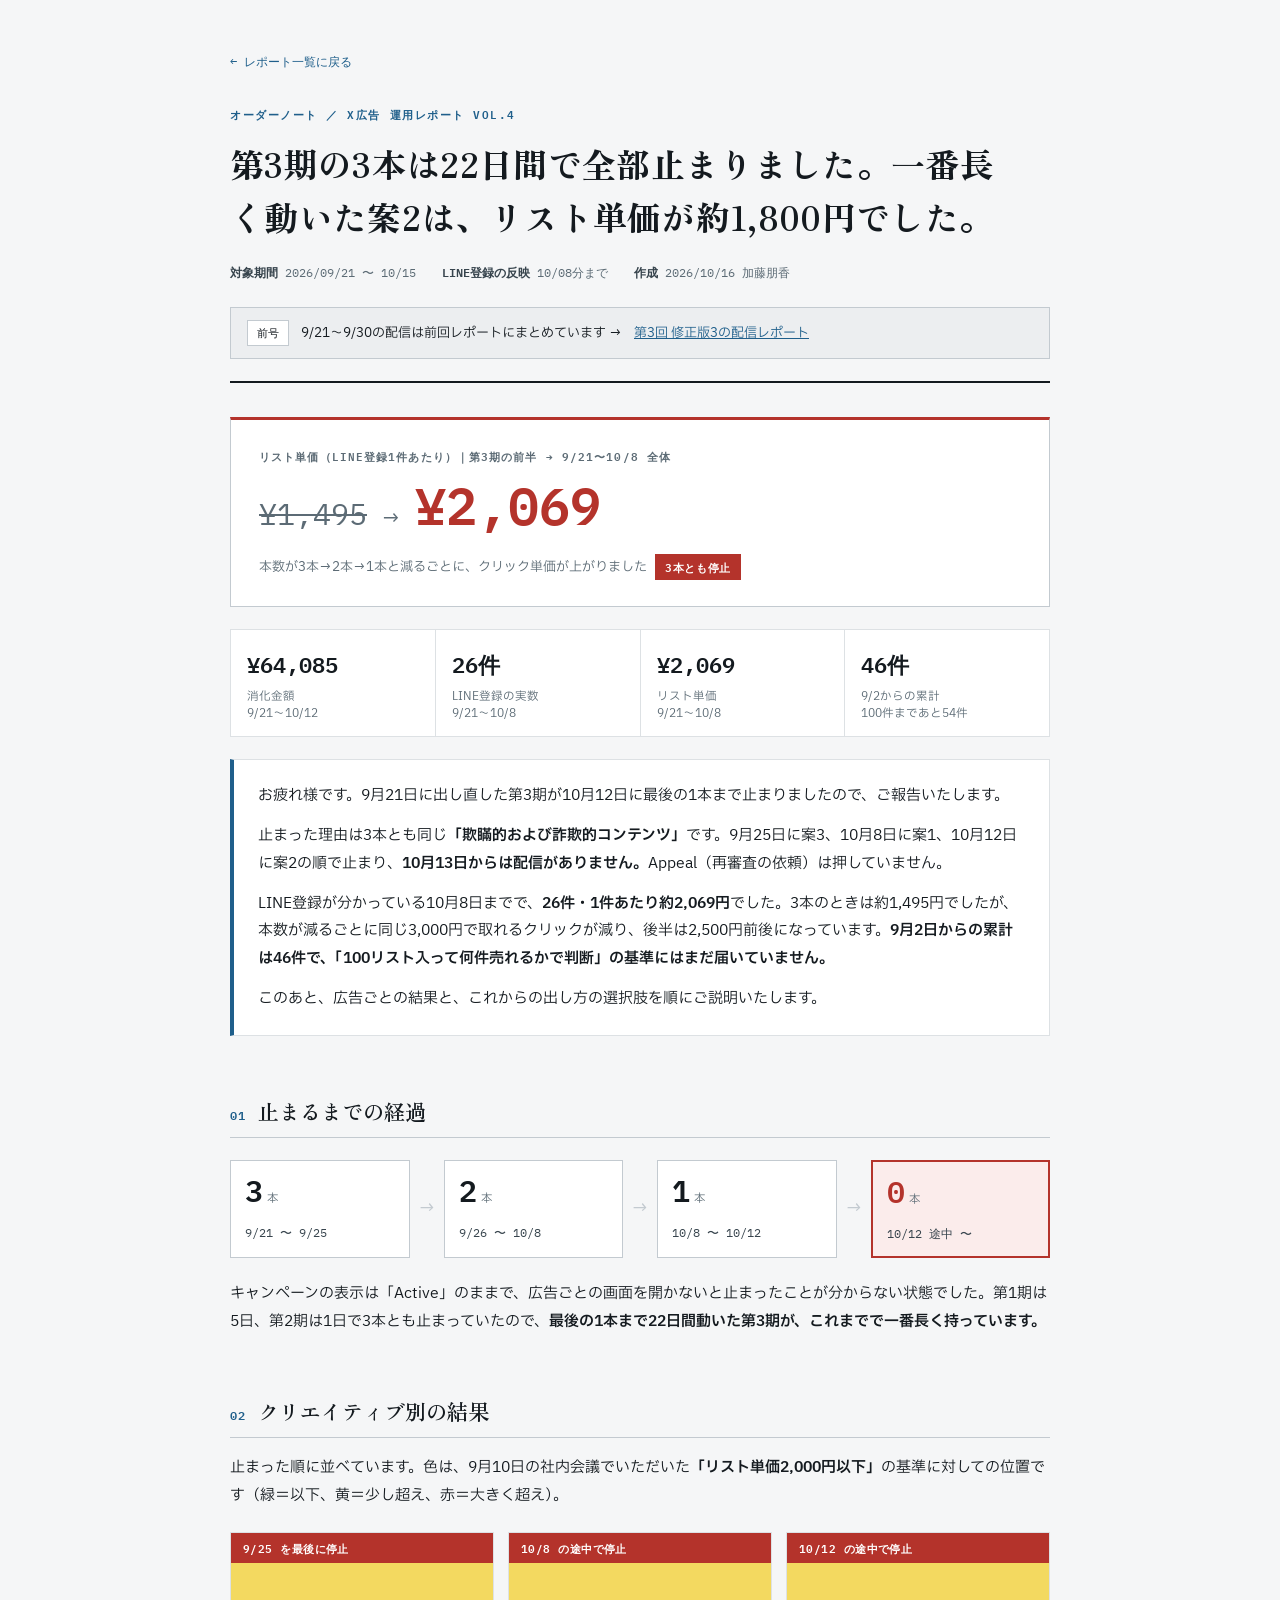
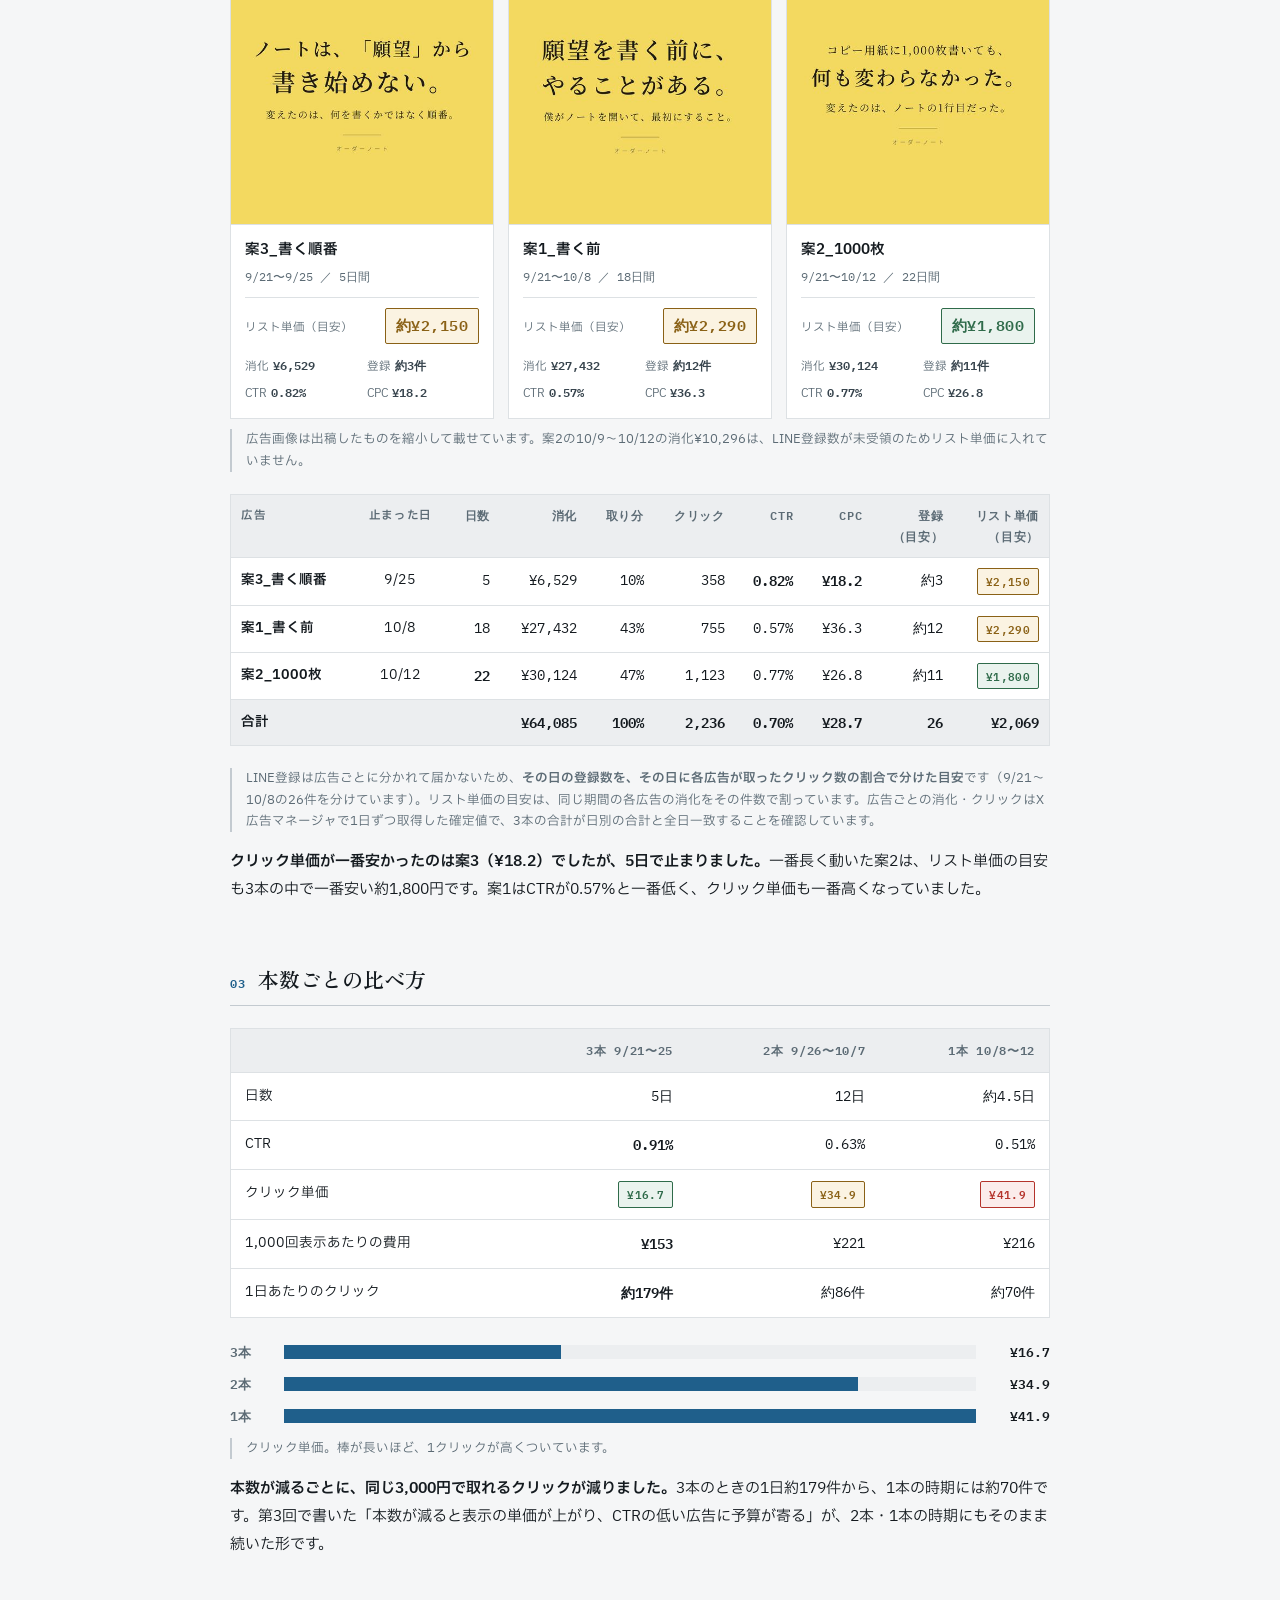
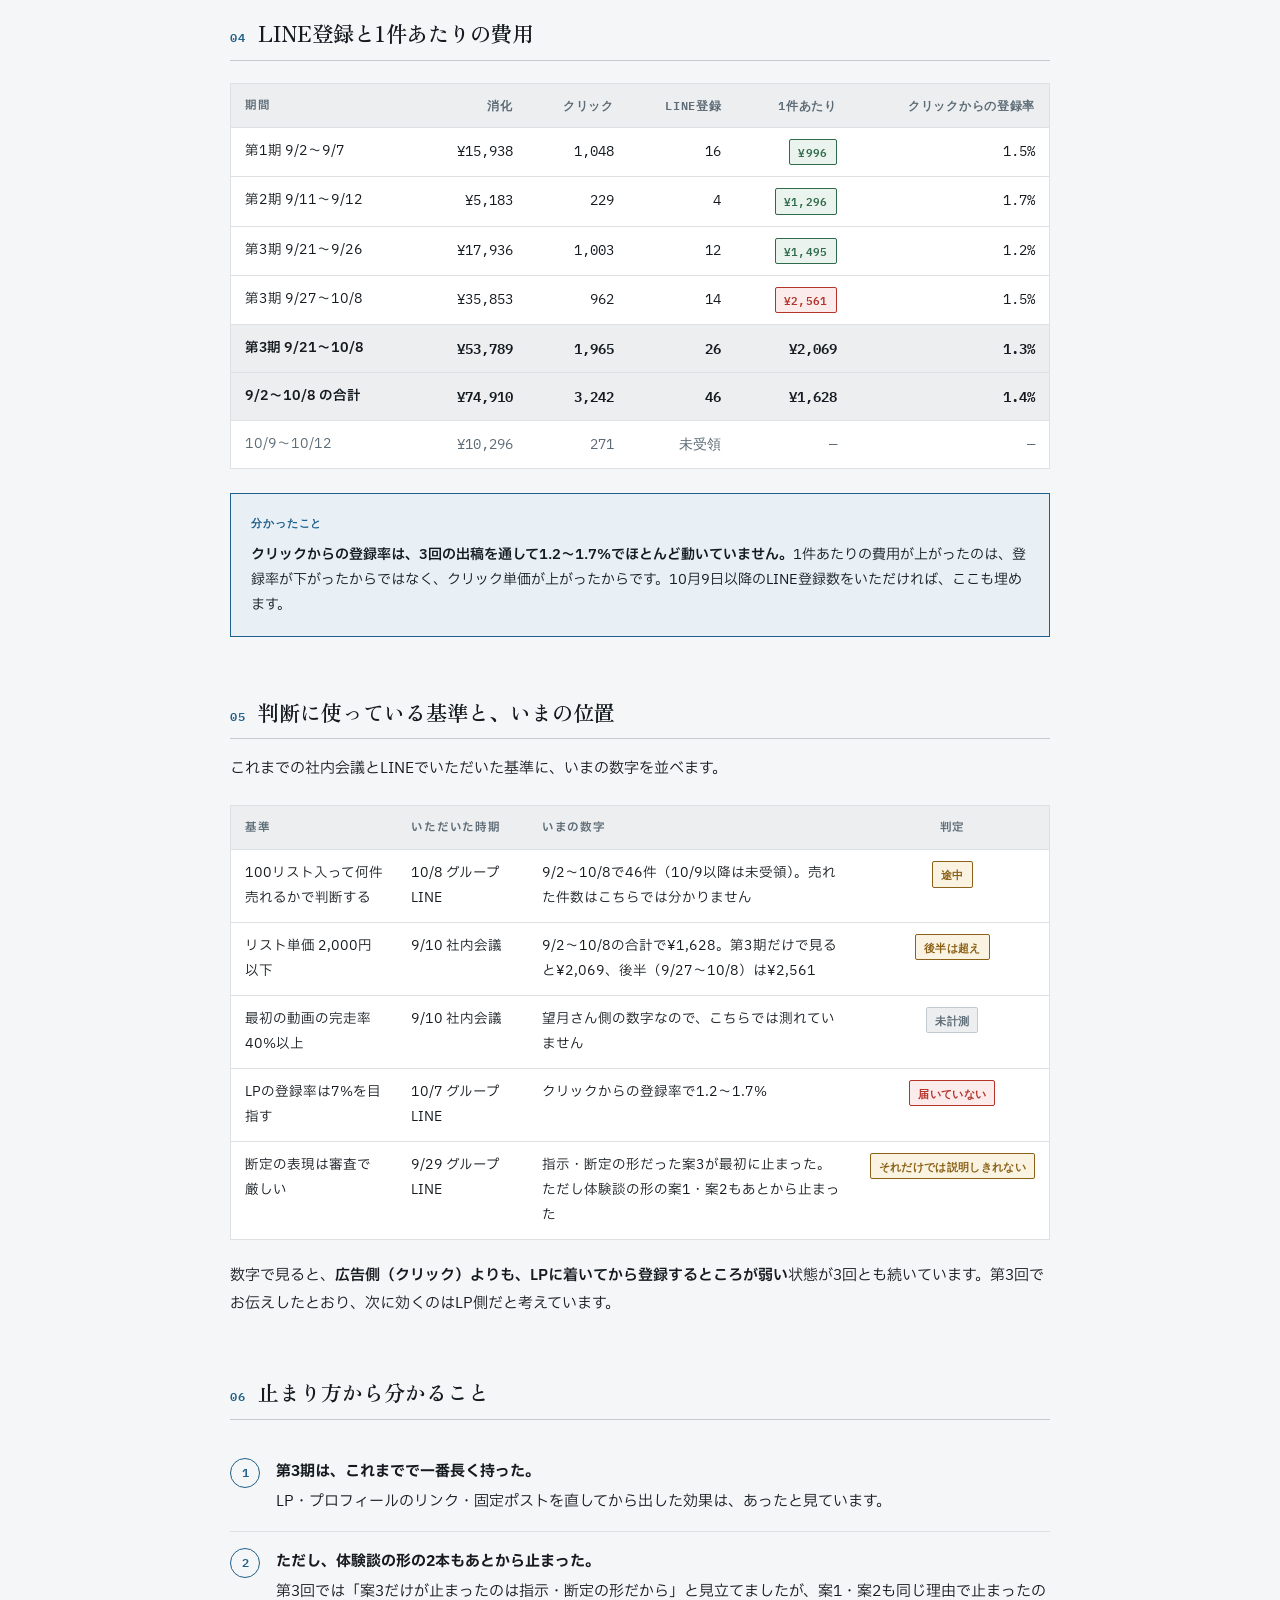
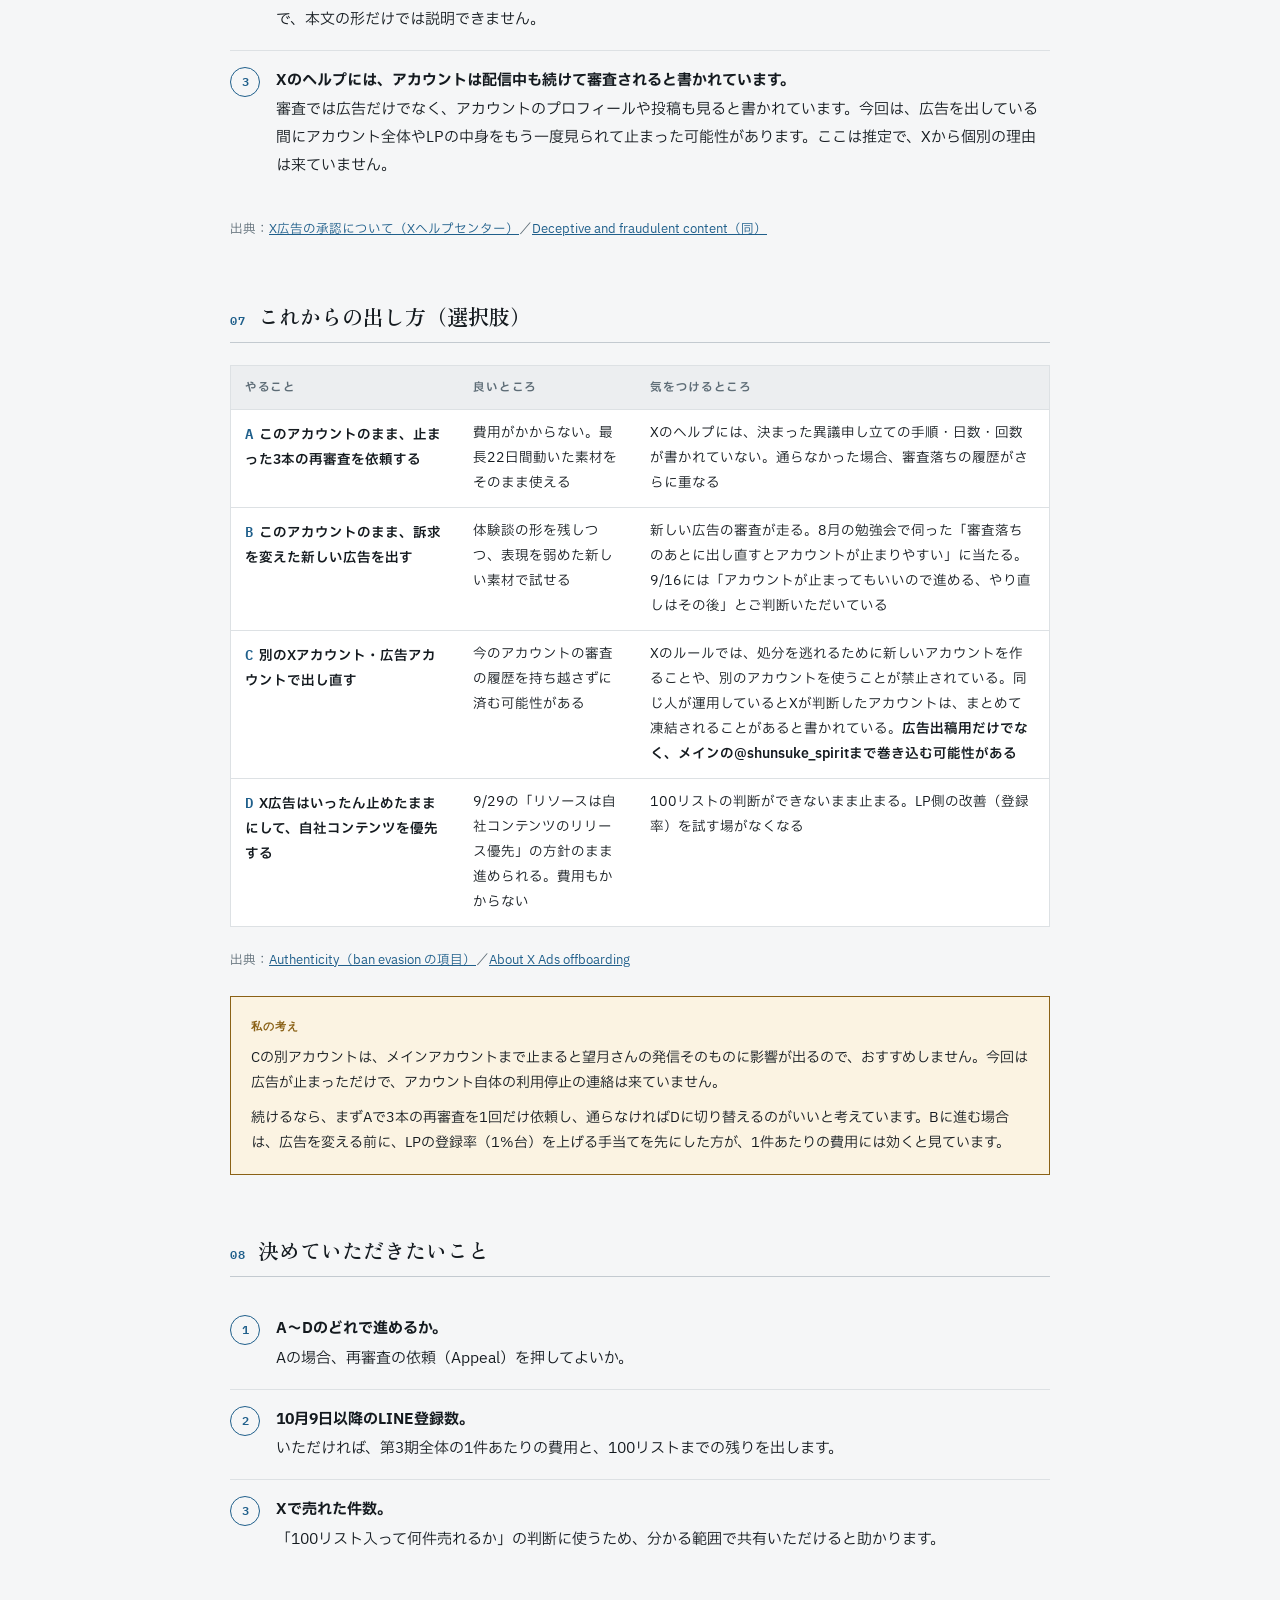
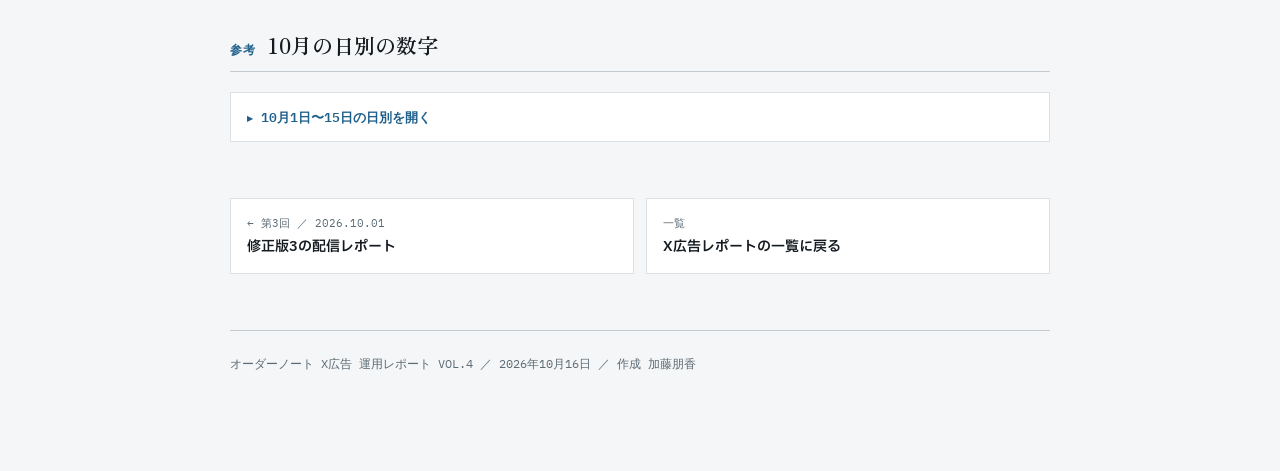
<file: report4.html>
<!doctype html>
<html lang="ja">
<head>
<meta charset="utf-8">
<meta name="viewport" content="width=device-width,initial-scale=1,viewport-fit=cover">
<meta name="robots" content="noindex,nofollow">
<title>第4回 ／ 3本とも停止と、次の出し方｜オーダーノート X広告</title>
<link rel="preconnect" href="https://fonts.googleapis.com">
<link rel="preconnect" href="https://fonts.gstatic.com" crossorigin>
<link rel="stylesheet" href="https://fonts.googleapis.com/css2?family=Zen+Old+Mincho:wght@600;900&family=IBM+Plex+Sans+JP:wght@400;500;600&family=IBM+Plex+Mono:wght@400;600&display=swap">
<style>
:root{
  --bg:#f5f6f7; --surface:#ffffff; --sunken:#eceef0;
  --ink:#141a1f; --ink-2:#37444d; --muted:#5c6b75;
  --line:#dde1e4; --line-strong:#c3cad0;
  --accent:#1f5f8b; --accent-soft:#e8f0f6;
  --bad:#b4332b; --bad-soft:#fbeceb;
  --good:#2f6b4a; --good-soft:#eaf3ee;
  --warn:#8a6116; --warn-soft:#fbf3e2;
  --serif:"Zen Old Mincho",serif;
  --sans:"IBM Plex Sans JP","Hiragino Sans",system-ui,sans-serif;
  --mono:"IBM Plex Mono",ui-monospace,monospace;
}
@media (prefers-color-scheme:dark){
  :root:not([data-theme="light"]){
    --bg:#101519; --surface:#171d22; --sunken:#1e262c;
    --ink:#e8ecee; --ink-2:#c2ccd2; --muted:#8b9aa4;
    --line:#2a343b; --line-strong:#3c4952;
    --accent:#6fb2dd; --accent-soft:#17303f;
    --bad:#e1786f; --bad-soft:#331d1b;
    --good:#74b894; --good-soft:#182c22;
    --warn:#d6a850; --warn-soft:#2e2718;
  }
}
*{box-sizing:border-box}
body{background:var(--bg);color:var(--ink);font-family:var(--sans);font-size:15px;line-height:1.85;margin:0;padding-inline:20px;-webkit-font-smoothing:antialiased}
.wrap{max-width:820px;margin:0 auto;padding-block:48px 96px}
a{color:var(--accent)}
strong{font-weight:600}
p{margin:16px 0}

.back{font-family:var(--mono);font-size:12px;text-decoration:none}
.masthead{border-bottom:2px solid var(--ink);padding:28px 0 22px}
.eyebrow{font-family:var(--mono);font-size:11px;letter-spacing:.14em;color:var(--accent);margin:0 0 14px;font-weight:600}
h1{font-family:var(--serif);font-weight:900;font-size:clamp(24px,4.4vw,34px);line-height:1.55;margin:0;letter-spacing:.01em;text-wrap:balance}
.meta-row{display:flex;flex-wrap:wrap;gap:6px 26px;margin-top:18px;font-family:var(--mono);font-size:12px;color:var(--muted)}
.meta-row b{color:var(--ink-2);font-weight:600}
.prev{margin:22px 0 0;padding:12px 16px;background:var(--sunken);border:1px solid var(--line-strong);font-size:13px;display:flex;gap:12px;align-items:center;flex-wrap:wrap}
.prev .tg{font-family:var(--mono);font-size:11px;background:var(--surface);border:1px solid var(--line-strong);padding:2px 9px}

.hero{margin:34px 0 0;padding:26px 28px;background:var(--surface);border:1px solid var(--line-strong);border-top:3px solid var(--bad)}
.hero .hl{margin:0;font-family:var(--mono);font-size:11px;letter-spacing:.1em;color:var(--muted);font-weight:600}
.hero .hv{margin:10px 0 0;display:flex;flex-wrap:wrap;align-items:baseline;gap:14px}
.hero .was{font-family:var(--mono);font-size:clamp(22px,4vw,30px);color:var(--muted);text-decoration:line-through;text-decoration-thickness:2px}
.hero .arw{font-size:20px;color:var(--muted)}
.hero .now{font-family:var(--mono);font-size:clamp(34px,7vw,52px);font-weight:600;color:var(--bad);line-height:1.1}
.hero .hs{margin:12px 0 0;font-size:13px;color:var(--muted);display:flex;flex-wrap:wrap;align-items:center;gap:8px}
.hero .ng{background:var(--bad);color:#fff;font-family:var(--mono);font-size:11px;font-weight:600;padding:3px 10px;letter-spacing:.06em}
.hgrid{display:grid;grid-template-columns:repeat(auto-fit,minmax(150px,1fr));gap:1px;margin-top:22px;background:var(--line);border:1px solid var(--line)}
.hc{background:var(--surface);padding:14px 16px}
.hc b{display:block;font-family:var(--mono);font-size:22px;font-weight:600;color:var(--ink)}
.hc span{display:block;margin-top:3px;font-size:11.5px;color:var(--muted);line-height:1.5}

.verdict{margin:22px 0 0;padding:22px 24px;background:var(--surface);border:1px solid var(--line);border-left:4px solid var(--accent)}
.verdict p{margin:0}
.verdict p+p{margin-top:12px}

section{margin-top:60px}
h2{font-family:var(--serif);font-weight:600;font-size:21px;line-height:1.5;margin:0 0 4px;padding-bottom:10px;border-bottom:1px solid var(--line-strong);display:flex;align-items:baseline;gap:12px}
h2 .num{font-family:var(--mono);font-size:12px;font-weight:600;color:var(--accent);letter-spacing:.08em;flex:none}
h3{font-weight:600;font-size:15px;margin:30px 0 10px}

/* 停止までの経過 */
.steps{display:grid;grid-template-columns:1fr auto 1fr auto 1fr auto 1fr;align-items:stretch;gap:8px;margin:22px 0}
.step{background:var(--surface);border:1px solid var(--line-strong);padding:14px 14px 12px}
.step .n{font-family:var(--mono);font-size:30px;font-weight:600;line-height:1}
.step .u{font-size:11.5px;color:var(--muted);margin-left:4px}
.step .d{display:block;margin-top:10px;font-family:var(--mono);font-size:11.5px;color:var(--ink-2)}
.step.zero{border:2px solid var(--bad);background:var(--bad-soft)}
.step.zero .n{color:var(--bad)}
.steps .ar{align-self:center;color:var(--line-strong);font-size:18px}
@media (max-width:640px){.steps{grid-template-columns:1fr 1fr}.steps .ar{display:none}}

/* クリエイティブ */
.gallery{display:grid;grid-template-columns:repeat(auto-fit,minmax(220px,1fr));gap:14px;margin:22px 0 6px}
.cr{margin:0;background:var(--surface);border:1px solid var(--line);display:flex;flex-direction:column}
.cr .badge{display:block;background:var(--bad);color:#fff;font-size:11px;font-weight:600;letter-spacing:.04em;padding:5px 12px;font-family:var(--mono)}
.cr img{display:block;width:100%;height:auto;aspect-ratio:1/1;border-bottom:1px solid var(--line)}
.cr .cap{padding:12px 14px 14px}
.cr .nm{font-weight:600;font-size:14.5px;margin:0}
.cr .per{font-family:var(--mono);font-size:11.5px;color:var(--muted);margin:2px 0 10px}
.cr .big{display:flex;align-items:baseline;justify-content:space-between;gap:8px;margin:0;padding-top:10px;border-top:1px solid var(--line)}
.cr .big>span:first-child{font-size:11.5px;color:var(--muted)}
.cr .big .chip{font-size:15px;padding:3px 10px}
.cr .mini{display:grid;grid-template-columns:1fr 1fr;gap:4px 10px;margin:10px 0 0;font-size:11.5px;color:var(--muted)}
.cr .mini b{font-family:var(--mono);font-weight:600;color:var(--ink-2);font-size:12px;margin-left:4px}

.chip{display:inline-block;font-family:var(--mono);font-size:11px;font-weight:600;padding:2px 8px;border-radius:2px;white-space:nowrap;letter-spacing:.03em}
.chip.lg{font-size:15px;padding:3px 10px}
.chip-bad{background:var(--bad-soft);color:var(--bad);border:1px solid var(--bad)}
.chip-good{background:var(--good-soft);color:var(--good);border:1px solid var(--good)}
.chip-warn{background:var(--warn-soft);color:var(--warn);border:1px solid var(--warn)}
.chip-flat{background:var(--sunken);color:var(--muted);border:1px solid var(--line-strong)}

.tablewrap{overflow-x:auto;margin:22px 0;border:1px solid var(--line)}
table{border-collapse:collapse;width:100%;font-size:13.5px;background:var(--surface)}
th,td{padding:11px 14px;text-align:left;border-bottom:1px solid var(--line);vertical-align:top}
thead th{background:var(--sunken);font-weight:600;font-size:11.5px;letter-spacing:.06em;color:var(--muted);white-space:nowrap}
tbody tr:last-child td{border-bottom:none}
tr.total td{background:var(--sunken);font-weight:600}
td.num,th.num{font-family:var(--mono);font-variant-numeric:tabular-nums;white-space:nowrap;text-align:right}
td.c,th.c{text-align:center}
.crt td:first-child{white-space:nowrap;font-weight:600}
.crt th,.crt td{padding:10px 10px}
tr.dim td{color:var(--muted)}

.footnote{margin:10px 0 0;font-size:12.5px;line-height:1.7;color:var(--muted);padding-left:14px;border-left:2px solid var(--line-strong)}

.bars{margin:18px 0 6px}
.bar{display:grid;grid-template-columns:44px 1fr 64px;gap:10px;align-items:center;margin:8px 0;font-size:13px}
.bar .d{color:var(--muted);font-family:var(--mono);font-weight:600}
.bar .t{display:block;background:var(--sunken);height:14px}
.bar .f{display:block;height:100%;background:var(--accent)}
.bar .n{text-align:right;font-family:var(--mono);font-weight:600}

.callout{background:var(--accent-soft);border:1px solid var(--accent);padding:18px 20px;margin:24px 0;font-size:14px;line-height:1.8}
.callout p{margin:0}
.callout p+p{margin-top:10px}
.callout .hd{font-family:var(--mono);font-size:11px;letter-spacing:.08em;font-weight:600;color:var(--accent);margin-bottom:8px}
.callout.warn{background:var(--warn-soft);border-color:var(--warn)}
.callout.warn .hd{color:var(--warn)}

.learn{list-style:none;padding:0;margin:22px 0;counter-reset:l}
.learn li{counter-increment:l;position:relative;padding:16px 0 16px 46px;border-bottom:1px solid var(--line);margin:0}
.learn li:last-child{border-bottom:none}
.learn li::before{content:counter(l);position:absolute;left:0;top:16px;font-family:var(--mono);font-size:12px;font-weight:600;color:var(--accent);width:28px;height:28px;line-height:26px;text-align:center;border:1px solid var(--accent);border-radius:50%}
.learn b{display:block;margin-bottom:2px}

.opt td:first-child{min-width:190px}
.opt .k{font-family:var(--mono);font-weight:600;color:var(--accent);margin-right:6px}

.fold{margin:20px 0;border:1px solid var(--line);background:var(--surface)}
.fold summary{padding:12px 16px;cursor:pointer;font-size:13px;font-weight:600;color:var(--accent);font-family:var(--mono);list-style:none;display:flex;align-items:center;gap:8px}
.fold summary::-webkit-details-marker{display:none}
.fold summary::before{content:"▸";font-size:11px;transition:transform .15s}
.fold[open] summary::before{transform:rotate(90deg)}
.fold .tablewrap{margin:0 16px 16px}
.fold .footnote{margin:0 16px 16px}

.src{font-size:12.5px;color:var(--muted)}
.pager{display:grid;grid-template-columns:1fr 1fr;gap:12px;margin-top:56px}
.pager a{display:block;padding:14px 16px;background:var(--surface);border:1px solid var(--line);text-decoration:none;color:var(--ink)}
.pager .l{display:block;font-family:var(--mono);font-size:11px;color:var(--muted)}
.pager .t{display:block;font-weight:600;font-size:14px}
footer{margin-top:56px;padding-top:22px;border-top:1px solid var(--line-strong);font-family:var(--mono);font-size:11.5px;color:var(--muted);line-height:1.9}
@media (max-width:560px){.wrap{padding-block:32px 64px}h2{flex-direction:column;gap:2px}.hero{padding:22px 18px}.pager{grid-template-columns:1fr}}
</style>
</head>
<body>
<div class="wrap">

<a class="back" href="index.html">← レポート一覧に戻る</a>

<header class="masthead">
  <p class="eyebrow">オーダーノート ／ X広告 運用レポート VOL.4</p>
  <h1>第3期の3本は22日間で全部止まりました。一番長く動いた案2は、リスト単価が約1,800円でした。</h1>
  <div class="meta-row">
    <span><b>対象期間</b> 2026/09/21 〜 10/15</span>
    <span><b>LINE登録の反映</b> 10/08分まで</span>
    <span><b>作成</b> 2026/10/16 加藤朋香</span>
  </div>
  <div class="prev"><span class="tg">前号</span>9/21〜9/30の配信は前回レポートにまとめています → <a href="report3.html">第3回 修正版3の配信レポート</a></div>
</header>

<div class="hero">
  <p class="hl">リスト単価（LINE登録1件あたり）｜第3期の前半 → 9/21〜10/8 全体</p>
  <div class="hv"><span class="was">¥1,495</span><span class="arw">→</span><span class="now">¥2,069</span></div>
  <p class="hs">本数が3本→2本→1本と減るごとに、クリック単価が上がりました <span class="ng">3本とも停止</span></p>
</div>
<div class="hgrid">
  <div class="hc"><b>¥64,085</b><span>消化金額<br>9/21〜10/12</span></div>
  <div class="hc"><b>26件</b><span>LINE登録の実数<br>9/21〜10/8</span></div>
  <div class="hc"><b>¥2,069</b><span>リスト単価<br>9/21〜10/8</span></div>
  <div class="hc"><b>46件</b><span>9/2からの累計<br>100件まであと54件</span></div>
</div>

<div class="verdict">
  <p>お疲れ様です。9月21日に出し直した第3期が10月12日に最後の1本まで止まりましたので、ご報告いたします。</p>
  <p>止まった理由は3本とも同じ<strong>「欺瞞的および詐欺的コンテンツ」</strong>です。9月25日に案3、10月8日に案1、10月12日に案2の順で止まり、<strong>10月13日からは配信がありません。</strong>Appeal（再審査の依頼）は押していません。</p>
  <p>LINE登録が分かっている10月8日までで、<strong>26件・1件あたり約2,069円</strong>でした。3本のときは約1,495円でしたが、本数が減るごとに同じ3,000円で取れるクリックが減り、後半は2,500円前後になっています。<strong>9月2日からの累計は46件で、「100リスト入って何件売れるかで判断」の基準にはまだ届いていません。</strong></p>
  <p>このあと、広告ごとの結果と、これからの出し方の選択肢を順にご説明いたします。</p>
</div>

<section id="s1">
  <h2><span class="num">01</span>止まるまでの経過</h2>
  <div class="steps">
    <div class="step"><span class="n">3</span><span class="u">本</span><span class="d">9/21 〜 9/25</span></div><span class="ar">→</span>
    <div class="step"><span class="n">2</span><span class="u">本</span><span class="d">9/26 〜 10/8</span></div><span class="ar">→</span>
    <div class="step"><span class="n">1</span><span class="u">本</span><span class="d">10/8 〜 10/12</span></div><span class="ar">→</span>
    <div class="step zero"><span class="n">0</span><span class="u">本</span><span class="d">10/12 途中 〜</span></div>
  </div>
  <p>キャンペーンの表示は「Active」のままで、広告ごとの画面を開かないと止まったことが分からない状態でした。第1期は5日、第2期は1日で3本とも止まっていたので、<strong>最後の1本まで22日間動いた第3期が、これまでで一番長く持っています。</strong></p>
</section>

<section id="s2">
  <h2><span class="num">02</span>クリエイティブ別の結果</h2>
  <p>止まった順に並べています。色は、9月10日の社内会議でいただいた<strong>「リスト単価2,000円以下」</strong>の基準に対しての位置です（緑＝以下、黄＝少し超え、赤＝大きく超え）。</p>

  <div class="gallery">
    <figure class="cr">
      <span class="badge">9/25 を最後に停止</span>
      <img src="[data-uri]" alt="案3_書く順番の広告画像" width="480" height="480" loading="lazy">
      <figcaption class="cap">
        <p class="nm">案3_書く順番</p>
        <p class="per">9/21〜9/25 ／ 5日間</p>
        <div class="big"><span>リスト単価（目安）</span><span class="chip chip-warn lg">約¥2,150</span></div>
        <div class="mini"><span>消化<b>¥6,529</b></span><span>登録<b>約3件</b></span><span>CTR<b>0.82%</b></span><span>CPC<b>¥18.2</b></span></div>
      </figcaption>
    </figure>
    <figure class="cr">
      <span class="badge">10/8 の途中で停止</span>
      <img src="[data-uri]" alt="案1_書く前の広告画像" width="480" height="480" loading="lazy">
      <figcaption class="cap">
        <p class="nm">案1_書く前</p>
        <p class="per">9/21〜10/8 ／ 18日間</p>
        <div class="big"><span>リスト単価（目安）</span><span class="chip chip-warn lg">約¥2,290</span></div>
        <div class="mini"><span>消化<b>¥27,432</b></span><span>登録<b>約12件</b></span><span>CTR<b>0.57%</b></span><span>CPC<b>¥36.3</b></span></div>
      </figcaption>
    </figure>
    <figure class="cr">
      <span class="badge">10/12 の途中で停止</span>
      <img src="[data-uri]" alt="案2_1000枚の広告画像" width="480" height="480" loading="lazy">
      <figcaption class="cap">
        <p class="nm">案2_1000枚</p>
        <p class="per">9/21〜10/12 ／ 22日間</p>
        <div class="big"><span>リスト単価（目安）</span><span class="chip chip-good lg">約¥1,800</span></div>
        <div class="mini"><span>消化<b>¥30,124</b></span><span>登録<b>約11件</b></span><span>CTR<b>0.77%</b></span><span>CPC<b>¥26.8</b></span></div>
      </figcaption>
    </figure>
  </div>
  <p class="footnote">広告画像は出稿したものを縮小して載せています。案2の10/9〜10/12の消化¥10,296は、LINE登録数が未受領のためリスト単価に入れていません。</p>

  <div class="tablewrap">
  <table class="crt">
    <thead><tr><th>広告</th><th class="c">止まった日</th><th class="num">日数</th><th class="num">消化</th><th class="num">取り分</th><th class="num">クリック</th><th class="num">CTR</th><th class="num">CPC</th><th class="num">登録<br>（目安）</th><th class="num">リスト単価<br>（目安）</th></tr></thead>
    <tbody>
      <tr><td>案3_書く順番</td><td class="c">9/25</td><td class="num">5</td><td class="num">¥6,529</td><td class="num">10%</td><td class="num">358</td><td class="num"><strong>0.82%</strong></td><td class="num"><strong>¥18.2</strong></td><td class="num">約3</td><td class="num"><span class="chip chip-warn">¥2,150</span></td></tr>
      <tr><td>案1_書く前</td><td class="c">10/8</td><td class="num">18</td><td class="num">¥27,432</td><td class="num">43%</td><td class="num">755</td><td class="num">0.57%</td><td class="num">¥36.3</td><td class="num">約12</td><td class="num"><span class="chip chip-warn">¥2,290</span></td></tr>
      <tr><td>案2_1000枚</td><td class="c">10/12</td><td class="num"><strong>22</strong></td><td class="num">¥30,124</td><td class="num">47%</td><td class="num">1,123</td><td class="num">0.77%</td><td class="num">¥26.8</td><td class="num">約11</td><td class="num"><span class="chip chip-good">¥1,800</span></td></tr>
      <tr class="total"><td>合計</td><td class="c">　</td><td class="num">　</td><td class="num">¥64,085</td><td class="num">100%</td><td class="num">2,236</td><td class="num">0.70%</td><td class="num">¥28.7</td><td class="num">26</td><td class="num">¥2,069</td></tr>
    </tbody>
  </table>
  </div>
  <p class="footnote">LINE登録は広告ごとに分かれて届かないため、<strong>その日の登録数を、その日に各広告が取ったクリック数の割合で分けた目安</strong>です（9/21〜10/8の26件を分けています）。リスト単価の目安は、同じ期間の各広告の消化をその件数で割っています。広告ごとの消化・クリックはX広告マネージャで1日ずつ取得した確定値で、3本の合計が日別の合計と全日一致することを確認しています。</p>

  <p><strong>クリック単価が一番安かったのは案3（¥18.2）でしたが、5日で止まりました。</strong>一番長く動いた案2は、リスト単価の目安も3本の中で一番安い約1,800円です。案1はCTRが0.57%と一番低く、クリック単価も一番高くなっていました。</p>
</section>

<section id="s3">
  <h2><span class="num">03</span>本数ごとの比べ方</h2>
  <div class="tablewrap">
  <table>
    <thead><tr><th>　</th><th class="num">3本 9/21〜25</th><th class="num">2本 9/26〜10/7</th><th class="num">1本 10/8〜12</th></tr></thead>
    <tbody>
      <tr><td>日数</td><td class="num">5日</td><td class="num">12日</td><td class="num">約4.5日</td></tr>
      <tr><td>CTR</td><td class="num"><strong>0.91%</strong></td><td class="num">0.63%</td><td class="num">0.51%</td></tr>
      <tr><td>クリック単価</td><td class="num"><span class="chip chip-good">¥16.7</span></td><td class="num"><span class="chip chip-warn">¥34.9</span></td><td class="num"><span class="chip chip-bad">¥41.9</span></td></tr>
      <tr><td>1,000回表示あたりの費用</td><td class="num"><strong>¥153</strong></td><td class="num">¥221</td><td class="num">¥216</td></tr>
      <tr><td>1日あたりのクリック</td><td class="num"><strong>約179件</strong></td><td class="num">約86件</td><td class="num">約70件</td></tr>
    </tbody>
  </table>
  </div>
  <div class="bars">
    <div class="bar"><span class="d">3本</span><span class="t"><span class="f" style="width:40%"></span></span><span class="n">¥16.7</span></div>
    <div class="bar"><span class="d">2本</span><span class="t"><span class="f" style="width:83%"></span></span><span class="n">¥34.9</span></div>
    <div class="bar"><span class="d">1本</span><span class="t"><span class="f" style="width:100%"></span></span><span class="n">¥41.9</span></div>
  </div>
  <p class="footnote">クリック単価。棒が長いほど、1クリックが高くついています。</p>
  <p><strong>本数が減るごとに、同じ3,000円で取れるクリックが減りました。</strong>3本のときの1日約179件から、1本の時期には約70件です。第3回で書いた「本数が減ると表示の単価が上がり、CTRの低い広告に予算が寄る」が、2本・1本の時期にもそのまま続いた形です。</p>
</section>

<section id="s4">
  <h2><span class="num">04</span>LINE登録と1件あたりの費用</h2>
  <div class="tablewrap">
  <table>
    <thead><tr><th>期間</th><th class="num">消化</th><th class="num">クリック</th><th class="num">LINE登録</th><th class="num">1件あたり</th><th class="num">クリックからの登録率</th></tr></thead>
    <tbody>
      <tr><td>第1期 9/2〜9/7</td><td class="num">¥15,938</td><td class="num">1,048</td><td class="num">16</td><td class="num"><span class="chip chip-good">¥996</span></td><td class="num">1.5%</td></tr>
      <tr><td>第2期 9/11〜9/12</td><td class="num">¥5,183</td><td class="num">229</td><td class="num">4</td><td class="num"><span class="chip chip-good">¥1,296</span></td><td class="num">1.7%</td></tr>
      <tr><td>第3期 9/21〜9/26</td><td class="num">¥17,936</td><td class="num">1,003</td><td class="num">12</td><td class="num"><span class="chip chip-good">¥1,495</span></td><td class="num">1.2%</td></tr>
      <tr><td>第3期 9/27〜10/8</td><td class="num">¥35,853</td><td class="num">962</td><td class="num">14</td><td class="num"><span class="chip chip-bad">¥2,561</span></td><td class="num">1.5%</td></tr>
      <tr class="total"><td>第3期 9/21〜10/8</td><td class="num">¥53,789</td><td class="num">1,965</td><td class="num">26</td><td class="num">¥2,069</td><td class="num">1.3%</td></tr>
      <tr class="total"><td>9/2〜10/8 の合計</td><td class="num">¥74,910</td><td class="num">3,242</td><td class="num">46</td><td class="num">¥1,628</td><td class="num">1.4%</td></tr>
      <tr class="dim"><td>10/9〜10/12</td><td class="num">¥10,296</td><td class="num">271</td><td class="num">未受領</td><td class="num">—</td><td class="num">—</td></tr>
    </tbody>
  </table>
  </div>
  <div class="callout">
    <p class="hd">分かったこと</p>
    <p><strong>クリックからの登録率は、3回の出稿を通して1.2〜1.7%でほとんど動いていません。</strong>1件あたりの費用が上がったのは、登録率が下がったからではなく、クリック単価が上がったからです。10月9日以降のLINE登録数をいただければ、ここも埋めます。</p>
  </div>
</section>

<section id="s5">
  <h2><span class="num">05</span>判断に使っている基準と、いまの位置</h2>
  <p>これまでの社内会議とLINEでいただいた基準に、いまの数字を並べます。</p>
  <div class="tablewrap">
  <table>
    <thead><tr><th>基準</th><th>いただいた時期</th><th>いまの数字</th><th class="c">判定</th></tr></thead>
    <tbody>
      <tr><td>100リスト入って何件売れるかで判断する</td><td>10/8 グループLINE</td><td>9/2〜10/8で46件（10/9以降は未受領）。売れた件数はこちらでは分かりません</td><td class="c"><span class="chip chip-warn">途中</span></td></tr>
      <tr><td>リスト単価 2,000円以下</td><td>9/10 社内会議</td><td>9/2〜10/8の合計で¥1,628。第3期だけで見ると¥2,069、後半（9/27〜10/8）は¥2,561</td><td class="c"><span class="chip chip-warn">後半は超え</span></td></tr>
      <tr><td>最初の動画の完走率 40%以上</td><td>9/10 社内会議</td><td>望月さん側の数字なので、こちらでは測れていません</td><td class="c"><span class="chip chip-flat">未計測</span></td></tr>
      <tr><td>LPの登録率は7%を目指す</td><td>10/7 グループLINE</td><td>クリックからの登録率で1.2〜1.7%</td><td class="c"><span class="chip chip-bad">届いていない</span></td></tr>
      <tr><td>断定の表現は審査で厳しい</td><td>9/29 グループLINE</td><td>指示・断定の形だった案3が最初に止まった。ただし体験談の形の案1・案2もあとから止まった</td><td class="c"><span class="chip chip-warn">それだけでは説明しきれない</span></td></tr>
    </tbody>
  </table>
  </div>
  <p>数字で見ると、<strong>広告側（クリック）よりも、LPに着いてから登録するところが弱い</strong>状態が3回とも続いています。第3回でお伝えしたとおり、次に効くのはLP側だと考えています。</p>
</section>

<section id="s6">
  <h2><span class="num">06</span>止まり方から分かること</h2>
  <ol class="learn">
    <li><b>第3期は、これまでで一番長く持った。</b>LP・プロフィールのリンク・固定ポストを直してから出した効果は、あったと見ています。</li>
    <li><b>ただし、体験談の形の2本もあとから止まった。</b>第3回では「案3だけが止まったのは指示・断定の形だから」と見立てましたが、案1・案2も同じ理由で止まったので、本文の形だけでは説明できません。</li>
    <li><b>Xのヘルプには、アカウントは配信中も続けて審査されると書かれています。</b>審査では広告だけでなく、アカウントのプロフィールや投稿も見ると書かれています。今回は、広告を出している間にアカウント全体やLPの中身をもう一度見られて止まった可能性があります。ここは推定で、Xから個別の理由は来ていません。</li>
  </ol>
  <p class="src">出典：<a href="https://help.x.com/ja/business-and-advertising/about-x-ads-approval" target="_blank" rel="noopener">X広告の承認について（Xヘルプセンター）</a>／<a href="https://help.x.com/en/business-and-advertising/deceptive-and-fraudulent-content" target="_blank" rel="noopener">Deceptive and fraudulent content（同）</a></p>
</section>

<section id="s7">
  <h2><span class="num">07</span>これからの出し方（選択肢）</h2>
  <div class="tablewrap">
  <table class="opt">
    <thead><tr><th>やること</th><th>良いところ</th><th>気をつけるところ</th></tr></thead>
    <tbody>
      <tr><td><span class="k">A</span><strong>このアカウントのまま、止まった3本の再審査を依頼する</strong></td><td>費用がかからない。最長22日間動いた素材をそのまま使える</td><td>Xのヘルプには、決まった異議申し立ての手順・日数・回数が書かれていない。通らなかった場合、審査落ちの履歴がさらに重なる</td></tr>
      <tr><td><span class="k">B</span><strong>このアカウントのまま、訴求を変えた新しい広告を出す</strong></td><td>体験談の形を残しつつ、表現を弱めた新しい素材で試せる</td><td>新しい広告の審査が走る。8月の勉強会で伺った「審査落ちのあとに出し直すとアカウントが止まりやすい」に当たる。9/16には「アカウントが止まってもいいので進める、やり直しはその後」とご判断いただいている</td></tr>
      <tr><td><span class="k">C</span><strong>別のXアカウント・広告アカウントで出し直す</strong></td><td>今のアカウントの審査の履歴を持ち越さずに済む可能性がある</td><td>Xのルールでは、処分を逃れるために新しいアカウントを作ることや、別のアカウントを使うことが禁止されている。同じ人が運用しているとXが判断したアカウントは、まとめて凍結されることがあると書かれている。<strong>広告出稿用だけでなく、メインの@shunsuke_spiritまで巻き込む可能性がある</strong></td></tr>
      <tr><td><span class="k">D</span><strong>X広告はいったん止めたままにして、自社コンテンツを優先する</strong></td><td>9/29の「リソースは自社コンテンツのリリース優先」の方針のまま進められる。費用もかからない</td><td>100リストの判断ができないまま止まる。LP側の改善（登録率）を試す場がなくなる</td></tr>
    </tbody>
  </table>
  </div>
  <p class="src">出典：<a href="https://help.x.com/en/rules-and-policies/authenticity" target="_blank" rel="noopener">Authenticity（ban evasion の項目）</a>／<a href="https://business.x.com/en/help/ads-policies/about-x-ads-offboarding" target="_blank" rel="noopener">About X Ads offboarding</a></p>

  <div class="callout warn">
    <p class="hd">私の考え</p>
    <p>Cの別アカウントは、メインアカウントまで止まると望月さんの発信そのものに影響が出るので、おすすめしません。今回は広告が止まっただけで、アカウント自体の利用停止の連絡は来ていません。</p>
    <p>続けるなら、まずAで3本の再審査を1回だけ依頼し、通らなければDに切り替えるのがいいと考えています。Bに進む場合は、広告を変える前に、LPの登録率（1%台）を上げる手当てを先にした方が、1件あたりの費用には効くと見ています。</p>
  </div>
</section>

<section id="s8">
  <h2><span class="num">08</span>決めていただきたいこと</h2>
  <ol class="learn">
    <li><b>A〜Dのどれで進めるか。</b>Aの場合、再審査の依頼（Appeal）を押してよいか。</li>
    <li><b>10月9日以降のLINE登録数。</b>いただければ、第3期全体の1件あたりの費用と、100リストまでの残りを出します。</li>
    <li><b>Xで売れた件数。</b>「100リスト入って何件売れるか」の判断に使うため、分かる範囲で共有いただけると助かります。</li>
  </ol>
</section>

<section id="s9">
  <h2><span class="num">参考</span>10月の日別の数字</h2>
  <details class="fold">
    <summary>10月1日〜15日の日別を開く</summary>
    <div class="tablewrap">
    <table>
      <thead><tr><th>日</th><th class="num">消化</th><th class="num">Imp</th><th class="num">クリック</th><th class="num">CPC</th><th class="num">CTR</th><th class="num">LINE登録</th><th class="c">配信</th></tr></thead>
      <tbody>
        <tr><td>10/1</td><td class="num">¥2,958</td><td class="num">16,391</td><td class="num">104</td><td class="num">¥28</td><td class="num">0.6%</td><td class="num">2</td><td class="c">2本</td></tr>
        <tr><td>10/2</td><td class="num">¥2,971</td><td class="num">16,329</td><td class="num">102</td><td class="num">¥29</td><td class="num">0.6%</td><td class="num">1</td><td class="c">2本</td></tr>
        <tr><td>10/3</td><td class="num">¥2,980</td><td class="num">15,281</td><td class="num">80</td><td class="num">¥37</td><td class="num">0.5%</td><td class="num">3</td><td class="c">2本</td></tr>
        <tr><td>10/4</td><td class="num">¥2,990</td><td class="num">13,518</td><td class="num">52</td><td class="num">¥58</td><td class="num">0.4%</td><td class="num">1</td><td class="c">2本</td></tr>
        <tr><td>10/5</td><td class="num">¥3,000</td><td class="num">14,114</td><td class="num">83</td><td class="num">¥36</td><td class="num">0.6%</td><td class="num">0</td><td class="c">2本</td></tr>
        <tr><td>10/6</td><td class="num">¥3,000</td><td class="num">10,824</td><td class="num">65</td><td class="num">¥46</td><td class="num">0.6%</td><td class="num">1</td><td class="c">2本</td></tr>
        <tr><td>10/7</td><td class="num">¥3,020</td><td class="num">12,349</td><td class="num">58</td><td class="num">¥52</td><td class="num">0.5%</td><td class="num">0</td><td class="c">2本</td></tr>
        <tr><td>10/8</td><td class="num">¥3,000</td><td class="num">10,792</td><td class="num">46</td><td class="num">¥65</td><td class="num">0.4%</td><td class="num">2</td><td class="c">途中から1本</td></tr>
        <tr><td>10/9</td><td class="num">¥3,000</td><td class="num">10,854</td><td class="num">42</td><td class="num">¥71</td><td class="num">0.4%</td><td class="num">未受領</td><td class="c">1本</td></tr>
        <tr><td>10/10</td><td class="num">¥3,000</td><td class="num">13,707</td><td class="num">90</td><td class="num">¥33</td><td class="num">0.7%</td><td class="num">未受領</td><td class="c">1本</td></tr>
        <tr><td>10/11</td><td class="num">¥3,000</td><td class="num">17,976</td><td class="num">96</td><td class="num">¥31</td><td class="num">0.5%</td><td class="num">未受領</td><td class="c">1本</td></tr>
        <tr><td>10/12</td><td class="num">¥1,296</td><td class="num">8,253</td><td class="num">43</td><td class="num">¥30</td><td class="num">0.5%</td><td class="num">未受領</td><td class="c">途中で停止</td></tr>
        <tr class="dim"><td>10/13〜15</td><td class="num">¥0</td><td class="num">0</td><td class="num">0</td><td class="num">—</td><td class="num">—</td><td class="num">—</td><td class="c">停止</td></tr>
        <tr class="total"><td>10月計</td><td class="num">¥34,215</td><td class="num">160,388</td><td class="num">861</td><td class="num">¥40</td><td class="num">0.5%</td><td class="num">10</td><td class="c">　</td></tr>
      </tbody>
    </table>
    </div>
    <p class="footnote">数字はX広告マネージャ（10月16日に1日ずつ取得した確定値）。LINE登録は共有いただいたUTAGEの友だち一覧から日別に数えたもので、10月計の10件は10/8までの分です。10月3日の3件のうち1件は、広告経由でない可能性があります。</p>
  </details>
</section>

<nav class="pager">
  <a href="report3.html"><span class="l">← 第3回 ／ 2026.10.01</span><span class="t">修正版3の配信レポート</span></a>
  <a href="index.html"><span class="l">一覧</span><span class="t">X広告レポートの一覧に戻る</span></a>
</nav>

<footer>オーダーノート X広告 運用レポート VOL.4 ／ 2026年10月16日 ／ 作成 加藤朋香</footer>

</div>
</body>
</html>
</file>
<file: style.css>
:root{
  color-scheme: light;
  --ink:#1c1a17;
  --ink-2:#4a453e;
  --ink-3:#7b746a;
  --paper:#fbfaf7;
  --card:#ffffff;
  --line:#e4e0d8;
  --line-2:#efece5;
  --ng:#a8322b;
  --ng-bg:#fbf1f0;
  --ok:#2f6b4f;
  --ok-bg:#f0f6f2;
  --warn:#8a6512;
  --warn-bg:#fbf5e8;
  --accent:#1f4d7a;
  --maxw:820px;
}
*{box-sizing:border-box}
html{-webkit-text-size-adjust:100%}
body{
  margin:0;
  background:var(--paper);
  color:var(--ink);
  font-family:-apple-system,BlinkMacSystemFont,"Hiragino Sans","Hiragino Kaku Gothic ProN","Noto Sans JP","Yu Gothic",Meiryo,sans-serif;
  font-size:16px;
  line-height:1.85;
  letter-spacing:.01em;
}
img{max-width:100%}

/* ---- layout ---- */
.wrap{max-width:var(--maxw);margin:0 auto;padding:0 20px}
header.masthead{
  border-bottom:1px solid var(--line);
  background:var(--card);
}
.masthead .wrap{padding-block:28px 24px}
.eyebrow{
  font-size:12px;letter-spacing:.14em;color:var(--ink-3);
  text-transform:none;margin:0 0 10px;font-weight:600;
}
.masthead h1{
  font-size:26px;line-height:1.45;margin:0 0 10px;font-weight:700;letter-spacing:.005em;
}
.masthead .sub{margin:0;color:var(--ink-2);font-size:14.5px}
.meta{
  margin:16px 0 0;padding:0;list-style:none;
  display:flex;flex-wrap:wrap;gap:6px 18px;
  font-size:13px;color:var(--ink-3);
}
main{padding-block:8px 64px}
footer.foot{
  border-top:1px solid var(--line);
  margin-top:48px;background:var(--card);
}
.foot .wrap{padding-block:22px;font-size:13px;color:var(--ink-3)}

/* ---- nav ---- */
.backlink{
  display:inline-block;margin:22px 0 4px;font-size:13.5px;
  color:var(--accent);text-decoration:none;
}
.backlink:hover{text-decoration:underline}
.pager{
  display:flex;flex-wrap:wrap;gap:12px;margin-top:40px;
  padding-top:24px;border-top:1px solid var(--line);
}
.pager a{
  flex:1 1 220px;display:block;padding:14px 16px;
  background:var(--card);border:1px solid var(--line);border-radius:10px;
  text-decoration:none;color:var(--ink);
}
.pager a:hover{border-color:var(--ink-3)}
.pager .label{display:block;font-size:11.5px;color:var(--ink-3);margin-bottom:3px}
.pager .name{font-weight:600;font-size:14.5px}

/* ---- headings ---- */
h2{
  font-size:20px;line-height:1.5;margin:48px 0 14px;
  padding-bottom:10px;border-bottom:2px solid var(--ink);font-weight:700;
}
h2 .num{color:var(--ink-3);font-weight:600;margin-right:.5em;font-size:15px}
h3{font-size:16.5px;margin:32px 0 10px;font-weight:700;line-height:1.6}
h4{font-size:15px;margin:24px 0 8px;font-weight:700;color:var(--ink-2)}
p{margin:0 0 15px}

/* ---- toc ---- */
.toc{
  background:var(--card);border:1px solid var(--line);border-radius:12px;
  padding:18px 20px;margin:28px 0 0;
}
.toc h2{font-size:13px;margin:0 0 10px;padding:0;border:0;letter-spacing:.1em;color:var(--ink-3)}
.toc ol{margin:0;padding-left:1.35em;font-size:14.5px}
.toc li{margin:4px 0}
.toc a{color:var(--ink);text-decoration:none}
.toc a:hover{text-decoration:underline}

/* ---- conclusion block ---- */
.verdict{
  background:var(--card);border:1px solid var(--line);
  border-left:4px solid var(--ink);border-radius:4px 12px 12px 4px;
  padding:20px 22px;margin:24px 0;
}
.verdict .lead{font-size:19px;line-height:1.6;font-weight:700;margin:0 0 12px}
.verdict p:last-child{margin-bottom:0}

/* ---- callouts ---- */
.note{
  border-radius:10px;padding:14px 18px;margin:18px 0;font-size:14.5px;line-height:1.8;
  border:1px solid var(--line);background:var(--card);
}
.note p:last-child{margin-bottom:0}
.note .t{display:block;font-weight:700;margin-bottom:5px;font-size:13.5px;letter-spacing:.03em}
.note.ng{background:var(--ng-bg);border-color:#e9cdca}
.note.ng .t{color:var(--ng)}
.note.ok{background:var(--ok-bg);border-color:#cfe1d6}
.note.ok .t{color:var(--ok)}
.note.warn{background:var(--warn-bg);border-color:#ece0c2}
.note.warn .t{color:var(--warn)}

/* ---- quote ---- */
blockquote{
  margin:18px 0;padding:2px 0 2px 18px;
  border-left:3px solid var(--line);color:var(--ink-2);font-size:15px;
}
blockquote p:last-child{margin-bottom:0}

/* ---- tables ---- */
.tw{overflow-x:auto;margin:18px 0;-webkit-overflow-scrolling:touch}
table{border-collapse:collapse;width:100%;font-size:14px;min-width:460px;background:var(--card)}
th,td{border:1px solid var(--line);padding:9px 12px;text-align:left;vertical-align:top;line-height:1.7}
thead th{background:#f4f2ec;font-weight:700;white-space:nowrap;font-size:13px}
td.num,th.num{text-align:right;white-space:nowrap}
td.c,th.c{text-align:center;white-space:nowrap}
tbody tr:nth-child(even){background:#fcfbf8}

/* ---- tags ---- */
.tag{
  display:inline-block;font-size:11.5px;font-weight:700;line-height:1.5;
  padding:1px 7px;border-radius:4px;white-space:nowrap;
}
.tag.ng{background:var(--ng-bg);color:var(--ng);border:1px solid #e3c2bf}
.tag.ok{background:var(--ok-bg);color:var(--ok);border:1px solid #c6dccf}
.tag.warn{background:var(--warn-bg);color:var(--warn);border:1px solid #e6d7b6}
.tag.flat{background:#f1efe9;color:var(--ink-3);border:1px solid var(--line)}

/* ---- ascii/flow ---- */
pre.flow{
  background:var(--card);border:1px solid var(--line);border-radius:10px;
  padding:16px 18px;overflow-x:auto;font-size:13px;line-height:1.9;margin:18px 0;
  font-family:ui-monospace,SFMono-Regular,Menlo,Consolas,monospace;
}

/* ---- checklist ---- */
ul.check{list-style:none;padding:0;margin:14px 0}
ul.check li{
  position:relative;padding:10px 14px 10px 40px;margin:8px 0;
  background:var(--card);border:1px solid var(--line);border-radius:9px;font-size:14.5px;line-height:1.75;
}
ul.check li::before{
  content:"";position:absolute;left:14px;top:15px;
  width:13px;height:13px;border:1.5px solid var(--ink-3);border-radius:3px;
}

/* ---- index cards ---- */
.cards{display:grid;gap:16px;margin:26px 0 0}
@media(min-width:660px){.cards{grid-template-columns:1fr 1fr}}
.card{
  display:block;background:var(--card);border:1px solid var(--line);
  border-radius:12px;padding:20px;text-decoration:none;color:var(--ink);
}
.card:hover{border-color:var(--ink-3)}
.card .k{display:block;font-size:11.5px;letter-spacing:.1em;color:var(--ink-3);font-weight:700}
.card .h{display:block;font-size:17px;font-weight:700;margin:6px 0 8px;line-height:1.5}
.card .d{font-size:14px;color:var(--ink-2);margin:0;line-height:1.75}
.card .go{display:block;margin-top:12px;font-size:13px;color:var(--accent);font-weight:600}

/* ---- data strip ---- */
.strip{display:grid;gap:10px;margin:18px 0}
@media(min-width:560px){.strip{grid-template-columns:repeat(3,1fr)}}
.stat{background:var(--card);border:1px solid var(--line);border-radius:10px;padding:13px 15px}
.stat .l{font-size:11.5px;color:var(--ink-3);font-weight:600}
.stat .v{font-size:19px;font-weight:700;line-height:1.4;margin-top:2px}
.stat .v small{font-size:12.5px;color:var(--ink-3);font-weight:600;margin-left:3px}

hr.sep{border:0;border-top:1px solid var(--line);margin:40px 0}
strong{font-weight:700}
code{
  font-family:ui-monospace,SFMono-Regular,Menlo,Consolas,monospace;
  font-size:.9em;background:#f1efe9;padding:1px 5px;border-radius:4px;
  word-break:break-all;
}
@media(max-width:520px){
  body{font-size:15.5px}
  .masthead h1{font-size:21px}
  h2{font-size:18px}
  .verdict .lead{font-size:17px}
}
</file>
